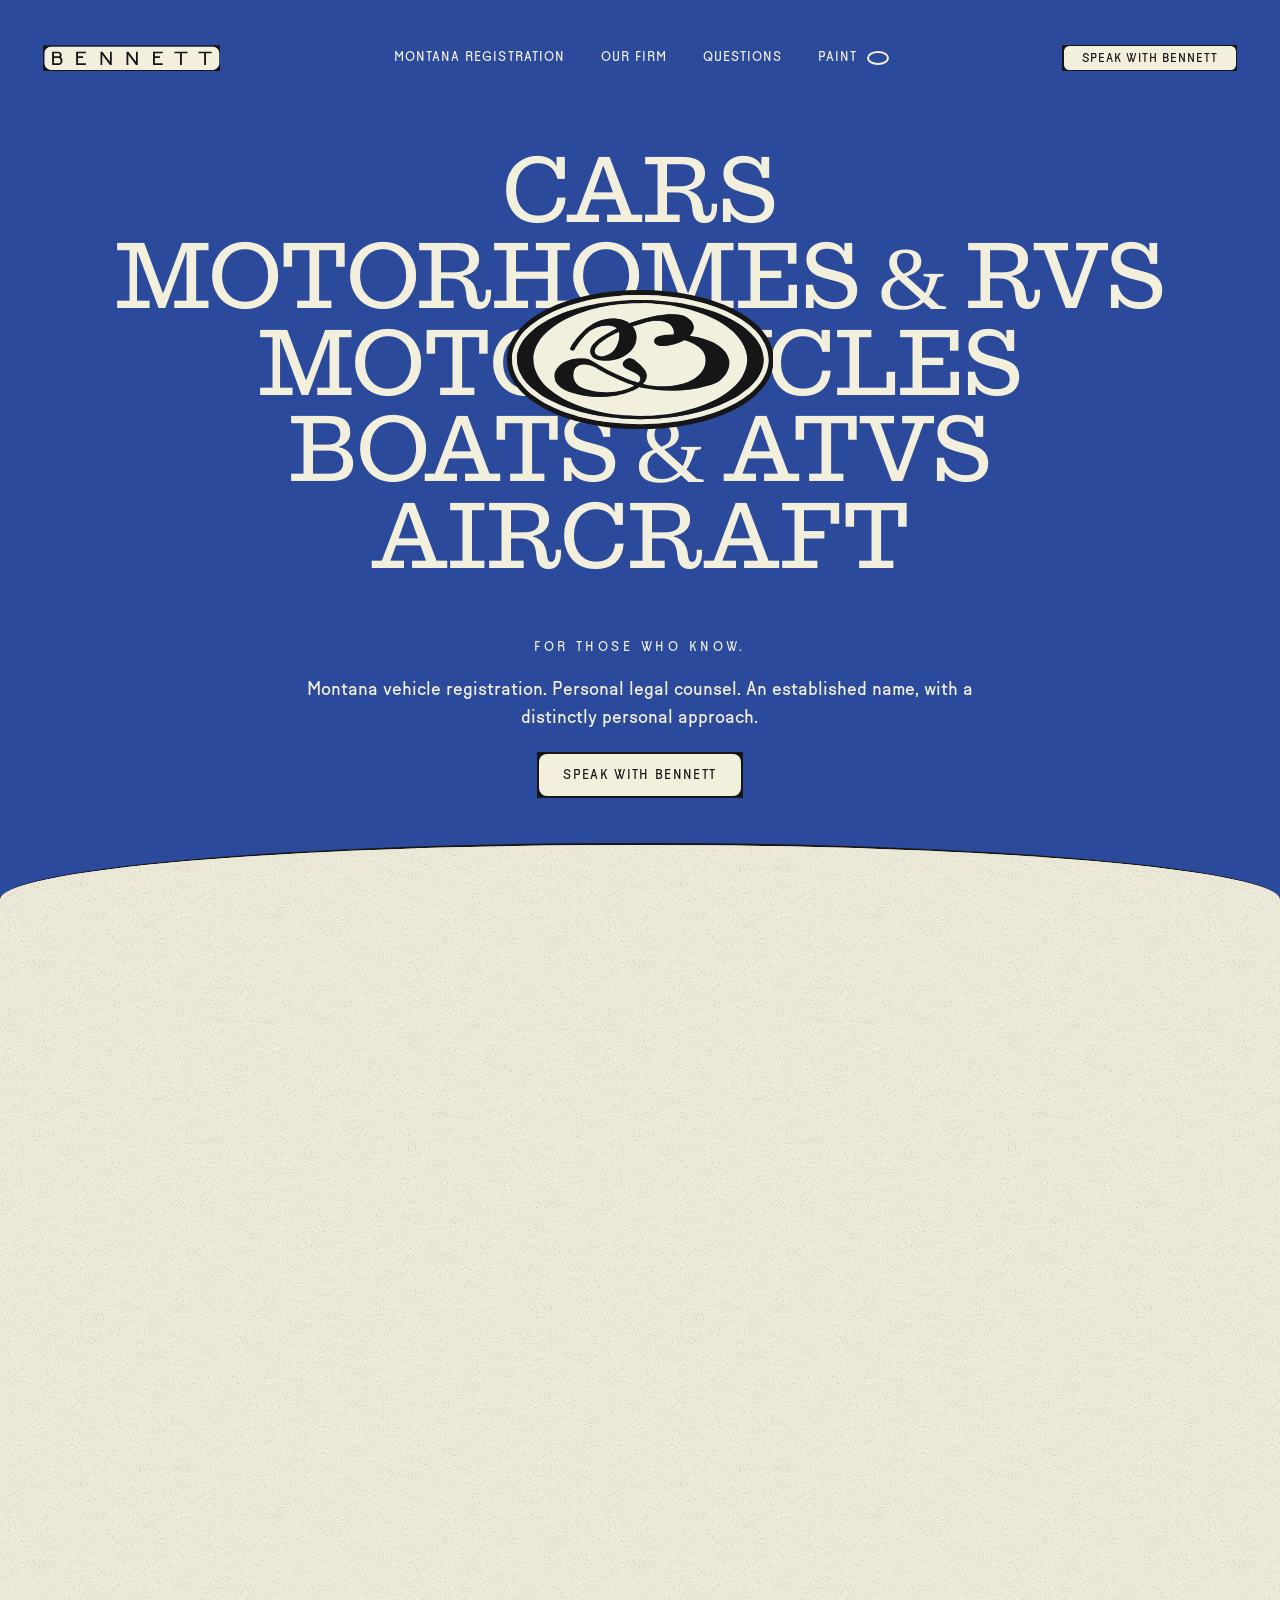
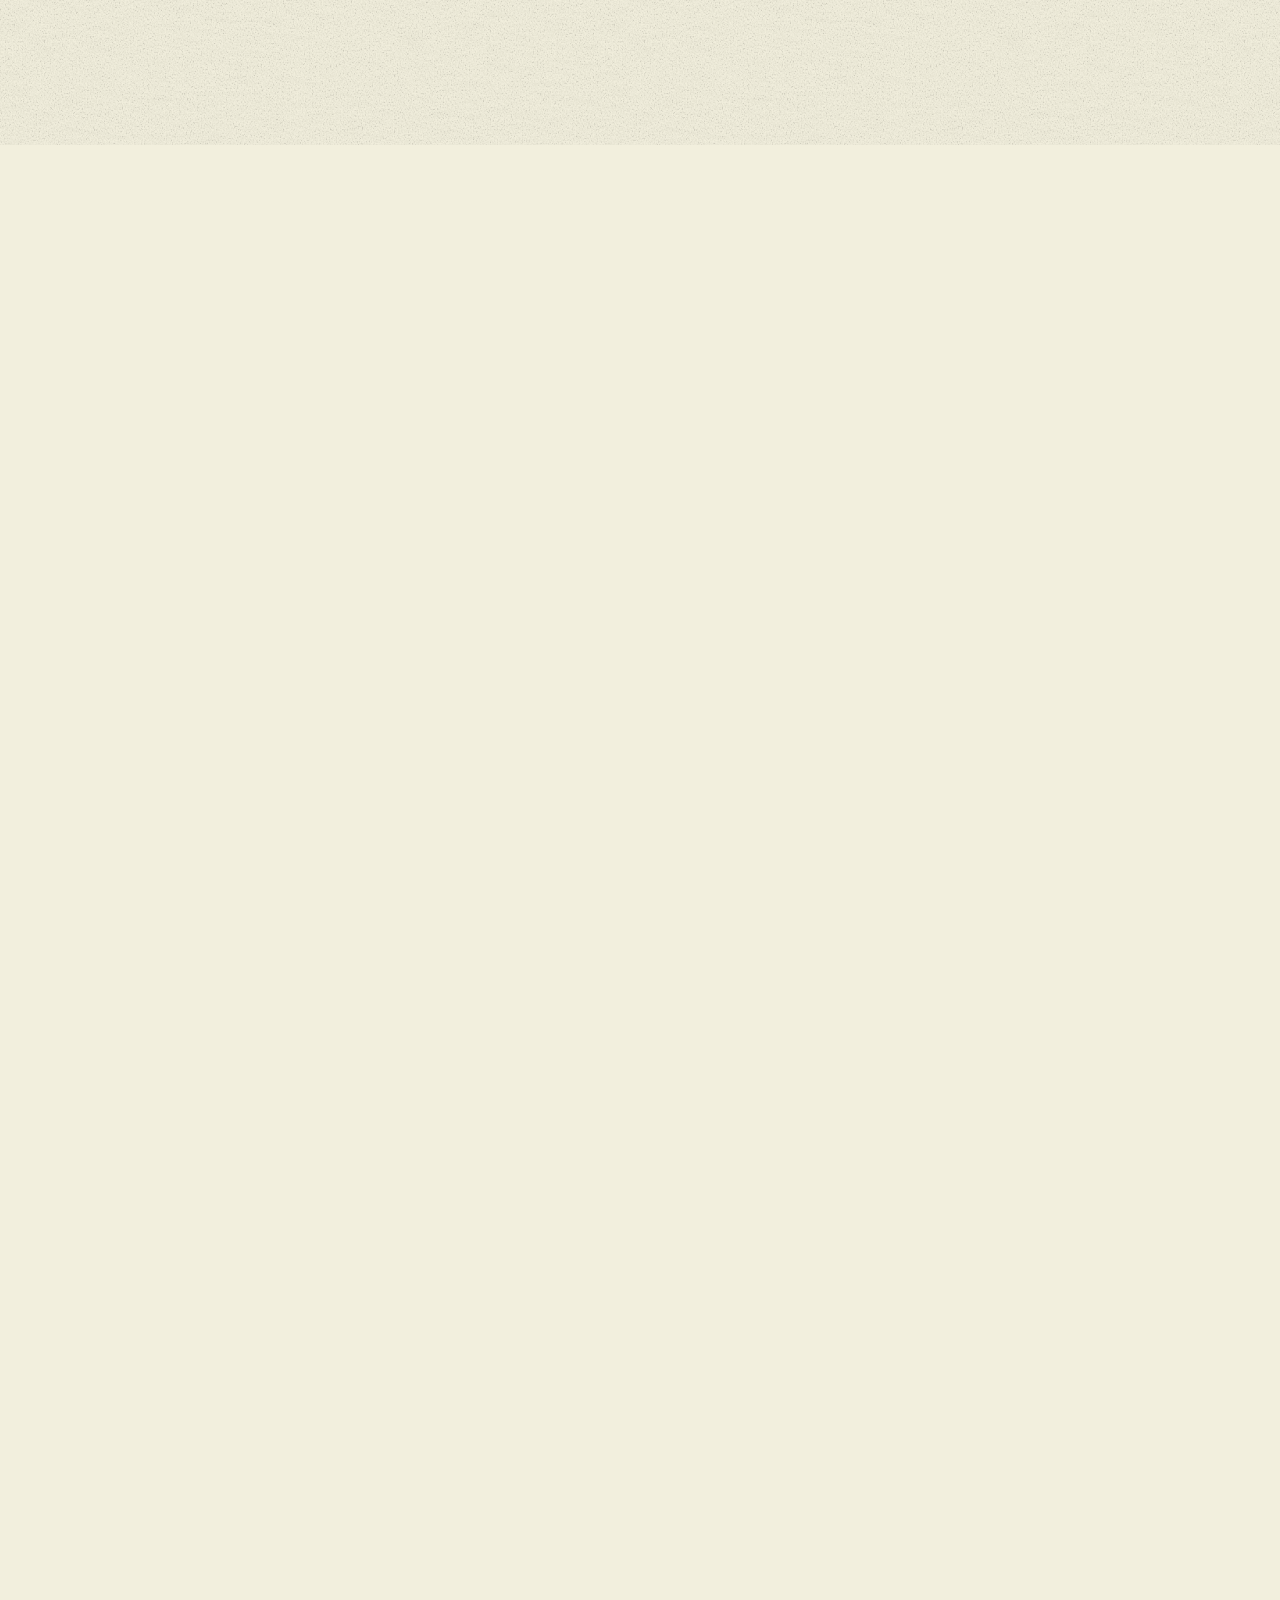
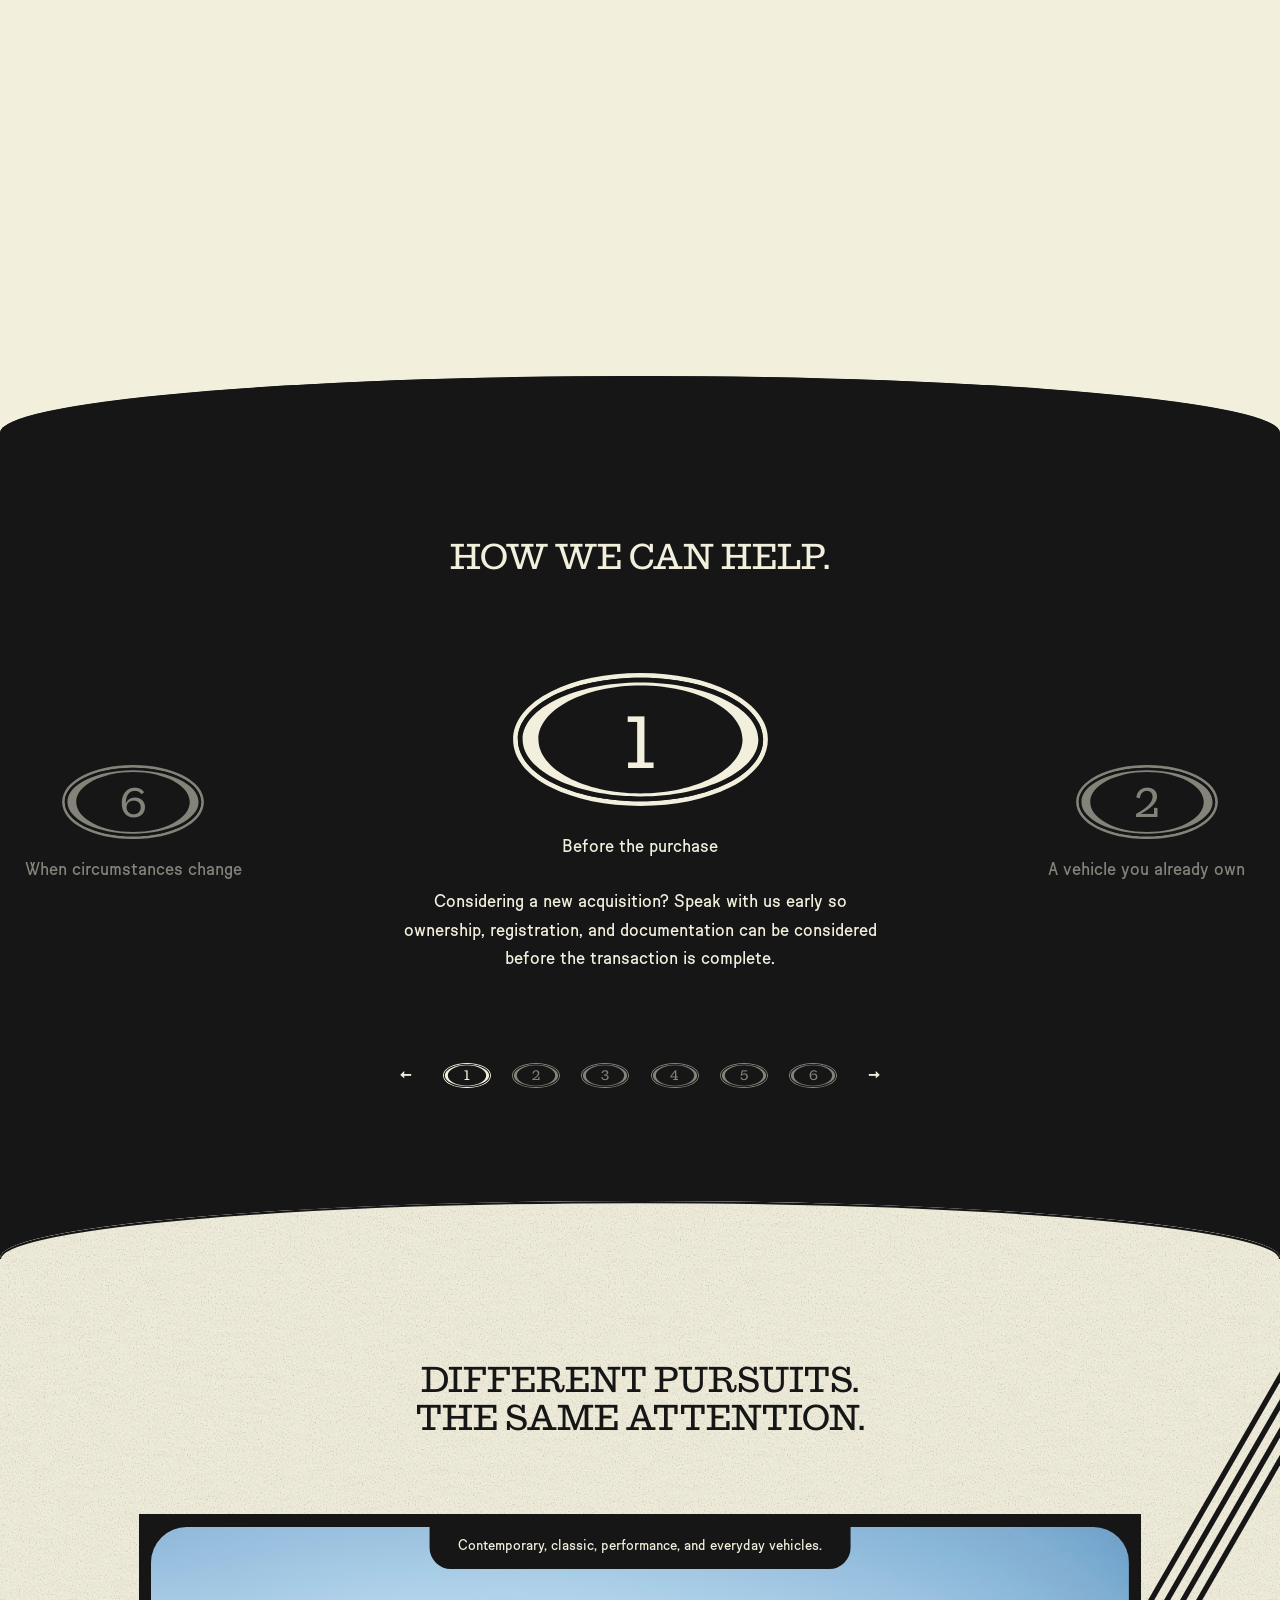
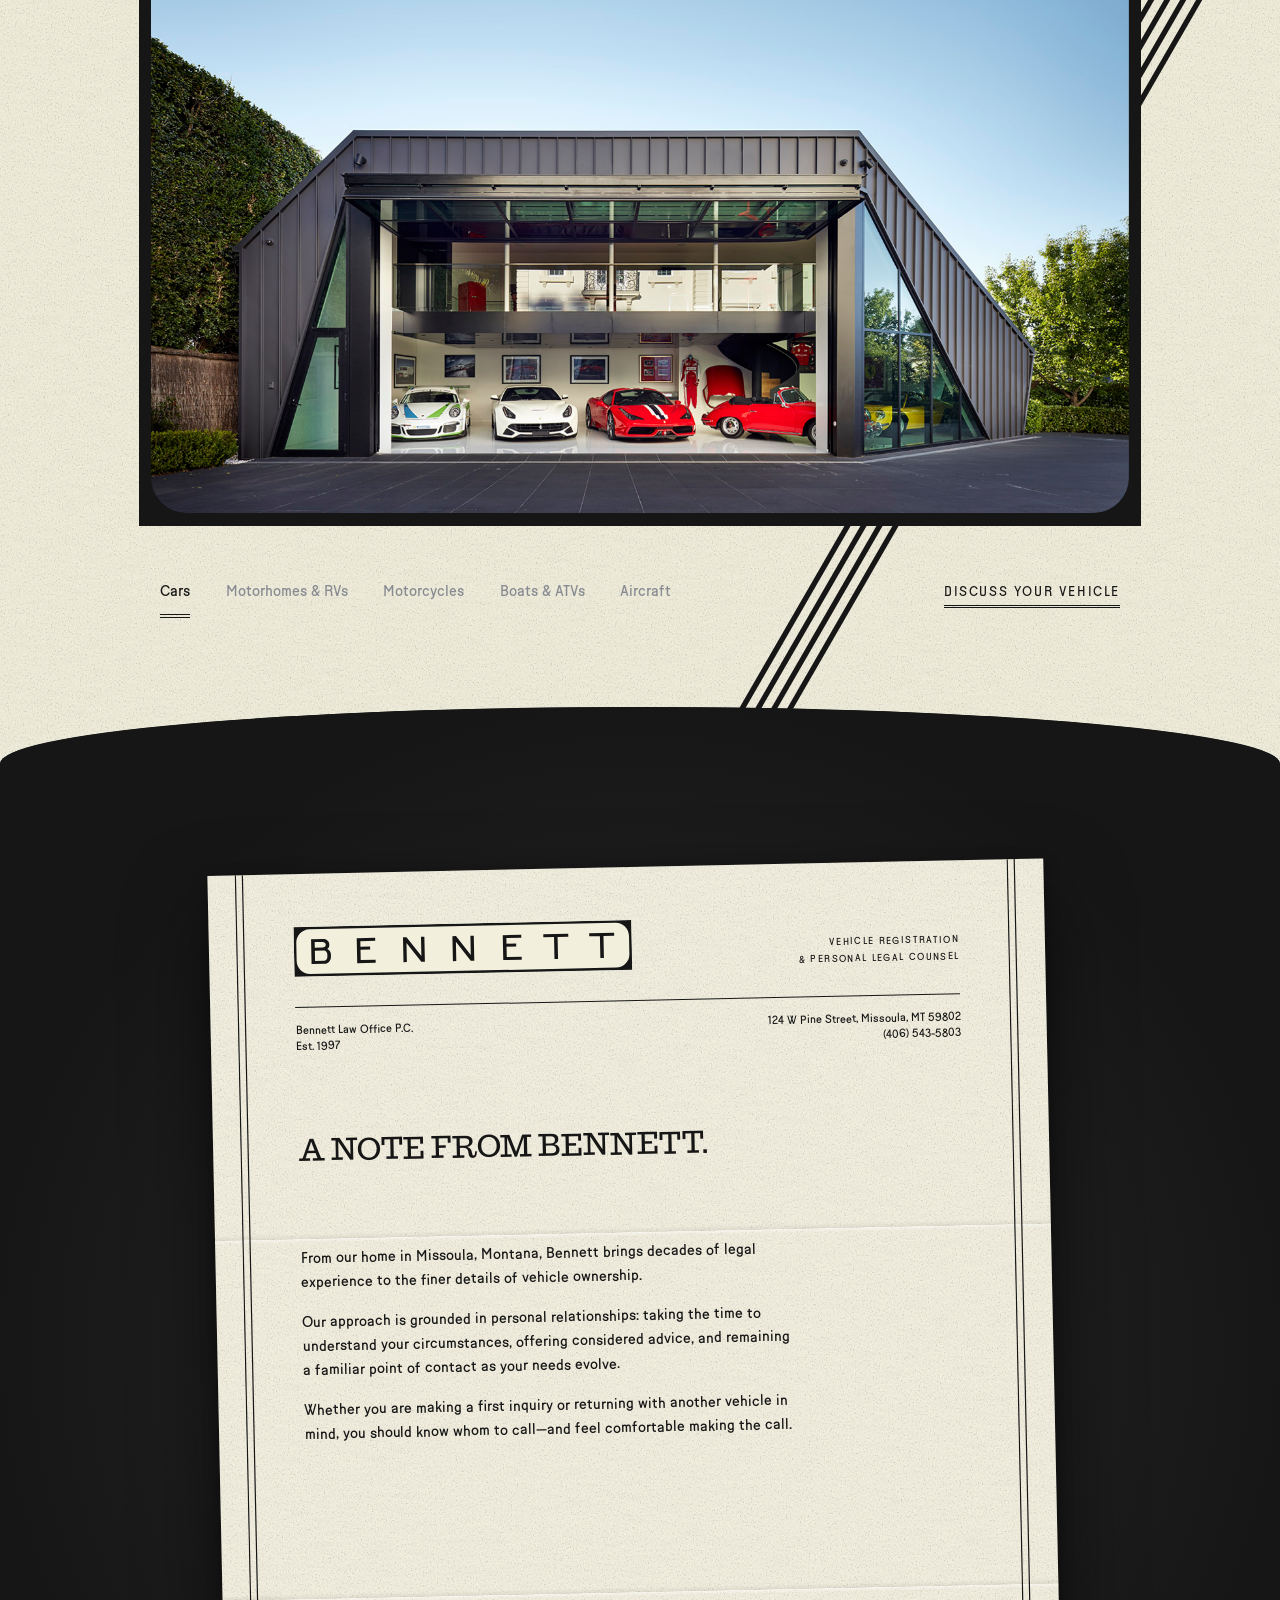
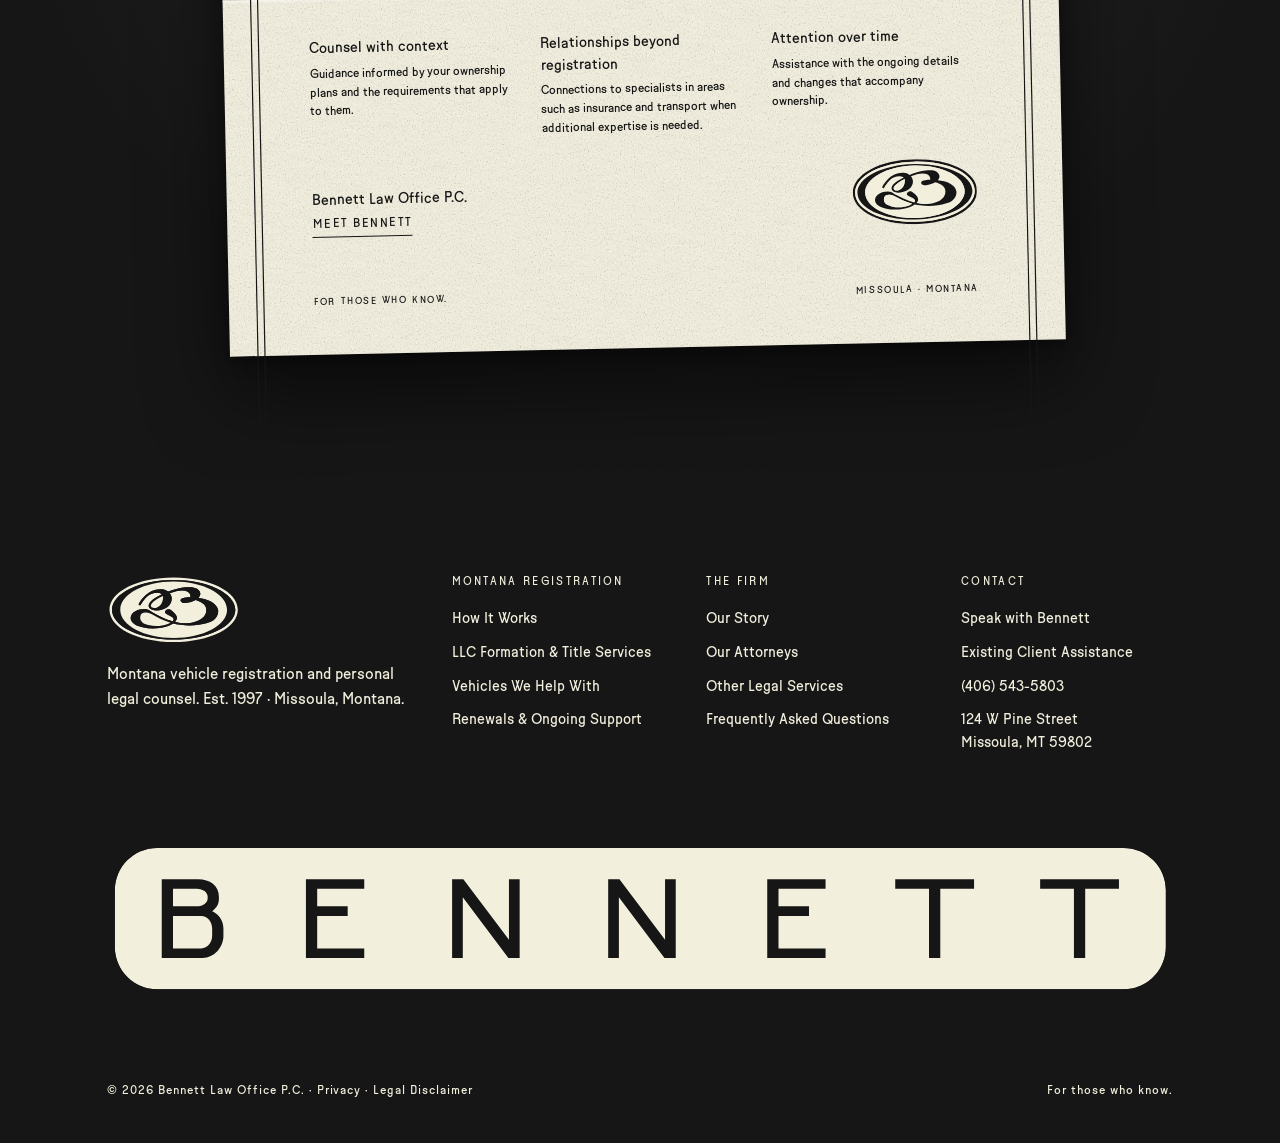
<file: index.html>
<!DOCTYPE html>

<html lang="en"><head><meta charset="utf-8"/><meta content="width=device-width, initial-scale=1" name="viewport"/><meta content="noindex,nofollow" name="robots"/><title>Bennett — For those who know</title><meta content="website" property="og:type"/><meta content="Bennett" property="og:site_name"/><meta content="Bennett — For those who know" property="og:title"/><meta content="Montana vehicle registration. Personal legal counsel. An established name, with a distinctly personal approach." property="og:description"/><meta content="https://bennett.anchovies.space/" property="og:url"/><meta content="https://bennett.anchovies.space/assets/round-two/bennett-share-solid.png" property="og:image"/><meta content="1200" property="og:image:width"/><meta content="630" property="og:image:height"/><meta content="Bennett wordmark on a solid Bennett blue background" property="og:image:alt"/><meta content="summary_large_image" name="twitter:card"/><meta content="Bennett — For those who know" name="twitter:title"/><meta content="Montana vehicle registration and personal legal counsel." name="twitter:description"/><meta content="https://bennett.anchovies.space/assets/round-two/bennett-share-solid.png" name="twitter:image"/><meta content="Montana vehicle registration and personal legal counsel. Bennett Law Office, Missoula, Montana." name="description"/><link href="assets/svg/logo.svg" rel="icon" type="image/svg+xml"/><link as="font" crossorigin="" href="assets/fonts/successor-light.otf" rel="preload" type="font/otf"/><link as="font" crossorigin="" href="assets/fonts/malamocco-regular.otf" rel="preload" type="font/otf"/><link href="css/paper.css" rel="stylesheet"/><link href="css/round-two.css?v=hero-no-fade1" rel="stylesheet"/><link href="css/paint.css?v=plain-chips1" rel="stylesheet"/><script src="js/paint.js?v=olive1"></script><script>if(!matchMedia('(prefers-reduced-motion: reduce)').matches&&(!location.hash||location.hash==='#hero')){document.documentElement.classList.add('opening-pending');setTimeout(()=>document.documentElement.classList.remove('opening-pending'),4500);}</script></head><body><a class="skip-link" href="#montana">Skip to content</a><div class="p0 page" id="page"><section class="p1 hero" id="hero"><header class="p2 site-header"><a aria-label="Bennett home" href="#hero"><svg class="p3" height="442" id="_18Y-0__t6kjsu0" version="1.1" viewBox="0 0 3000 442" width="3000" xmlns="http://www.w3.org/2000/svg"><path d="M2978.013,140.967v160.065c0,65.565-53.121,118.73-118.73,118.73H140.717c-65.565,0-118.73-53.165-118.73-118.73v-160.065c0-65.61,53.165-118.73,118.73-118.73h2718.566c65.609,0,118.73,53.12,118.73,118.73Z" fill="#F2EFDD"></path><path d="M0,.25v441.499h3000V.25H0ZM2978.013,301.033c0,65.565-53.121,118.73-118.73,118.73H140.717c-65.565,0-118.73-53.165-118.73-118.73v-160.065c0-65.61,53.165-118.73,118.73-118.73h2718.566c65.609,0,118.73,53.12,118.73,118.73v160.065Z" fill="#161616"></path><g><path d="M559.461,110.168h164.02v26.914h-132.356v49.538h85.741v26.915h-85.741v91.367h132.356v26.914h-164.02V110.168Z" fill="#161616"></path><path d="M970.578,331.816V110.168h31.664l128.239,170.669V110.168h30.081v221.648h-31.664l-128.239-170.67v170.67h-30.081Z" fill="#161616"></path><path d="M1409.559,331.816V110.168h31.664l128.239,170.669V110.168h30.081v221.648h-31.664l-128.239-170.67v170.67h-30.081Z" fill="#161616"></path><path d="M1856.9,110.168h164.019v26.914h-132.356v49.538h85.743v26.915h-85.743v91.367h132.356v26.914h-164.019V110.168Z" fill="#161616"></path><path d="M2311.91,137.082h-94.993v-26.914h221.648v26.914h-94.991v194.734h-31.664v-194.734Z" fill="#161616"></path><path d="M2719.454,137.082h-94.993v-26.914h221.648v26.914h-94.991v194.734h-31.664v-194.734Z" fill="#161616"></path><path d="M153.897,110.168h102.592c32.613,0,58.261,17.063,58.261,49.361v5.066c0,15.832-5.383,25.033-18.683,35.483,21.532,10.765,31.349,28.937,31.349,48.886v20.51c0,32.297-25.648,62.343-58.262,62.343h-115.257V110.168ZM283.086,164.384v-5.066c0-11.961-12.666-22.236-30.713-22.236h-66.811v49.538h66.811c18.047,0,30.713-10.275,30.713-22.236ZM295.752,269.474v-20.51c0-18.365-12.666-35.428-30.714-35.428h-79.477v91.367h79.477c18.048,0,30.714-17.063,30.714-35.428Z" fill="#161616"></path></g></svg></a><nav aria-label="Main navigation" class="p4 desktop-nav"><a class="p5" href="#montana">Montana Registration</a><a class="p6" href="our-firm.html">Our Firm</a><a class="p7" href="#questions">Questions</a></nav><a class="p9 header-cta" href="#contact"><div class="p10"><div class="p11">Speak with Bennett</div></div></a><button aria-controls="mobile-menu" aria-expanded="false" class="menu-toggle">Menu <span aria-hidden="true" class="menu-bars"></span></button></header><div class="p12 billboard"><h1 aria-label="Cars, Motorhomes and RVs, Motorcycles, Boats and ATVs, Aircraft" class="p13 vehicle-list"><span aria-hidden="true" class="vehicle-track"><span class="vehicle-line">Cars</span><span class="vehicle-line">Motorhomes &amp; RVs</span><span class="vehicle-line">Motorcycles</span><span class="vehicle-line">Boats &amp; ATVs</span><span class="vehicle-line">Aircraft</span><span class="vehicle-line">Cars</span><span class="vehicle-line">Motorhomes &amp; RVs</span><span class="vehicle-line">Motorcycles</span><span class="vehicle-line">Boats &amp; ATVs</span><span class="vehicle-line">Aircraft</span></span></h1><div class="p14 hero-seal"><svg class="p15" height="1566" id="_19K-0__qcyb0t0" version="1.1" viewBox="0 0 3000 1566" width="3000" xmlns="http://www.w3.org/2000/svg"><path d="M2550.741,216.745C2273.419,77.203,1900.081.311,1500.002.311S726.581,77.203,449.259,216.745C159.64,362.529,0,563.545,0,782.905s159.64,420.571,449.259,566.35c277.322,139.542,650.665,216.434,1050.744,216.434s773.417-76.892,1050.739-216.434c289.815-145.779,449.259-346.99,449.259-566.35s-159.444-420.376-449.259-566.16ZM1500.002,1509.485c-809.524,0-1443.794-319.089-1443.794-726.581S690.479,56.52,1500.002,56.52s1443.794,319.084,1443.794,726.385-634.27,726.581-1443.794,726.581Z" fill="#161616"></path><path d="M1500.002,56.52C690.479,56.52,56.209,375.603,56.209,782.905s634.27,726.581,1443.794,726.581,1443.794-319.089,1443.794-726.581S2309.526,56.52,1500.002,56.52ZM1500.002,1453.277c-765.031,0-1387.59-300.74-1387.59-670.372S734.971,112.723,1500.002,112.723s1387.585,300.545,1387.585,670.181-622.559,670.372-1387.585,670.372Z" fill="#F2EFDD"></path><path d="M1500.002,112.723C734.971,112.723,112.412,413.268,112.412,782.905s622.559,670.372,1387.59,670.372,1387.585-300.74,1387.585-670.372S2265.029,112.723,1500.002,112.723ZM1500.002,1417.761c-662.572,0-1201.602-284.74-1201.602-634.856S837.43,147.853,1500.002,147.853s1201.407,285.126,1201.407,635.052-538.839,634.856-1201.407,634.856Z" fill="#161616"></path><path d="M1500.002,147.853c-662.572,0-1201.602,285.126-1201.602,635.052s539.03,634.856,1201.602,634.856,1201.407-284.74,1201.407-634.856S2162.57,147.853,1500.002,147.853ZM2387.199,1022.562c-24.981,18.149-69.869,37.079-133.296,55.813-185.011,54.45-389.148,69.673-590.359,43.52-77.869-9.953-136.807-20.297-175.253-30.446-69.869,48.79-176.23,84.897-299.963,101.678-49.957,6.833-100.701,10.149-150.858,10.149-80.99,0-161.007-8.781-235.359-26.344-28.107-6.246-55.427-13.856-81.576-22.637-95.827-32.009-148.519-78.264-172.133-125.491-16.591-33.176-18.539-66.939-10.93-96.408,11.907-46.055,47.423-87.822,100.506-117.682,55.623-31.423,127.049-48.204,206.481-48.204,69.869,1.758,101.482,21.86,149.3,52.302,15.609,10.149,33.562,21.47,55.032,33.567,102.654,57.767,242.587,136.421,427.399,189.89,6.833-6.046,16.591-16.39,18.153-18.539,12.683-24.004,3.707-53.083-22.832-71.818-24.004-17.172-52.697-30.837-80.408-44.106-45.474-21.855-81.38-39.032-87.627-67.72-3.121-14.832,2.54-29.274,16.976-43.325,22.056-20.883,46.255-30.251,71.627-27.325,18.539,1.954,35.911,10.539,51.716,25.176,13.856,10.539,27.516,21.665,40.009,33.372,39.032,36.107,87.822,80.994,89.385,135.64.972,31.027-12.688,60.887-41.962,91.529l-1.558,1.563c21.855,5.07,51.716,11.121,87.622,17.367,126.273,22.637,253.708,15.028,368.66-21.47,139.928-44.497,222.09-116.315,244.145-213.504,15.418-67.72.391-126.073-44.302-173.3-50.939-53.864-132.319-84.506-192.621-101.096-56.795,33.767-138.956,57.571-226.388,65.381-42.348,3.902-76.892-5.465-97.189-26.153-11.125-11.316-16.004-23.223-14.832-35.906,4.488-52.306,118.268-64.208,185.597-66.748,10.344-.195,21.47-.195,33.176,0,7.419-24.59,3.707-51.716-10.735-80.403-23.028-45.474-77.673-70.455-162.37-74.162-48.009-2.149-97.389,3.902-146.179,17.953-43.52,12.493-101.678,29.665-141.682,43.716,20.097,24.786,33.567,53.278,40.004,84.897,20.102,96.408-31.418,219.36-191.253,276.15-126.073,45.474-257.615,33.372-306.014-27.907-15.609-19.711-21.465-41.958-17.367-66.353,8.195-48.595,54.836-101.482,134.854-152.812,48.985-31.613,104.217-61.669,164.133-89.971-4.879-4.879-10.735-9.172-16.981-13.074-22.637-13.465-54.841-19.907-95.045-19.516-80.013.977-158.272,30.251-215.067,80.213-76.892,67.72-127.045,147.147-150.077,188.523-5.46,9.758-20.297,14.832-32.2,10.735-7.023-2.344-12.493-7.223-14.832-13.27-2.149-5.465-1.758-11.125,1.172-16.2,46.25-83.334,220.923-353.046,519.123-327.479,55.818,4.293,105.389,22.246,143.835,51.52,139.147-51.716,276.54-84.501,391.492-95.822,115.729-11.707,208.625-2.339,257.415,30.641,15.028,10.344,27.907,21.269,38.251,32.59,36.888,39.227,46.055,83.529,25.762,127.831-7.419,16.004-18.539,31.814-33.376,47.032,54.45,8.005,104.999,18.735,150.863,31.814,177.593,51.716,279.661,140.71,295.275,257.806l.195,1.949c0,85.287-40.009,159.449-115.533,214.876Z" fill="#F2EFDD"></path><path d="M2502.537,805.737c-15.614-117.096-117.682-206.09-295.275-257.806-45.865-13.079-96.413-23.809-150.863-31.814,14.837-15.218,25.958-31.027,33.376-47.032,20.293-44.302,11.125-88.603-25.762-127.831-10.344-11.321-23.223-22.246-38.251-32.59-48.79-32.981-141.686-42.348-257.415-30.641-114.952,11.321-252.345,44.106-391.492,95.822-38.446-29.274-88.017-47.227-143.835-51.52-298.2-25.567-472.872,244.145-519.123,327.479-2.93,5.074-3.321,10.735-1.172,16.2,2.339,6.046,7.809,10.925,14.832,13.27,11.902,4.098,26.739-.977,32.2-10.735,23.032-41.376,73.185-120.803,150.077-188.523,56.795-49.962,135.054-79.236,215.067-80.213,40.204-.391,72.408,6.051,95.045,19.516,6.246,3.902,12.102,8.195,16.981,13.074-59.915,28.302-115.147,58.357-164.133,89.971-80.018,51.33-126.659,104.217-134.854,152.812-4.098,24.395,1.758,46.641,17.367,66.353,48.399,61.278,179.942,73.38,306.014,27.907,159.835-56.79,211.355-179.742,191.253-276.15-6.437-31.618-19.907-60.111-40.004-84.897,40.004-14.051,98.161-31.223,141.682-43.716,48.79-14.051,98.171-20.102,146.179-17.953,84.696,3.707,139.342,28.688,162.37,74.162,14.442,28.688,18.153,55.813,10.735,80.403-11.707-.195-22.832-.195-33.176,0-67.329,2.54-181.109,14.442-185.597,66.748-1.172,12.683,3.707,24.59,14.832,35.906,20.297,20.688,54.841,30.055,97.189,26.153,87.431-7.809,169.593-31.613,226.388-65.381,60.301,16.591,141.682,47.232,192.621,101.096,44.692,47.227,59.72,105.58,44.302,173.3-22.056,97.189-104.217,169.007-244.145,213.504-114.952,36.497-242.387,44.106-368.66,21.47-35.906-6.246-65.766-12.298-87.622-17.367l1.558-1.563c29.274-30.641,42.934-60.502,41.962-91.529-1.563-54.646-50.353-99.534-89.385-135.64-12.493-11.707-26.153-22.832-40.009-33.372-15.804-14.637-33.176-23.223-51.716-25.176-25.372-2.925-49.571,6.442-71.627,27.325-14.437,14.051-20.097,28.493-16.976,43.325,6.246,28.688,42.153,45.865,87.627,67.72,27.711,13.27,56.404,26.935,80.408,44.106,26.539,18.735,35.516,47.813,22.832,71.818-1.563,2.149-11.321,12.493-18.153,18.539-184.811-53.469-324.744-132.124-427.399-189.89-21.47-12.097-39.423-23.418-55.032-33.567-47.818-30.441-79.431-50.543-149.3-52.302-79.431,0-150.858,16.781-206.481,48.204-53.083,29.86-88.599,71.627-100.506,117.682-7.609,29.469-5.66,63.232,10.93,96.408,23.614,47.227,76.306,93.482,172.133,125.491,26.148,8.781,53.469,16.39,81.576,22.637,74.352,17.563,154.37,26.344,235.359,26.344,50.157,0,100.901-3.316,150.858-10.149,123.733-16.781,230.094-52.888,299.963-101.678,38.446,10.149,97.385,20.493,175.253,30.446,201.211,26.153,405.348,10.93,590.359-43.52,63.427-18.735,108.315-37.665,133.296-55.813,75.524-55.427,115.533-129.589,115.533-214.876l-.195-1.949ZM1259.955,537.587c-13.079,84.31-48.595,144.417-105.389,179.156-18.735,11.321-39.813,19.907-62.646,25.176-30.446,6.833-62.255,1.758-83.138-13.66-4.488-3.316-8.391-7.028-11.511-10.93-8.391-10.735-11.516-23.028-9.172-36.883,6.046-35.716,46.837-79.627,115.143-123.538,46.055-29.469,98.166-57.962,155.347-84.897,4.879,18.153,5.27,40.204,1.367,65.576ZM1350.897,1110.384c-128.998,46.641-278.494,51.911-421.348,14.828-57.185-15.028-98.947-32.395-124.319-51.911-38.446-29.469-57.962-66.743-57.962-110.068,0-54.45,18.344-91.143,54.45-108.705,17.563-8.586,39.618-12.879,65.962-12.879,5.27,0,10.539.191,16.2.581,39.227,2.344,78.455,13.86,113.584,33.181l23.418,13.074c98.947,55.813,233.411,131.342,408.859,185.988-23.028,13.074-49.376,25.176-78.845,35.911Z" fill="#161616"></path><path d="M1259.955,537.587c-13.079,84.31-48.595,144.417-105.389,179.156-18.735,11.321-39.813,19.907-62.646,25.176-30.446,6.833-62.255,1.758-83.138-13.66-4.488-3.316-8.391-7.028-11.511-10.93-8.391-10.735-11.516-23.028-9.172-36.883,6.046-35.716,46.837-79.627,115.143-123.538,46.055-29.469,98.166-57.962,155.347-84.897,4.879,18.153,5.27,40.204,1.367,65.576Z" fill="#F2EFDD"></path><path d="M1429.743,1074.473c-23.028,13.074-49.376,25.176-78.845,35.911-128.998,46.641-278.494,51.911-421.348,14.828-57.185-15.028-98.947-32.395-124.319-51.911-38.446-29.469-57.962-66.743-57.962-110.068,0-54.45,18.344-91.143,54.45-108.705,17.563-8.586,39.618-12.879,65.962-12.879,5.27,0,10.539.191,16.2.581,39.227,2.344,78.455,13.86,113.584,33.181l23.418,13.074c98.947,55.813,233.411,131.342,408.859,185.988Z" fill="#F2EFDD"></path></svg></div><button aria-label="Pause vehicle animation" aria-pressed="false" class="motion-toggle">Ⅱ</button></div><div class="p16 hero-below"><div class="p17">For those who know.</div><div class="p18">Montana vehicle registration. Personal legal counsel. An established name, with a distinctly personal approach.</div><a class="p19 hero-cta" href="#contact"><div class="p20"><div class="p21">Speak with Bennett</div></div></a></div></section><section class="p22 montana" id="montana"><h2 class="p23 adv-title reveal-left">A Montana advantage.</h2><h2 class="p24 company-title reveal-right">In good company.</h2><div class="p25 adv-intro reveal-left">Montana’s lack of a general sales tax makes it a compelling place to explore vehicle ownership. Whether a Montana LLC is appropriate for you deserves a closer look.</div><a class="p27 adv-link reveal-left" href="#questions"><div class="p28">Understand the Montana approach</div></a><div aria-label="Bennett office at 124 W Pine Street" class="p30 office reveal-right" role="img"></div><div class="p31 company-body reveal-right">We consider your circumstances, explain the relevant requirements, and help you understand the next steps. When the arrangement is right, we attend to the entity formation, title work, and registration.</div><a class="p32 company-cta reveal-right" href="#contact"><div class="p33"><div class="p34">Speak with Bennett</div></div></a><div class="p35 company-address reveal-right">124 W Pine Street, Missoula · (406) 543-5803</div><svg class="p36 center-stripes" height="1340" preserveaspectratio="none" viewBox="0 0 28 1340" width="28" xmlns="http://www.w3.org/2000/svg"><g><rect fill="#161616" height="1340" width="4" x="0" y="0"></rect><rect fill="#161616" height="1340" width="4" x="8" y="0"></rect><rect fill="#161616" height="1340" width="4" x="16" y="0"></rect><rect fill="#161616" height="1340" width="4" x="24" y="0"></rect></g></svg></section><section class="p37 situations" id="situations"><div class="p38 situations-heading"><h2 class="p39">Whatever brings you here, begin with a conversation.</h2><div class="p40">A forthcoming purchase. A financing question. A change in plans. Good advice starts with the particulars.</div></div><div aria-label="Six ways Bennett can help. Scroll horizontally or use arrow keys." class="p41 cards-track" tabindex="0"><article class="p42 situation-card" id="situation-0"><div class="p43"><h3 class="p44">Before the purchase</h3><div class="p45">Considering a new acquisition? Speak with us early so ownership, registration, and documentation can be considered before the transaction is complete.</div></div><svg class="p46" height="280" viewBox="0 0 10 280" width="10" xmlns="http://www.w3.org/2000/svg"><path d="M1 0V280 M9 0V280" fill="#000000" stroke="#161616" stroke-width="1.5"></path></svg></article><article class="p47 situation-card" id="situation-1"><div class="p48"><h3 class="p49">A vehicle you already own</h3><div class="p50">You do not have to be buying something new to explore Montana registration. We can review your current ownership and advise on the available next steps.</div></div><svg class="p51" height="280" viewBox="0 0 10 280" width="10" xmlns="http://www.w3.org/2000/svg"><path d="M1 0V280 M9 0V280" fill="#000000" stroke="#F2EFDD" stroke-width="1.5"></path></svg></article><article class="p52 situation-card" id="situation-2"><div class="p53"><h3 class="p54">Financing to account for</h3><div class="p55">A financed vehicle brings additional requirements. We help you understand the lender permissions and documentation involved in ownership through an LLC.</div></div><svg class="p56" height="280" viewBox="0 0 10 280" width="10" xmlns="http://www.w3.org/2000/svg"><path d="M1 0V280 M9 0V280" fill="#000000" stroke="#161616" stroke-width="1.5"></path></svg></article><article class="p57 situation-card" id="situation-3"><div class="p58"><h3 class="p59">Another vehicle in mind</h3><div class="p60">When you add a vehicle, we can review how it fits within your existing arrangement and help with the associated title and registration work.</div></div><svg class="p61" height="280" viewBox="0 0 10 280" width="10" xmlns="http://www.w3.org/2000/svg"><path d="M1 0V280 M9 0V280" fill="#000000" stroke="#F2EFDD" stroke-width="1.5"></path></svg></article><article class="p62 situation-card" id="situation-4"><div class="p63"><h3 class="p64">The details that come around again</h3><div class="p65">Registration renewals and ongoing LLC requirements deserve consistent attention. We help you keep up with the obligations associated with your arrangement.</div></div><svg class="p66" height="280" viewBox="0 0 10 280" width="10" xmlns="http://www.w3.org/2000/svg"><path d="M1 0V280 M9 0V280" fill="#000000" stroke="#161616" stroke-width="1.5"></path></svg></article><article class="p67 situation-card" id="situation-5"><div class="p68"><h3 class="p69">When circumstances change</h3><div class="p70">A move, a sale, or a different approach to ownership may call for changes. We can assist with registration transitions and winding up an entity when it is no longer needed.</div></div><svg class="p71" height="280" viewBox="0 0 10 280" width="10" xmlns="http://www.w3.org/2000/svg"><path d="M1 0V280 M9 0V280" fill="#000000" stroke="#F2EFDD" stroke-width="1.5"></path></svg></article></div><div class="p72 cards-indicator"><div class="p73"><div class="p74 cards-progress"></div></div><button aria-label="Next situation" class="p75 next-card">Scroll</button></div></section><section class="p76 vehicles" id="vehicles"><h2 class="p77 gallery-heading"><div class="p78">Different pursuits.</div><div class="p79">The same attention.</div></h2><div class="p80 gallery-intro">The car you have been looking for. The motorhome for what comes next. The motorcycle you make time to ride.</div><button aria-label="Enlarge Cars photograph" class="p81 gallery-photo" id="vehicle-panel" role="tabpanel" type="button"><div aria-label="Modern private garage by Architects Ink" class="p82 gallery-image" role="img"></div></button><div aria-live="polite" class="p83 gallery-tooltip"><div class="p84">Cars</div><div class="p85">Contemporary, classic, performance, and everyday vehicles.</div></div><div class="p86 gallery-switcher"><div aria-label="Vehicle categories" class="p87 vehicle-tabs" role="tablist"><button aria-controls="vehicle-panel" aria-selected="true" class="p88" data-vehicle="0" role="tab" tabindex="0" type="button"><div class="p89">Cars</div></button><button aria-controls="vehicle-panel" aria-selected="false" class="p90" data-vehicle="1" role="tab" tabindex="-1" type="button"><div class="p91">Motorhomes &amp; RVs</div></button><button aria-controls="vehicle-panel" aria-selected="false" class="p92" data-vehicle="2" role="tab" tabindex="-1" type="button"><div class="p93">Motorcycles</div></button><button aria-controls="vehicle-panel" aria-selected="false" class="p94" data-vehicle="3" role="tab" tabindex="-1" type="button"><div class="p95">Boats &amp; ATVs</div></button><button aria-controls="vehicle-panel" aria-selected="false" class="p96" data-vehicle="4" role="tab" tabindex="-1" type="button"><div class="p97">Aircraft</div></button></div><a class="p98" href="#contact"><div class="p99">Discuss your vehicle</div></a></div></section><section class="p100 firm" id="firm"><div class="p101 letter-sheet"><div class="p102 fold-one"></div><div class="p103 fold-two"></div><svg class="p104 rule-left" height="1216" viewBox="0 0 10 1216" width="10" xmlns="http://www.w3.org/2000/svg"><path d="M1 0V1216 M8 0V1216" fill="#000000" stroke="#161616" stroke-width="1.2"></path></svg><svg class="p105 rule-right" height="1216" viewBox="0 0 10 1216" width="10" xmlns="http://www.w3.org/2000/svg"><path d="M1 0V1216 M8 0V1216" fill="#000000" stroke="#161616" stroke-width="1.2"></path></svg><div class="p106 letter-lockup"><svg class="p107" height="442" id="_1ND-0__t6kjsu0" version="1.1" viewBox="0 0 3000 442" width="3000" xmlns="http://www.w3.org/2000/svg"><path d="M2978.013,140.967v160.065c0,65.565-53.121,118.73-118.73,118.73H140.717c-65.565,0-118.73-53.165-118.73-118.73v-160.065c0-65.61,53.165-118.73,118.73-118.73h2718.566c65.609,0,118.73,53.12,118.73,118.73Z" fill="#F2EFDD"></path><path d="M0,.25v441.499h3000V.25H0ZM2978.013,301.033c0,65.565-53.121,118.73-118.73,118.73H140.717c-65.565,0-118.73-53.165-118.73-118.73v-160.065c0-65.61,53.165-118.73,118.73-118.73h2718.566c65.609,0,118.73,53.12,118.73,118.73v160.065Z" fill="#161616"></path><g><path d="M559.461,110.168h164.02v26.914h-132.356v49.538h85.741v26.915h-85.741v91.367h132.356v26.914h-164.02V110.168Z" fill="#161616"></path><path d="M970.578,331.816V110.168h31.664l128.239,170.669V110.168h30.081v221.648h-31.664l-128.239-170.67v170.67h-30.081Z" fill="#161616"></path><path d="M1409.559,331.816V110.168h31.664l128.239,170.669V110.168h30.081v221.648h-31.664l-128.239-170.67v170.67h-30.081Z" fill="#161616"></path><path d="M1856.9,110.168h164.019v26.914h-132.356v49.538h85.743v26.915h-85.743v91.367h132.356v26.914h-164.019V110.168Z" fill="#161616"></path><path d="M2311.91,137.082h-94.993v-26.914h221.648v26.914h-94.991v194.734h-31.664v-194.734Z" fill="#161616"></path><path d="M2719.454,137.082h-94.993v-26.914h221.648v26.914h-94.991v194.734h-31.664v-194.734Z" fill="#161616"></path><path d="M153.897,110.168h102.592c32.613,0,58.261,17.063,58.261,49.361v5.066c0,15.832-5.383,25.033-18.683,35.483,21.532,10.765,31.349,28.937,31.349,48.886v20.51c0,32.297-25.648,62.343-58.262,62.343h-115.257V110.168ZM283.086,164.384v-5.066c0-11.961-12.666-22.236-30.713-22.236h-66.811v49.538h66.811c18.047,0,30.713-10.275,30.713-22.236ZM295.752,269.474v-20.51c0-18.365-12.666-35.428-30.714-35.428h-79.477v91.367h79.477c18.048,0,30.714-17.063,30.714-35.428Z" fill="#161616"></path></g></svg><div class="p108"><div class="p109">Vehicle Registration</div><div class="p110">&amp; Personal Legal Counsel</div></div></div><div class="p111 sender"><div class="p112">Bennett Law Office P.C.<br/>Est. 1997</div><div class="p113">124 W Pine Street, Missoula, MT 59802<br/>(406) 543-5803</div></div><h2 class="p114 letter-subject">A note from Bennett.</h2><div class="p115 letter-body"><div class="p116">From our home in Missoula, Montana, Bennett brings decades of legal experience to the finer details of vehicle ownership.</div><div class="p117">Our approach is grounded in personal relationships: taking the time to understand your circumstances, offering considered advice, and remaining a familiar point of contact as your needs evolve.</div><div class="p118">Whether you are making a first inquiry or returning with another vehicle in mind, you should know whom to call—and feel comfortable making the call.</div></div><div class="p119 letter-pillars"><div class="p120"><div class="p121">Counsel with context</div><div class="p122">Guidance informed by your ownership plans and the requirements that apply to them.</div></div><div class="p123"><div class="p124">Relationships beyond registration</div><div class="p125">Connections to specialists in areas such as insurance and transport when additional expertise is needed.</div></div><div class="p126"><div class="p127">Attention over time</div><div class="p128">Assistance with the ongoing details and changes that accompany ownership.</div></div></div><div class="p129 letter-signoff"><div class="p130">Bennett Law Office P.C.</div><a class="p131" href="our-firm.html"><div class="p132">Meet Bennett</div></a></div><div class="p133 letter-seal"><svg class="p134" height="1566" id="_1MF-0__qcyb0t0" version="1.1" viewBox="0 0 3000 1566" width="3000" xmlns="http://www.w3.org/2000/svg"><path d="M2550.741,216.745C2273.419,77.203,1900.081.311,1500.002.311S726.581,77.203,449.259,216.745C159.64,362.529,0,563.545,0,782.905s159.64,420.571,449.259,566.35c277.322,139.542,650.665,216.434,1050.744,216.434s773.417-76.892,1050.739-216.434c289.815-145.779,449.259-346.99,449.259-566.35s-159.444-420.376-449.259-566.16ZM1500.002,1509.485c-809.524,0-1443.794-319.089-1443.794-726.581S690.479,56.52,1500.002,56.52s1443.794,319.084,1443.794,726.385-634.27,726.581-1443.794,726.581Z" fill="#161616"></path><path d="M1500.002,56.52C690.479,56.52,56.209,375.603,56.209,782.905s634.27,726.581,1443.794,726.581,1443.794-319.089,1443.794-726.581S2309.526,56.52,1500.002,56.52ZM1500.002,1453.277c-765.031,0-1387.59-300.74-1387.59-670.372S734.971,112.723,1500.002,112.723s1387.585,300.545,1387.585,670.181-622.559,670.372-1387.585,670.372Z" fill="#F2EFDD"></path><path d="M1500.002,112.723C734.971,112.723,112.412,413.268,112.412,782.905s622.559,670.372,1387.59,670.372,1387.585-300.74,1387.585-670.372S2265.029,112.723,1500.002,112.723ZM1500.002,1417.761c-662.572,0-1201.602-284.74-1201.602-634.856S837.43,147.853,1500.002,147.853s1201.407,285.126,1201.407,635.052-538.839,634.856-1201.407,634.856Z" fill="#161616"></path><path d="M1500.002,147.853c-662.572,0-1201.602,285.126-1201.602,635.052s539.03,634.856,1201.602,634.856,1201.407-284.74,1201.407-634.856S2162.57,147.853,1500.002,147.853ZM2387.199,1022.562c-24.981,18.149-69.869,37.079-133.296,55.813-185.011,54.45-389.148,69.673-590.359,43.52-77.869-9.953-136.807-20.297-175.253-30.446-69.869,48.79-176.23,84.897-299.963,101.678-49.957,6.833-100.701,10.149-150.858,10.149-80.99,0-161.007-8.781-235.359-26.344-28.107-6.246-55.427-13.856-81.576-22.637-95.827-32.009-148.519-78.264-172.133-125.491-16.591-33.176-18.539-66.939-10.93-96.408,11.907-46.055,47.423-87.822,100.506-117.682,55.623-31.423,127.049-48.204,206.481-48.204,69.869,1.758,101.482,21.86,149.3,52.302,15.609,10.149,33.562,21.47,55.032,33.567,102.654,57.767,242.587,136.421,427.399,189.89,6.833-6.046,16.591-16.39,18.153-18.539,12.683-24.004,3.707-53.083-22.832-71.818-24.004-17.172-52.697-30.837-80.408-44.106-45.474-21.855-81.38-39.032-87.627-67.72-3.121-14.832,2.54-29.274,16.976-43.325,22.056-20.883,46.255-30.251,71.627-27.325,18.539,1.954,35.911,10.539,51.716,25.176,13.856,10.539,27.516,21.665,40.009,33.372,39.032,36.107,87.822,80.994,89.385,135.64.972,31.027-12.688,60.887-41.962,91.529l-1.558,1.563c21.855,5.07,51.716,11.121,87.622,17.367,126.273,22.637,253.708,15.028,368.66-21.47,139.928-44.497,222.09-116.315,244.145-213.504,15.418-67.72.391-126.073-44.302-173.3-50.939-53.864-132.319-84.506-192.621-101.096-56.795,33.767-138.956,57.571-226.388,65.381-42.348,3.902-76.892-5.465-97.189-26.153-11.125-11.316-16.004-23.223-14.832-35.906,4.488-52.306,118.268-64.208,185.597-66.748,10.344-.195,21.47-.195,33.176,0,7.419-24.59,3.707-51.716-10.735-80.403-23.028-45.474-77.673-70.455-162.37-74.162-48.009-2.149-97.389,3.902-146.179,17.953-43.52,12.493-101.678,29.665-141.682,43.716,20.097,24.786,33.567,53.278,40.004,84.897,20.102,96.408-31.418,219.36-191.253,276.15-126.073,45.474-257.615,33.372-306.014-27.907-15.609-19.711-21.465-41.958-17.367-66.353,8.195-48.595,54.836-101.482,134.854-152.812,48.985-31.613,104.217-61.669,164.133-89.971-4.879-4.879-10.735-9.172-16.981-13.074-22.637-13.465-54.841-19.907-95.045-19.516-80.013.977-158.272,30.251-215.067,80.213-76.892,67.72-127.045,147.147-150.077,188.523-5.46,9.758-20.297,14.832-32.2,10.735-7.023-2.344-12.493-7.223-14.832-13.27-2.149-5.465-1.758-11.125,1.172-16.2,46.25-83.334,220.923-353.046,519.123-327.479,55.818,4.293,105.389,22.246,143.835,51.52,139.147-51.716,276.54-84.501,391.492-95.822,115.729-11.707,208.625-2.339,257.415,30.641,15.028,10.344,27.907,21.269,38.251,32.59,36.888,39.227,46.055,83.529,25.762,127.831-7.419,16.004-18.539,31.814-33.376,47.032,54.45,8.005,104.999,18.735,150.863,31.814,177.593,51.716,279.661,140.71,295.275,257.806l.195,1.949c0,85.287-40.009,159.449-115.533,214.876Z" fill="#F2EFDD"></path><path d="M2502.537,805.737c-15.614-117.096-117.682-206.09-295.275-257.806-45.865-13.079-96.413-23.809-150.863-31.814,14.837-15.218,25.958-31.027,33.376-47.032,20.293-44.302,11.125-88.603-25.762-127.831-10.344-11.321-23.223-22.246-38.251-32.59-48.79-32.981-141.686-42.348-257.415-30.641-114.952,11.321-252.345,44.106-391.492,95.822-38.446-29.274-88.017-47.227-143.835-51.52-298.2-25.567-472.872,244.145-519.123,327.479-2.93,5.074-3.321,10.735-1.172,16.2,2.339,6.046,7.809,10.925,14.832,13.27,11.902,4.098,26.739-.977,32.2-10.735,23.032-41.376,73.185-120.803,150.077-188.523,56.795-49.962,135.054-79.236,215.067-80.213,40.204-.391,72.408,6.051,95.045,19.516,6.246,3.902,12.102,8.195,16.981,13.074-59.915,28.302-115.147,58.357-164.133,89.971-80.018,51.33-126.659,104.217-134.854,152.812-4.098,24.395,1.758,46.641,17.367,66.353,48.399,61.278,179.942,73.38,306.014,27.907,159.835-56.79,211.355-179.742,191.253-276.15-6.437-31.618-19.907-60.111-40.004-84.897,40.004-14.051,98.161-31.223,141.682-43.716,48.79-14.051,98.171-20.102,146.179-17.953,84.696,3.707,139.342,28.688,162.37,74.162,14.442,28.688,18.153,55.813,10.735,80.403-11.707-.195-22.832-.195-33.176,0-67.329,2.54-181.109,14.442-185.597,66.748-1.172,12.683,3.707,24.59,14.832,35.906,20.297,20.688,54.841,30.055,97.189,26.153,87.431-7.809,169.593-31.613,226.388-65.381,60.301,16.591,141.682,47.232,192.621,101.096,44.692,47.227,59.72,105.58,44.302,173.3-22.056,97.189-104.217,169.007-244.145,213.504-114.952,36.497-242.387,44.106-368.66,21.47-35.906-6.246-65.766-12.298-87.622-17.367l1.558-1.563c29.274-30.641,42.934-60.502,41.962-91.529-1.563-54.646-50.353-99.534-89.385-135.64-12.493-11.707-26.153-22.832-40.009-33.372-15.804-14.637-33.176-23.223-51.716-25.176-25.372-2.925-49.571,6.442-71.627,27.325-14.437,14.051-20.097,28.493-16.976,43.325,6.246,28.688,42.153,45.865,87.627,67.72,27.711,13.27,56.404,26.935,80.408,44.106,26.539,18.735,35.516,47.813,22.832,71.818-1.563,2.149-11.321,12.493-18.153,18.539-184.811-53.469-324.744-132.124-427.399-189.89-21.47-12.097-39.423-23.418-55.032-33.567-47.818-30.441-79.431-50.543-149.3-52.302-79.431,0-150.858,16.781-206.481,48.204-53.083,29.86-88.599,71.627-100.506,117.682-7.609,29.469-5.66,63.232,10.93,96.408,23.614,47.227,76.306,93.482,172.133,125.491,26.148,8.781,53.469,16.39,81.576,22.637,74.352,17.563,154.37,26.344,235.359,26.344,50.157,0,100.901-3.316,150.858-10.149,123.733-16.781,230.094-52.888,299.963-101.678,38.446,10.149,97.385,20.493,175.253,30.446,201.211,26.153,405.348,10.93,590.359-43.52,63.427-18.735,108.315-37.665,133.296-55.813,75.524-55.427,115.533-129.589,115.533-214.876l-.195-1.949ZM1259.955,537.587c-13.079,84.31-48.595,144.417-105.389,179.156-18.735,11.321-39.813,19.907-62.646,25.176-30.446,6.833-62.255,1.758-83.138-13.66-4.488-3.316-8.391-7.028-11.511-10.93-8.391-10.735-11.516-23.028-9.172-36.883,6.046-35.716,46.837-79.627,115.143-123.538,46.055-29.469,98.166-57.962,155.347-84.897,4.879,18.153,5.27,40.204,1.367,65.576ZM1350.897,1110.384c-128.998,46.641-278.494,51.911-421.348,14.828-57.185-15.028-98.947-32.395-124.319-51.911-38.446-29.469-57.962-66.743-57.962-110.068,0-54.45,18.344-91.143,54.45-108.705,17.563-8.586,39.618-12.879,65.962-12.879,5.27,0,10.539.191,16.2.581,39.227,2.344,78.455,13.86,113.584,33.181l23.418,13.074c98.947,55.813,233.411,131.342,408.859,185.988-23.028,13.074-49.376,25.176-78.845,35.911Z" fill="#161616"></path><path d="M1259.955,537.587c-13.079,84.31-48.595,144.417-105.389,179.156-18.735,11.321-39.813,19.907-62.646,25.176-30.446,6.833-62.255,1.758-83.138-13.66-4.488-3.316-8.391-7.028-11.511-10.93-8.391-10.735-11.516-23.028-9.172-36.883,6.046-35.716,46.837-79.627,115.143-123.538,46.055-29.469,98.166-57.962,155.347-84.897,4.879,18.153,5.27,40.204,1.367,65.576Z" fill="#F2EFDD"></path><path d="M1429.743,1074.473c-23.028,13.074-49.376,25.176-78.845,35.911-128.998,46.641-278.494,51.911-421.348,14.828-57.185-15.028-98.947-32.395-124.319-51.911-38.446-29.469-57.962-66.743-57.962-110.068,0-54.45,18.344-91.143,54.45-108.705,17.563-8.586,39.618-12.879,65.962-12.879,5.27,0,10.539.191,16.2.581,39.227,2.344,78.455,13.86,113.584,33.181l23.418,13.074c98.947,55.813,233.411,131.342,408.859,185.988Z" fill="#F2EFDD"></path></svg></div><div class="p135 letter-footer"><div class="p136">For those who know.</div><div class="p137">Missoula · Montana</div></div></div></section><footer class="p138 contact" id="contact"><div class="p139 footer-columns"><div class="p140"><svg class="p141" height="1566" id="_1D4-0__qcyb0t0" version="1.1" viewBox="0 0 3000 1566" width="3000" xmlns="http://www.w3.org/2000/svg"><path d="M2550.741,216.745C2273.419,77.203,1900.081.311,1500.002.311S726.581,77.203,449.259,216.745C159.64,362.529,0,563.545,0,782.905s159.64,420.571,449.259,566.35c277.322,139.542,650.665,216.434,1050.744,216.434s773.417-76.892,1050.739-216.434c289.815-145.779,449.259-346.99,449.259-566.35s-159.444-420.376-449.259-566.16ZM1500.002,1509.485c-809.524,0-1443.794-319.089-1443.794-726.581S690.479,56.52,1500.002,56.52s1443.794,319.084,1443.794,726.385-634.27,726.581-1443.794,726.581Z" fill="#161616"></path><path d="M1500.002,56.52C690.479,56.52,56.209,375.603,56.209,782.905s634.27,726.581,1443.794,726.581,1443.794-319.089,1443.794-726.581S2309.526,56.52,1500.002,56.52ZM1500.002,1453.277c-765.031,0-1387.59-300.74-1387.59-670.372S734.971,112.723,1500.002,112.723s1387.585,300.545,1387.585,670.181-622.559,670.372-1387.585,670.372Z" fill="#F2EFDD"></path><path d="M1500.002,112.723C734.971,112.723,112.412,413.268,112.412,782.905s622.559,670.372,1387.59,670.372,1387.585-300.74,1387.585-670.372S2265.029,112.723,1500.002,112.723ZM1500.002,1417.761c-662.572,0-1201.602-284.74-1201.602-634.856S837.43,147.853,1500.002,147.853s1201.407,285.126,1201.407,635.052-538.839,634.856-1201.407,634.856Z" fill="#161616"></path><path d="M1500.002,147.853c-662.572,0-1201.602,285.126-1201.602,635.052s539.03,634.856,1201.602,634.856,1201.407-284.74,1201.407-634.856S2162.57,147.853,1500.002,147.853ZM2387.199,1022.562c-24.981,18.149-69.869,37.079-133.296,55.813-185.011,54.45-389.148,69.673-590.359,43.52-77.869-9.953-136.807-20.297-175.253-30.446-69.869,48.79-176.23,84.897-299.963,101.678-49.957,6.833-100.701,10.149-150.858,10.149-80.99,0-161.007-8.781-235.359-26.344-28.107-6.246-55.427-13.856-81.576-22.637-95.827-32.009-148.519-78.264-172.133-125.491-16.591-33.176-18.539-66.939-10.93-96.408,11.907-46.055,47.423-87.822,100.506-117.682,55.623-31.423,127.049-48.204,206.481-48.204,69.869,1.758,101.482,21.86,149.3,52.302,15.609,10.149,33.562,21.47,55.032,33.567,102.654,57.767,242.587,136.421,427.399,189.89,6.833-6.046,16.591-16.39,18.153-18.539,12.683-24.004,3.707-53.083-22.832-71.818-24.004-17.172-52.697-30.837-80.408-44.106-45.474-21.855-81.38-39.032-87.627-67.72-3.121-14.832,2.54-29.274,16.976-43.325,22.056-20.883,46.255-30.251,71.627-27.325,18.539,1.954,35.911,10.539,51.716,25.176,13.856,10.539,27.516,21.665,40.009,33.372,39.032,36.107,87.822,80.994,89.385,135.64.972,31.027-12.688,60.887-41.962,91.529l-1.558,1.563c21.855,5.07,51.716,11.121,87.622,17.367,126.273,22.637,253.708,15.028,368.66-21.47,139.928-44.497,222.09-116.315,244.145-213.504,15.418-67.72.391-126.073-44.302-173.3-50.939-53.864-132.319-84.506-192.621-101.096-56.795,33.767-138.956,57.571-226.388,65.381-42.348,3.902-76.892-5.465-97.189-26.153-11.125-11.316-16.004-23.223-14.832-35.906,4.488-52.306,118.268-64.208,185.597-66.748,10.344-.195,21.47-.195,33.176,0,7.419-24.59,3.707-51.716-10.735-80.403-23.028-45.474-77.673-70.455-162.37-74.162-48.009-2.149-97.389,3.902-146.179,17.953-43.52,12.493-101.678,29.665-141.682,43.716,20.097,24.786,33.567,53.278,40.004,84.897,20.102,96.408-31.418,219.36-191.253,276.15-126.073,45.474-257.615,33.372-306.014-27.907-15.609-19.711-21.465-41.958-17.367-66.353,8.195-48.595,54.836-101.482,134.854-152.812,48.985-31.613,104.217-61.669,164.133-89.971-4.879-4.879-10.735-9.172-16.981-13.074-22.637-13.465-54.841-19.907-95.045-19.516-80.013.977-158.272,30.251-215.067,80.213-76.892,67.72-127.045,147.147-150.077,188.523-5.46,9.758-20.297,14.832-32.2,10.735-7.023-2.344-12.493-7.223-14.832-13.27-2.149-5.465-1.758-11.125,1.172-16.2,46.25-83.334,220.923-353.046,519.123-327.479,55.818,4.293,105.389,22.246,143.835,51.52,139.147-51.716,276.54-84.501,391.492-95.822,115.729-11.707,208.625-2.339,257.415,30.641,15.028,10.344,27.907,21.269,38.251,32.59,36.888,39.227,46.055,83.529,25.762,127.831-7.419,16.004-18.539,31.814-33.376,47.032,54.45,8.005,104.999,18.735,150.863,31.814,177.593,51.716,279.661,140.71,295.275,257.806l.195,1.949c0,85.287-40.009,159.449-115.533,214.876Z" fill="#F2EFDD"></path><path d="M2502.537,805.737c-15.614-117.096-117.682-206.09-295.275-257.806-45.865-13.079-96.413-23.809-150.863-31.814,14.837-15.218,25.958-31.027,33.376-47.032,20.293-44.302,11.125-88.603-25.762-127.831-10.344-11.321-23.223-22.246-38.251-32.59-48.79-32.981-141.686-42.348-257.415-30.641-114.952,11.321-252.345,44.106-391.492,95.822-38.446-29.274-88.017-47.227-143.835-51.52-298.2-25.567-472.872,244.145-519.123,327.479-2.93,5.074-3.321,10.735-1.172,16.2,2.339,6.046,7.809,10.925,14.832,13.27,11.902,4.098,26.739-.977,32.2-10.735,23.032-41.376,73.185-120.803,150.077-188.523,56.795-49.962,135.054-79.236,215.067-80.213,40.204-.391,72.408,6.051,95.045,19.516,6.246,3.902,12.102,8.195,16.981,13.074-59.915,28.302-115.147,58.357-164.133,89.971-80.018,51.33-126.659,104.217-134.854,152.812-4.098,24.395,1.758,46.641,17.367,66.353,48.399,61.278,179.942,73.38,306.014,27.907,159.835-56.79,211.355-179.742,191.253-276.15-6.437-31.618-19.907-60.111-40.004-84.897,40.004-14.051,98.161-31.223,141.682-43.716,48.79-14.051,98.171-20.102,146.179-17.953,84.696,3.707,139.342,28.688,162.37,74.162,14.442,28.688,18.153,55.813,10.735,80.403-11.707-.195-22.832-.195-33.176,0-67.329,2.54-181.109,14.442-185.597,66.748-1.172,12.683,3.707,24.59,14.832,35.906,20.297,20.688,54.841,30.055,97.189,26.153,87.431-7.809,169.593-31.613,226.388-65.381,60.301,16.591,141.682,47.232,192.621,101.096,44.692,47.227,59.72,105.58,44.302,173.3-22.056,97.189-104.217,169.007-244.145,213.504-114.952,36.497-242.387,44.106-368.66,21.47-35.906-6.246-65.766-12.298-87.622-17.367l1.558-1.563c29.274-30.641,42.934-60.502,41.962-91.529-1.563-54.646-50.353-99.534-89.385-135.64-12.493-11.707-26.153-22.832-40.009-33.372-15.804-14.637-33.176-23.223-51.716-25.176-25.372-2.925-49.571,6.442-71.627,27.325-14.437,14.051-20.097,28.493-16.976,43.325,6.246,28.688,42.153,45.865,87.627,67.72,27.711,13.27,56.404,26.935,80.408,44.106,26.539,18.735,35.516,47.813,22.832,71.818-1.563,2.149-11.321,12.493-18.153,18.539-184.811-53.469-324.744-132.124-427.399-189.89-21.47-12.097-39.423-23.418-55.032-33.567-47.818-30.441-79.431-50.543-149.3-52.302-79.431,0-150.858,16.781-206.481,48.204-53.083,29.86-88.599,71.627-100.506,117.682-7.609,29.469-5.66,63.232,10.93,96.408,23.614,47.227,76.306,93.482,172.133,125.491,26.148,8.781,53.469,16.39,81.576,22.637,74.352,17.563,154.37,26.344,235.359,26.344,50.157,0,100.901-3.316,150.858-10.149,123.733-16.781,230.094-52.888,299.963-101.678,38.446,10.149,97.385,20.493,175.253,30.446,201.211,26.153,405.348,10.93,590.359-43.52,63.427-18.735,108.315-37.665,133.296-55.813,75.524-55.427,115.533-129.589,115.533-214.876l-.195-1.949ZM1259.955,537.587c-13.079,84.31-48.595,144.417-105.389,179.156-18.735,11.321-39.813,19.907-62.646,25.176-30.446,6.833-62.255,1.758-83.138-13.66-4.488-3.316-8.391-7.028-11.511-10.93-8.391-10.735-11.516-23.028-9.172-36.883,6.046-35.716,46.837-79.627,115.143-123.538,46.055-29.469,98.166-57.962,155.347-84.897,4.879,18.153,5.27,40.204,1.367,65.576ZM1350.897,1110.384c-128.998,46.641-278.494,51.911-421.348,14.828-57.185-15.028-98.947-32.395-124.319-51.911-38.446-29.469-57.962-66.743-57.962-110.068,0-54.45,18.344-91.143,54.45-108.705,17.563-8.586,39.618-12.879,65.962-12.879,5.27,0,10.539.191,16.2.581,39.227,2.344,78.455,13.86,113.584,33.181l23.418,13.074c98.947,55.813,233.411,131.342,408.859,185.988-23.028,13.074-49.376,25.176-78.845,35.911Z" fill="#161616"></path><path d="M1259.955,537.587c-13.079,84.31-48.595,144.417-105.389,179.156-18.735,11.321-39.813,19.907-62.646,25.176-30.446,6.833-62.255,1.758-83.138-13.66-4.488-3.316-8.391-7.028-11.511-10.93-8.391-10.735-11.516-23.028-9.172-36.883,6.046-35.716,46.837-79.627,115.143-123.538,46.055-29.469,98.166-57.962,155.347-84.897,4.879,18.153,5.27,40.204,1.367,65.576Z" fill="#F2EFDD"></path><path d="M1429.743,1074.473c-23.028,13.074-49.376,25.176-78.845,35.911-128.998,46.641-278.494,51.911-421.348,14.828-57.185-15.028-98.947-32.395-124.319-51.911-38.446-29.469-57.962-66.743-57.962-110.068,0-54.45,18.344-91.143,54.45-108.705,17.563-8.586,39.618-12.879,65.962-12.879,5.27,0,10.539.191,16.2.581,39.227,2.344,78.455,13.86,113.584,33.181l23.418,13.074c98.947,55.813,233.411,131.342,408.859,185.988Z" fill="#F2EFDD"></path></svg><div class="p142">Montana vehicle registration and personal legal counsel. Est. 1997 · Missoula, Montana.</div></div><div class="p143"><div class="p144"><div class="p145">Montana Registration</div></div><a class="p146" href="#montana">How It Works</a><a class="p147" href="#montana">LLC Formation &amp; Title Services</a><a class="p148" href="#vehicles">Vehicles We Help With</a><a class="p149" href="#situation-4">Renewals &amp; Ongoing Support</a></div><div class="p150"><div class="p151"><div class="p152">The Firm</div></div><a class="p153" href="our-firm.html#story">Our Story</a><a class="p154" href="our-firm.html#people">Our Attorneys</a><a class="p155" href="#contact">Other Legal Services</a><a class="p156" href="#questions">Frequently Asked Questions</a></div><div class="p157"><div class="p158"><div class="p159">Contact</div></div><a class="p160" href="tel:+14065435803">Speak with Bennett</a><a class="p161" href="tel:+14065435803">Existing Client Assistance</a><a class="p162" href="tel:+14065435803">(406) 543-5803</a><div class="p163">124 W Pine Street<br/>Missoula, MT 59802</div></div></div><svg class="p164 footer-wordmark" height="442" id="_1C5-0__t6kjsu0" version="1.1" viewBox="0 0 3000 442" width="3000" xmlns="http://www.w3.org/2000/svg"><path d="M2978.013,140.967v160.065c0,65.565-53.121,118.73-118.73,118.73H140.717c-65.565,0-118.73-53.165-118.73-118.73v-160.065c0-65.61,53.165-118.73,118.73-118.73h2718.566c65.609,0,118.73,53.12,118.73,118.73Z" fill="#F2EFDD"></path><path d="M0,.25v441.499h3000V.25H0ZM2978.013,301.033c0,65.565-53.121,118.73-118.73,118.73H140.717c-65.565,0-118.73-53.165-118.73-118.73v-160.065c0-65.61,53.165-118.73,118.73-118.73h2718.566c65.609,0,118.73,53.12,118.73,118.73v160.065Z" fill="#161616"></path><g><path d="M559.461,110.168h164.02v26.914h-132.356v49.538h85.741v26.915h-85.741v91.367h132.356v26.914h-164.02V110.168Z" fill="#161616"></path><path d="M970.578,331.816V110.168h31.664l128.239,170.669V110.168h30.081v221.648h-31.664l-128.239-170.67v170.67h-30.081Z" fill="#161616"></path><path d="M1409.559,331.816V110.168h31.664l128.239,170.669V110.168h30.081v221.648h-31.664l-128.239-170.67v170.67h-30.081Z" fill="#161616"></path><path d="M1856.9,110.168h164.019v26.914h-132.356v49.538h85.743v26.915h-85.743v91.367h132.356v26.914h-164.019V110.168Z" fill="#161616"></path><path d="M2311.91,137.082h-94.993v-26.914h221.648v26.914h-94.991v194.734h-31.664v-194.734Z" fill="#161616"></path><path d="M2719.454,137.082h-94.993v-26.914h221.648v26.914h-94.991v194.734h-31.664v-194.734Z" fill="#161616"></path><path d="M153.897,110.168h102.592c32.613,0,58.261,17.063,58.261,49.361v5.066c0,15.832-5.383,25.033-18.683,35.483,21.532,10.765,31.349,28.937,31.349,48.886v20.51c0,32.297-25.648,62.343-58.262,62.343h-115.257V110.168ZM283.086,164.384v-5.066c0-11.961-12.666-22.236-30.713-22.236h-66.811v49.538h66.811c18.047,0,30.713-10.275,30.713-22.236ZM295.752,269.474v-20.51c0-18.365-12.666-35.428-30.714-35.428h-79.477v91.367h79.477c18.048,0,30.714-17.063,30.714-35.428Z" fill="#161616"></path></g></svg><div class="p165 footer-bottom"><div class="p166">© 2026 Bennett Law Office P.C. · Privacy · Legal Disclaimer</div><div class="p167">For those who know.</div></div></footer></div><dialog aria-label="Navigation" class="p176 mobile-menu" id="mobile-menu"><div class="p177 menu-header"><svg class="p178" height="442" viewBox="0 0 3000 442" width="3000" xmlns="http://www.w3.org/2000/svg"><path d="M2978.013,140.967v160.065c0,65.565-53.121,118.730-118.730,118.730H140.717c-65.565,0-118.730-53.165-118.730-118.730v-160.065c0-65.610,53.165-118.730,118.730-118.730h2718.566c65.609,0,118.730,53.120,118.730,118.730Z" fill="#F2EFDD"></path><path d="M0,.25v441.499h3000V.25H0ZM2978.013,301.033c0,65.565-53.121,118.73-118.73,118.73H140.717c-65.565,0-118.73-53.165-118.73-118.73v-160.065c0-65.61,53.165-118.73,118.73-118.73h2718.566c65.609,0,118.73,53.12,118.73,118.73v160.065Z" fill="#161616"></path><g><path d="M559.461,110.168h164.02v26.914h-132.356v49.538h85.741v26.915h-85.741v91.367h132.356v26.914h-164.02V110.168Z" fill="#161616"></path><path d="M970.578,331.816V110.168h31.664l128.239,170.669V110.168h30.081v221.648h-31.664l-128.239-170.67v170.67h-30.081Z" fill="#161616"></path><path d="M1409.559,331.816V110.168h31.664l128.239,170.669V110.168h30.081v221.648h-31.664l-128.239-170.67v170.67h-30.081Z" fill="#161616"></path><path d="M1856.9,110.168h164.019v26.914h-132.356v49.538h85.743v26.915h-85.743v91.367h132.356v26.914h-164.019V110.168Z" fill="#161616"></path><path d="M2311.91,137.082h-94.993v-26.914h221.648v26.914h-94.991v194.734h-31.664v-194.734Z" fill="#161616"></path><path d="M2719.454,137.082h-94.993v-26.914h221.648v26.914h-94.991v194.734h-31.664v-194.734Z" fill="#161616"></path><path d="M153.897,110.168h102.592c32.613,0,58.261,17.063,58.261,49.361v5.066c0,15.832-5.383,25.033-18.683,35.483,21.532,10.765,31.349,28.937,31.349,48.886v20.51c0,32.297-25.648,62.343-58.262,62.343h-115.257V110.168ZM283.086,164.384v-5.066c0-11.961-12.666-22.236-30.713-22.236h-66.811v49.538h66.811c18.047,0,30.713-10.275,30.713-22.236ZM295.752,269.474v-20.51c0-18.365-12.666-35.428-30.714-35.428h-79.477v91.367h79.477c18.048,0,30.714-17.063,30.714-35.428Z" fill="#161616"></path></g></svg><button aria-label="Close navigation" class="p179" data-close-menu="" type="button"><div class="p180">Close</div><svg class="p181" height="18" viewBox="0 0 18 18" width="18" xmlns="http://www.w3.org/2000/svg"><path d="M1 1L17 17 M17 1L1 17" fill="#000000" stroke="#F2EFDD" stroke-width="1.6"></path></svg></button></div><div class="p182 menu-links"><div class="p183"><a class="p184" href="#montana">Montana<br/>Registration</a><div class="p185"><a class="p186" href="#montana">The Montana advantage</a><a class="p187" href="#vehicles">Vehicles we register</a><a class="p188" href="#situations">How it works</a></div></div><div class="p189"><a class="p190" href="our-firm.html">Our Firm</a><div class="p191">→</div></div><div class="p192"><a class="p193" href="#questions">Questions</a><div class="p194">→</div></div><div class="p195"><a class="p196" href="#contact">Contact</a><div class="p197">→</div></div></div><div class="p198"></div><div class="p199 menu-bottom"><a class="p200" href="#contact"><div class="p201"><div class="p202">Speak with Bennett</div></div></a><div class="p203"><a class="p204" href="#contact">Existing clients</a><a class="p205" href="tel:+14065435803">(406) 543-5803</a></div></div></dialog><dialog aria-labelledby="faq-title" class="content-dialog" id="questions"><button aria-label="Close questions" class="dialog-close">Close ×</button><h2 id="faq-title">A few things<br/>worth knowing</h2><details><summary>Do I need to live in Montana?</summary><p>Not necessarily. A Montana entity may own and register a vehicle, but your circumstances and the requirements where the vehicle is kept and used must be considered. We can help you evaluate whether the arrangement is appropriate.</p></details><details><summary>Can you help before I buy?</summary><p>Yes. An early conversation allows us to consider the ownership structure and documentation before your purchase is complete.</p></details><details><summary>What if the vehicle is financed?</summary><p>Lender requirements matter. Ownership through an LLC may require written consent and additional documentation, which should be addressed before proceeding.</p></details><details><summary>Can you help after registration is complete?</summary><p>Yes. Our services include registration renewals, ongoing LLC support, and assistance when your ownership arrangements change.</p></details></dialog><dialog aria-label="Vehicle photograph" id="lightbox"><button aria-label="Close photograph" class="dialog-close">Close ×</button><img alt=""/><div class="lightbox-caption"></div></dialog><script src="js/round-two.js"></script><script src="js/opening.js?v=hero-no-fade1"></script></body></html>
</file>
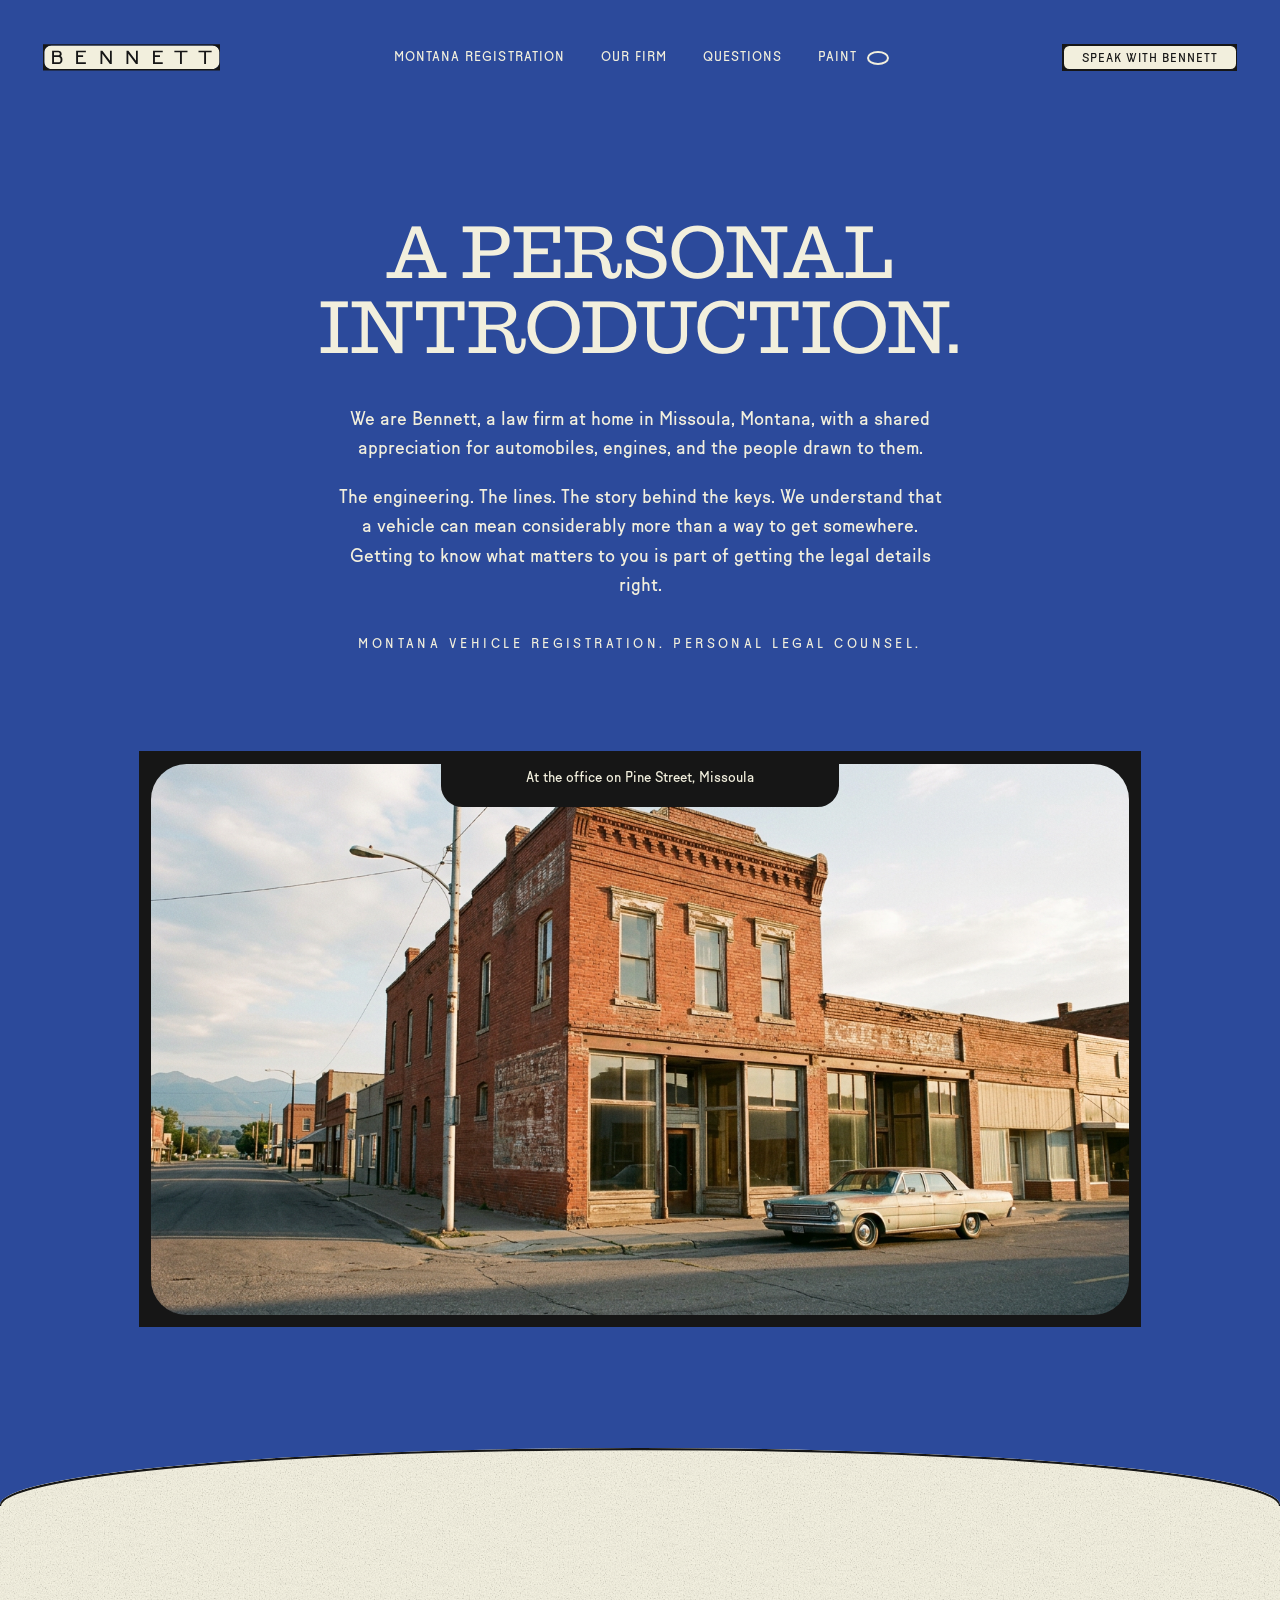
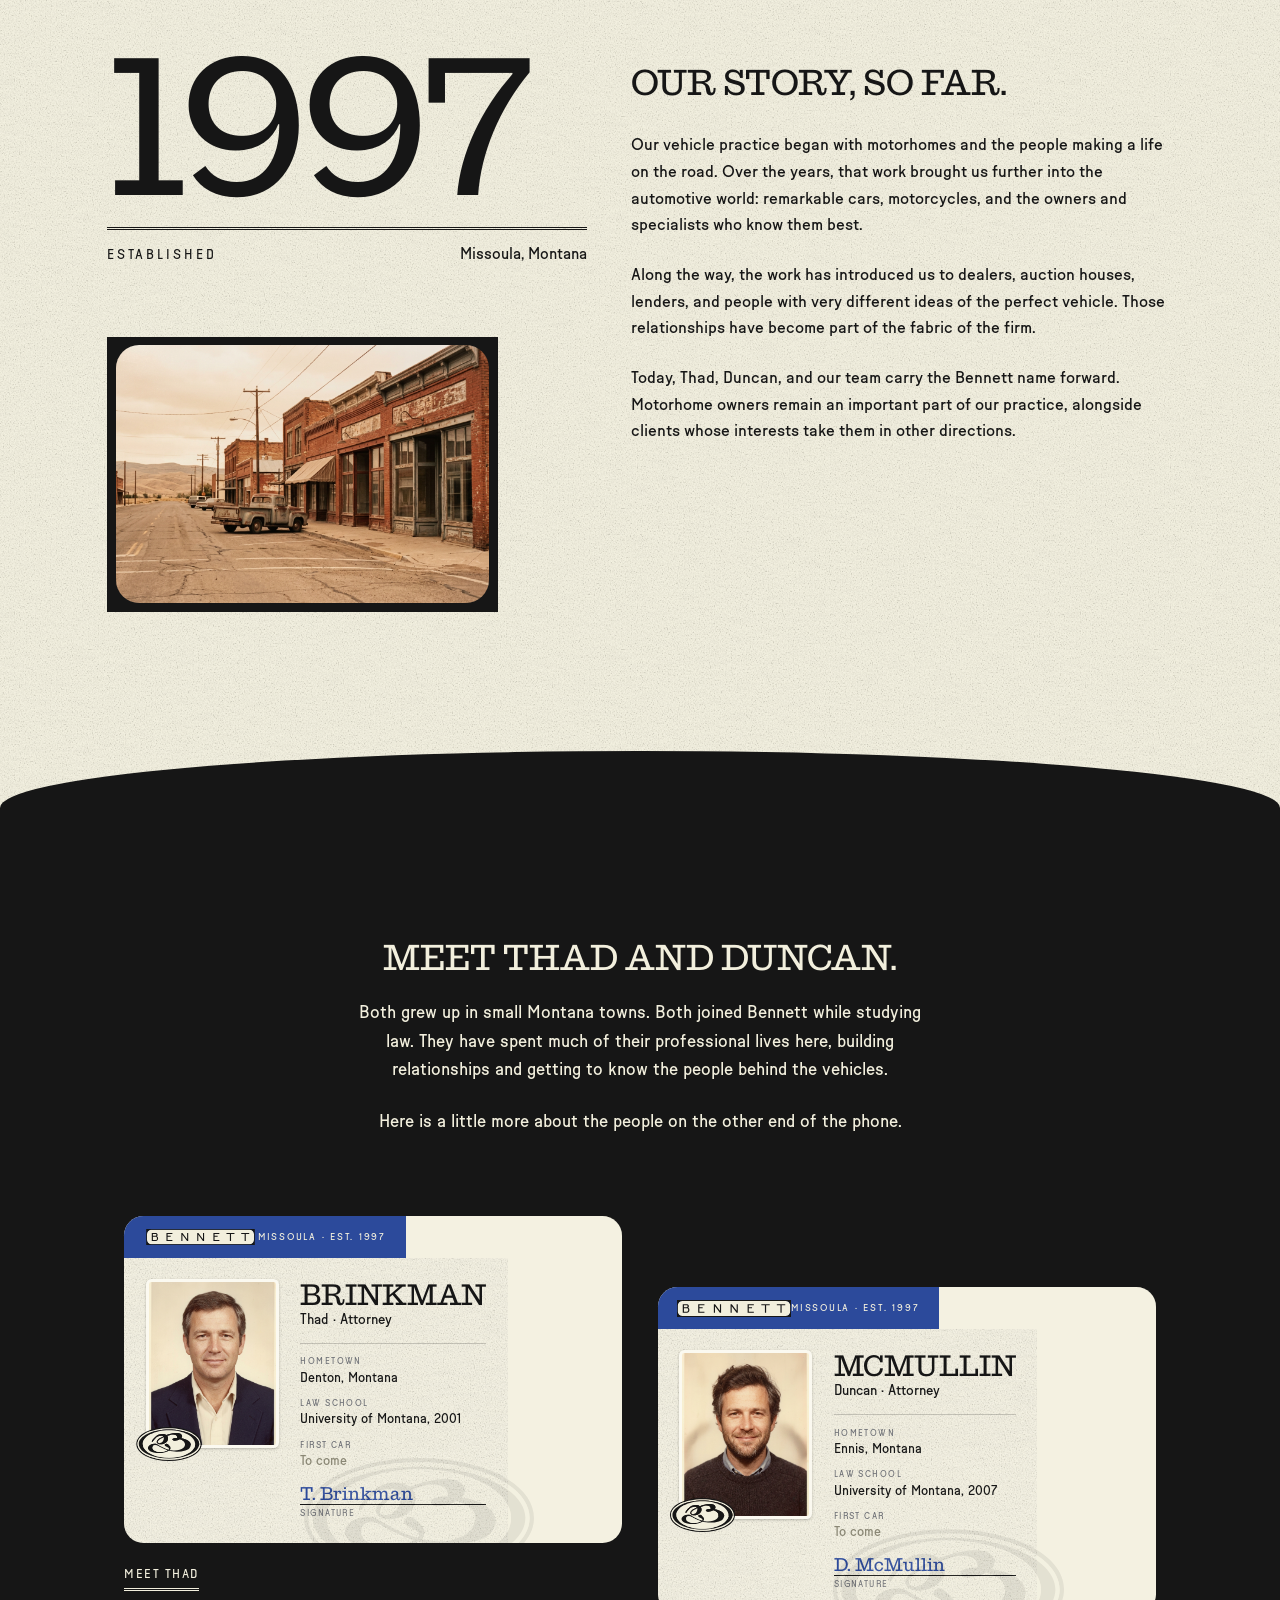
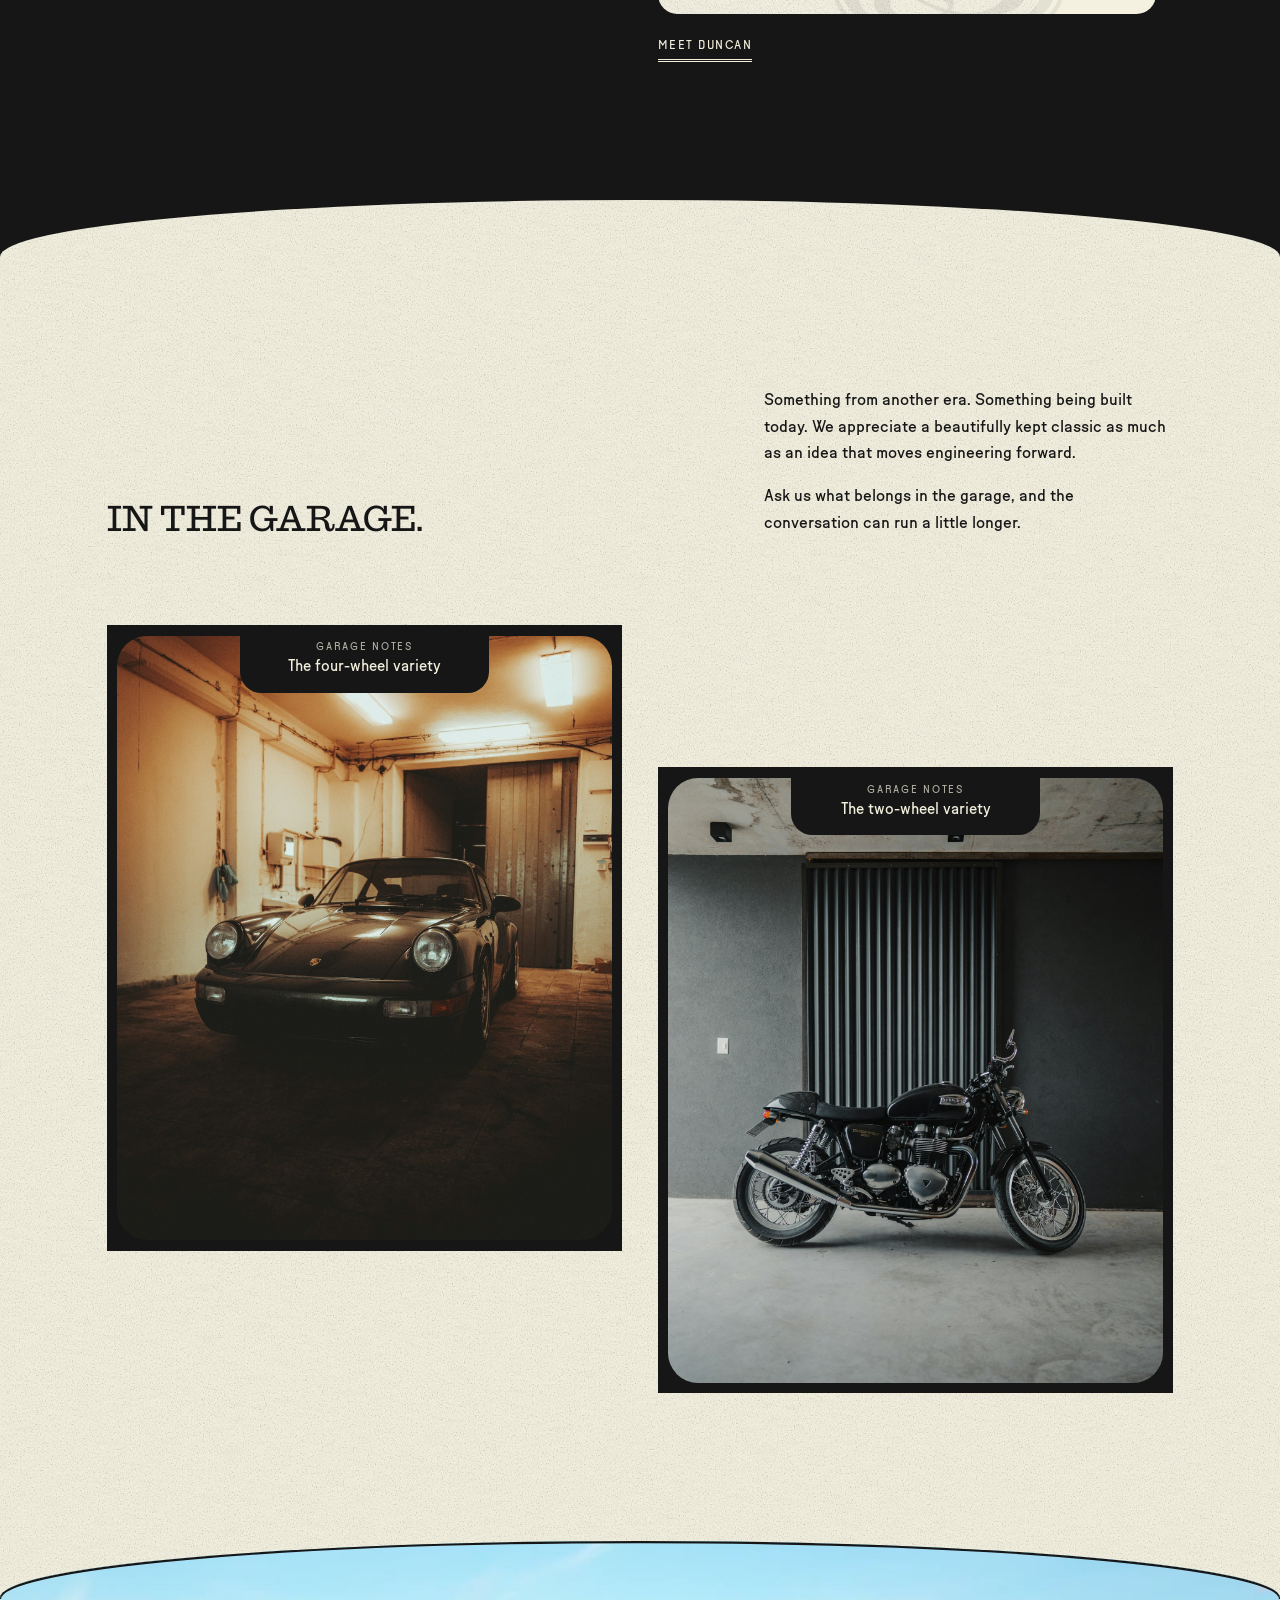
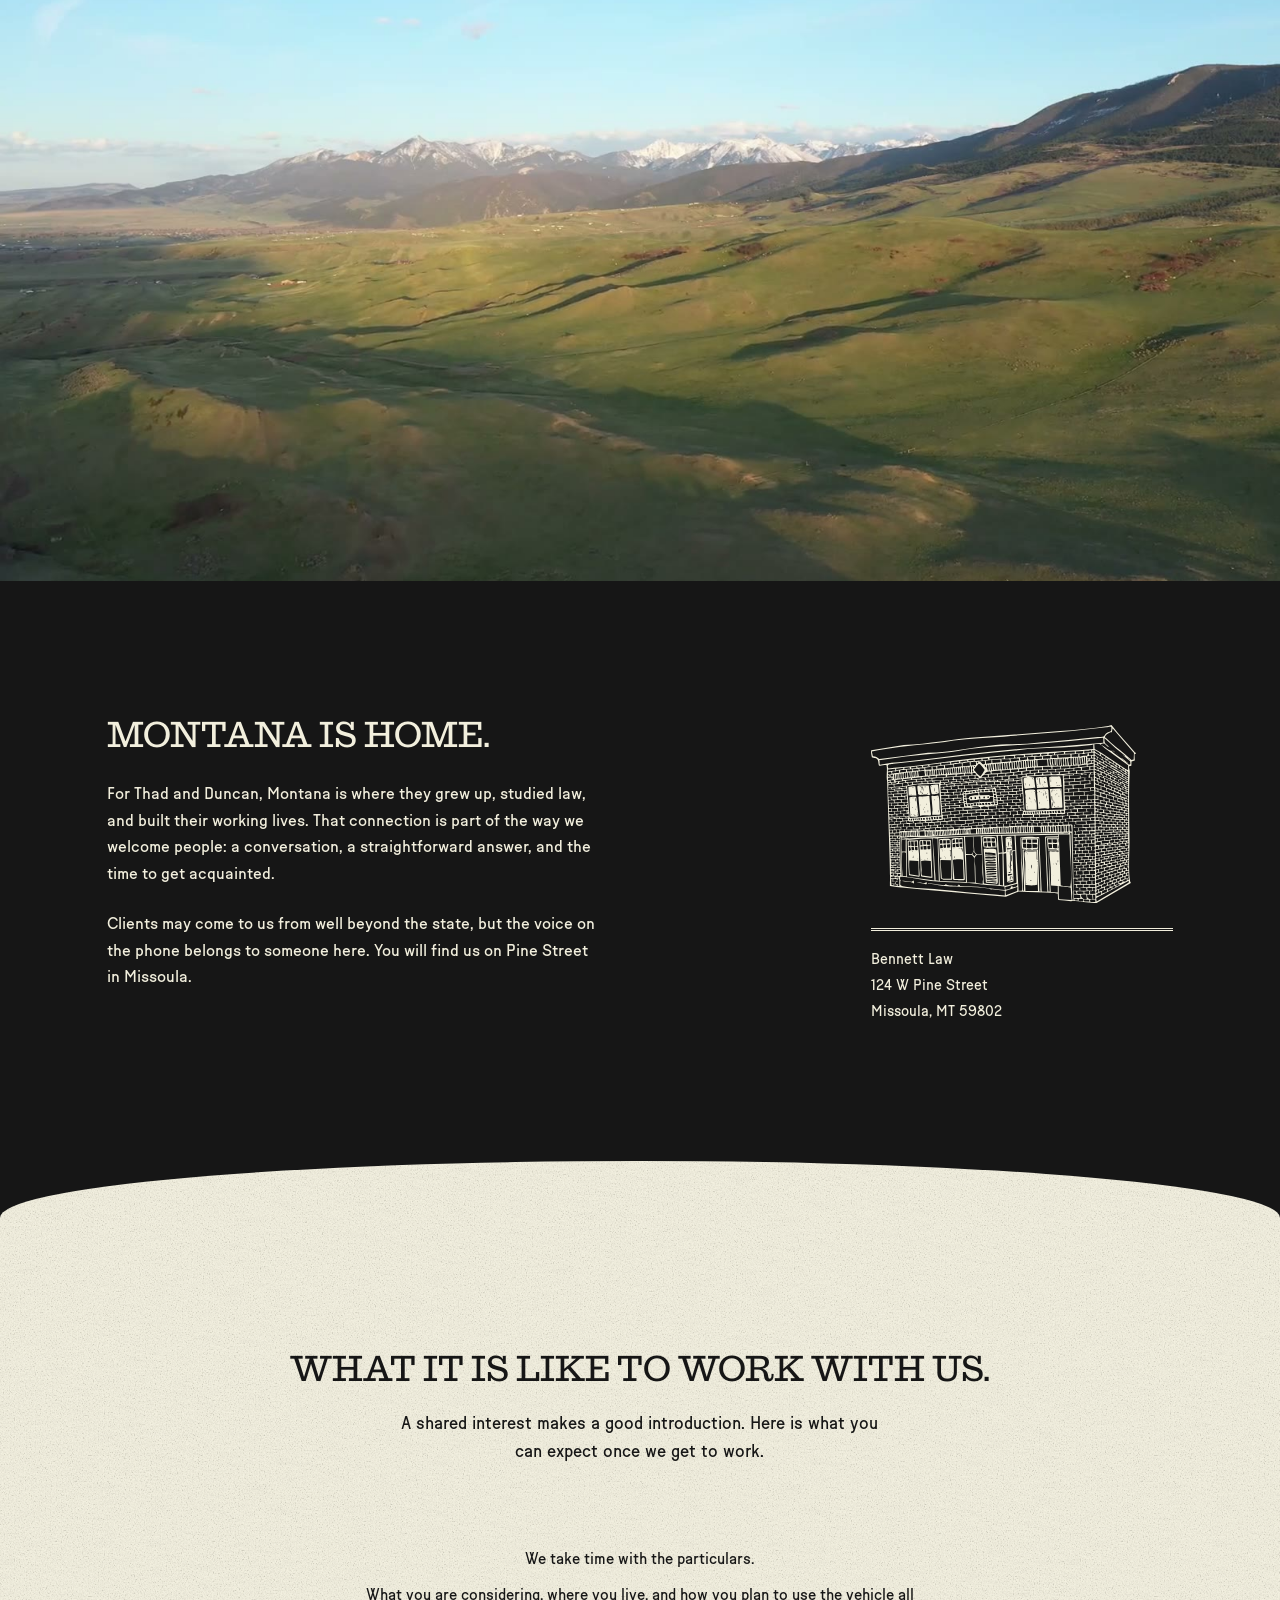
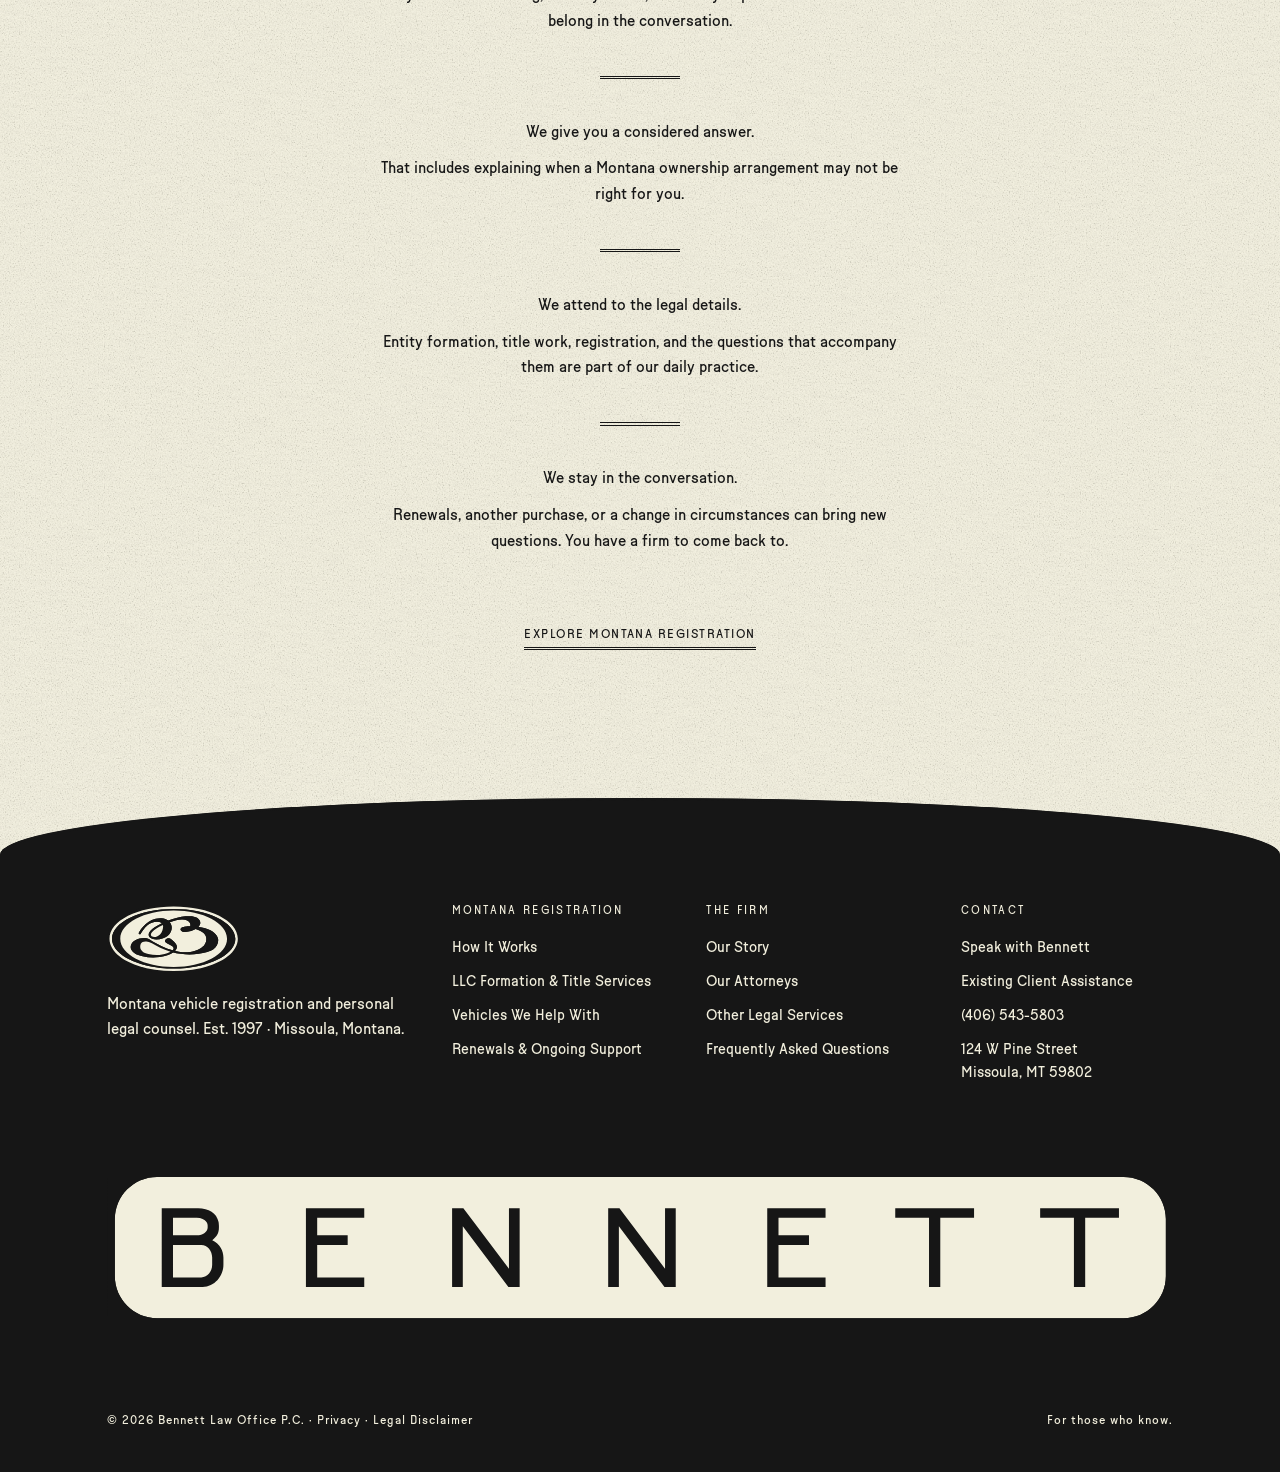
<file: our-firm.html>
<!doctype html><html lang="en"><head><meta charset="utf-8"/><meta content="width=device-width, initial-scale=1" name="viewport"/><meta content="noindex,nofollow" name="robots"/><title>Our Firm — Bennett</title><meta content="website" property="og:type"/><meta content="Bennett" property="og:site_name"/><meta content="Our Firm — Bennett" property="og:title"/><meta content="Montana vehicle registration. Personal legal counsel. An established name, with a distinctly personal approach." property="og:description"/><meta content="https://bennett.anchovies.space/our-firm.html" property="og:url"/><meta content="https://bennett.anchovies.space/assets/round-two/bennett-share-solid.png" property="og:image"/><meta content="1200" property="og:image:width"/><meta content="630" property="og:image:height"/><meta content="Bennett wordmark on a solid Bennett blue background" property="og:image:alt"/><meta content="summary_large_image" name="twitter:card"/><meta content="Our Firm — Bennett" name="twitter:title"/><meta content="Montana vehicle registration and personal legal counsel." name="twitter:description"/><meta content="https://bennett.anchovies.space/assets/round-two/bennett-share-solid.png" name="twitter:image"/><meta content="Montana vehicle registration and personal legal counsel. Bennett Law Office, Missoula, Montana." name="description"/><link href="assets/svg/logo.svg" rel="icon" type="image/svg+xml"/><link as="font" crossorigin="" href="assets/fonts/successor-light.otf" rel="preload" type="font/otf"/><link as="font" crossorigin="" href="assets/fonts/malamocco-regular.otf" rel="preload" type="font/otf"/><link href="css/paper.css" rel="stylesheet"/><link href="css/round-two.css?v=hero-no-fade1" rel="stylesheet"/><link href="css/paint.css?v=plain-chips1" rel="stylesheet"/><script src="js/paint.js?v=olive1"></script><link href="css/firm-paper.css" rel="stylesheet"/><link href="css/firm.css?v=headings25" rel="stylesheet"/></head><body class="firm-page"><a class="skip-link" href="#story">Skip to content</a><main class="f0 our-firm-page" data-paper="48M-1" id="page"><section class="f1 firm-intro" data-paper="48N-1" id="firm-intro"><header class="p2 site-header"><a aria-label="Bennett home" href="index.html"><svg class="p3" height="442" id="_18Y-0__t6kjsu0" version="1.1" viewBox="0 0 3000 442" width="3000" xmlns="http://www.w3.org/2000/svg"><path d="M2978.013,140.967v160.065c0,65.565-53.121,118.73-118.73,118.73H140.717c-65.565,0-118.73-53.165-118.73-118.73v-160.065c0-65.61,53.165-118.73,118.73-118.73h2718.566c65.609,0,118.73,53.12,118.73,118.73Z" fill="#F2EFDD"></path><path d="M0,.25v441.499h3000V.25H0ZM2978.013,301.033c0,65.565-53.121,118.73-118.73,118.73H140.717c-65.565,0-118.73-53.165-118.73-118.73v-160.065c0-65.61,53.165-118.73,118.73-118.73h2718.566c65.609,0,118.73,53.12,118.73,118.73v160.065Z" fill="#161616"></path><g><path d="M559.461,110.168h164.02v26.914h-132.356v49.538h85.741v26.915h-85.741v91.367h132.356v26.914h-164.02V110.168Z" fill="#161616"></path><path d="M970.578,331.816V110.168h31.664l128.239,170.669V110.168h30.081v221.648h-31.664l-128.239-170.67v170.67h-30.081Z" fill="#161616"></path><path d="M1409.559,331.816V110.168h31.664l128.239,170.669V110.168h30.081v221.648h-31.664l-128.239-170.67v170.67h-30.081Z" fill="#161616"></path><path d="M1856.9,110.168h164.019v26.914h-132.356v49.538h85.743v26.915h-85.743v91.367h132.356v26.914h-164.019V110.168Z" fill="#161616"></path><path d="M2311.91,137.082h-94.993v-26.914h221.648v26.914h-94.991v194.734h-31.664v-194.734Z" fill="#161616"></path><path d="M2719.454,137.082h-94.993v-26.914h221.648v26.914h-94.991v194.734h-31.664v-194.734Z" fill="#161616"></path><path d="M153.897,110.168h102.592c32.613,0,58.261,17.063,58.261,49.361v5.066c0,15.832-5.383,25.033-18.683,35.483,21.532,10.765,31.349,28.937,31.349,48.886v20.51c0,32.297-25.648,62.343-58.262,62.343h-115.257V110.168ZM283.086,164.384v-5.066c0-11.961-12.666-22.236-30.713-22.236h-66.811v49.538h66.811c18.047,0,30.713-10.275,30.713-22.236ZM295.752,269.474v-20.51c0-18.365-12.666-35.428-30.714-35.428h-79.477v91.367h79.477c18.048,0,30.714-17.063,30.714-35.428Z" fill="#161616"></path></g></svg></a><nav aria-label="Main navigation" class="p4 desktop-nav"><a class="p5" href="index.html#montana">Montana Registration</a><a aria-current="page" class="p6" href="our-firm.html">Our Firm</a><a class="p7" href="#questions">Questions</a></nav><a class="p9 header-cta" href="#contact"><div class="p10"><div class="p11">Speak with Bennett</div></div></a><button aria-controls="mobile-menu" aria-expanded="false" class="menu-toggle">Menu <span aria-hidden="true" class="menu-bars"></span></button></header><h1 class="f23" data-paper="48P-1">A personal introduction.</h1><div class="f24" data-paper="48Q-1"><div class="f25" data-paper="48R-1">We are Bennett, a law firm at home in Missoula, Montana, with a shared appreciation for automobiles, engines, and the people drawn to them.</div><div class="f26" data-paper="48S-1">The engineering. The lines. The story behind the keys. We understand that a vehicle can mean considerably more than a way to get somewhere. Getting to know what matters to you is part of getting the legal details right.</div></div><div class="f27" data-paper="48T-1">Montana vehicle registration. Personal legal counsel.</div><div class="f28" data-paper="4HC-1"><div aria-label="Bennett office on Pine Street" class="f29" data-paper="4HD-1" role="img"></div><div class="f30" data-paper="4HE-1"><div class="f31" data-paper="4HF-1">At the office on Pine Street, Missoula</div></div></div></section><section class="f32 story" data-paper="49X-1" id="story"><svg aria-hidden="true" class="f33 section-oval-edge" data-paper="49Y-1" height="72" preserveAspectRatio="none" viewBox="0 0 1440 72" width="1440" xmlns="http://www.w3.org/2000/svg"><path d="M0 65.25 A720 64 0 0 1 1440 65.25" fill="none" stroke="#161616" stroke-width="2.5"></path></svg><div class="f34" data-paper="4A0-1"><div class="f35" data-paper="4A1-1">1997</div><div class="f36" data-paper="4A2-1"><div class="f37" data-paper="4A3-1">Established</div><div class="f38" data-paper="4A4-1">Missoula, Montana</div></div><div class="f39" data-paper="4HH-1"><div class="f40" data-paper="4HI-1"><div aria-label="Historic view of the Missoula office" class="f41" data-paper="4HJ-1" role="img"></div></div></div></div><div class="f42" data-paper="4AB-1"><h2 class="f43" data-paper="4AC-1">Our story, so far.</h2><div class="f44" data-paper="4AD-1">Our vehicle practice began with motorhomes and the people making a life on the road. Over the years, that work brought us further into the automotive world: remarkable cars, motorcycles, and the owners and specialists who know them best.</div><div class="f45" data-paper="4AE-1">Along the way, the work has introduced us to dealers, auction houses, lenders, and people with very different ideas of the perfect vehicle. Those relationships have become part of the fabric of the firm.</div><div class="f46" data-paper="4AF-1">Today, Thad, Duncan, and our team carry the Bennett name forward. Motorhome owners remain an important part of our practice, alongside clients whose interests take them in other directions.</div></div></section><section class="f47 people" data-paper="4AH-1" id="people"><div class="f48" data-paper="4AI-1"><h2 class="f49" data-paper="4AJ-1">Meet Thad and Duncan.</h2><div class="f50" data-paper="4AK-1">Both grew up in small Montana towns. Both joined Bennett while studying law. They have spent much of their professional lives here, building relationships and getting to know the people behind the vehicles.</div><div class="f51" data-paper="4AL-1">Here is a little more about the people on the other end of the phone.</div></div><div class="f52" data-paper="4AM-1"><div class="f53" data-paper="4AN-1"><button aria-label="Meet Thad" class="f54 license-card" data-paper="4AO-1" data-profile="thad" type="button"><div class="f55" data-paper="4AP-1"><div class="f56" data-paper="4AQ-1"></div><div class="f57" data-paper="4AR-1">Missoula · Est. 1997</div></div><div class="f58" data-paper="4AS-1"><div aria-label="Thad Brinkman" class="f59" data-paper="4AT-1" role="img"><div class="f60" data-paper="4AU-1"></div></div><div class="f61" data-paper="4AV-1"><div class="f62" data-paper="4AW-1"><div class="f63" data-paper="4AX-1">Brinkman</div><div class="f64" data-paper="4AY-1">Thad · Attorney</div></div><div class="f65" data-paper="4AZ-1"></div><div class="f66" data-paper="4B0-1"><div class="f67" data-paper="4B1-1"><div class="f68" data-paper="4B2-1">Hometown</div><div class="f69" data-paper="4B3-1">Denton, Montana</div></div><div class="f70" data-paper="4B4-1"><div class="f71" data-paper="4B5-1">Law school</div><div class="f72" data-paper="4B6-1">University of Montana, 2001</div></div><div class="f73" data-paper="4B7-1"><div class="f74" data-paper="4B8-1">First car</div><div class="f75" data-paper="4B9-1">To come</div></div><div class="f76" data-paper="4I2-1"><div class="f77" data-paper="4I3-1"><div class="f78 signature" data-paper="4I4-1">T. Brinkman</div></div><div class="f79" data-paper="4I5-1">Signature</div></div></div></div><div class="f80 card-watermark" data-paper="4IC-1"></div></div></button><button class="f81" data-paper="4BA-1" data-profile="thad" type="button"><div class="f82" data-paper="4BB-1">Meet Thad</div></button></div><div class="f83" data-paper="4BC-1"><button aria-label="Meet Duncan" class="f84 license-card" data-paper="4BD-1" data-profile="duncan" type="button"><div class="f85" data-paper="4BE-1"><div class="f86" data-paper="4BF-1"></div><div class="f87" data-paper="4BG-1">Missoula · Est. 1997</div></div><div class="f88" data-paper="4BH-1"><div aria-label="Duncan McMullin" class="f89" data-paper="4BI-1" role="img"><div class="f90" data-paper="4BJ-1"></div></div><div class="f91" data-paper="4BK-1"><div class="f92" data-paper="4BL-1"><div class="f93" data-paper="4BM-1">McMullin</div><div class="f94" data-paper="4BN-1">Duncan · Attorney</div></div><div class="f95" data-paper="4BO-1"></div><div class="f96" data-paper="4BP-1"><div class="f97" data-paper="4BQ-1"><div class="f98" data-paper="4BR-1">Hometown</div><div class="f99" data-paper="4BS-1">Ennis, Montana</div></div><div class="f100" data-paper="4BT-1"><div class="f101" data-paper="4BU-1">Law school</div><div class="f102" data-paper="4BV-1">University of Montana, 2007</div></div><div class="f103" data-paper="4BW-1"><div class="f104" data-paper="4BX-1">First car</div><div class="f105" data-paper="4BY-1">To come</div></div><div class="f106" data-paper="4I7-1"><div class="f107" data-paper="4I8-1"><div class="f108 signature" data-paper="4I9-1">D. McMullin</div></div><div class="f109" data-paper="4IA-1">Signature</div></div></div></div><div class="f110 card-watermark" data-paper="4IE-1"></div></div></button><button class="f111" data-paper="4BZ-1" data-profile="duncan" type="button"><div class="f112" data-paper="4C0-1">Meet Duncan</div></button></div></div></section><section class="f114 garage" data-paper="4C2-1" id="garage"><div class="f115" data-paper="4C5-1"><h2 class="f116" data-paper="4C6-1">In the garage.</h2><div class="f117" data-paper="4C7-1"><div class="f118" data-paper="4C8-1">Something from another era. Something being built today. We appreciate a beautifully kept classic as much as an idea that moves engineering forward.</div><div class="f119" data-paper="4C9-1">Ask us what belongs in the garage, and the conversation can run a little longer.</div></div></div><div class="f121" data-paper="4HM-1"><div class="f122" data-paper="4HN-1"><div class="f123" data-paper="4HO-1"><div aria-label="Porsche in a garage, stock photograph" class="f124 garage-car" data-paper="4HP-1" role="img"></div><div class="f125" data-paper="4HQ-1"><div class="f126" data-paper="4HR-1">Garage notes</div><div class="f127" data-paper="4HS-1">The four-wheel variety</div></div></div></div><div class="f128" data-paper="4HU-1"><div class="f129" data-paper="4HV-1"><div aria-label="Triumph motorcycle in a modern garage, stock photograph" class="f130 garage-bike" data-paper="4HW-1" role="img"></div><div class="f131" data-paper="4HX-1"><div class="f132" data-paper="4HY-1">Garage notes</div><div class="f133" data-paper="4HZ-1">The two-wheel variety</div></div></div></div></div></section><section class="f134 montana-home" data-paper="4CU-1" id="montana-home"><div class="f135 montana-film" data-paper="4CV-1"><video aria-label="Aerial view of Montana mountains" loop="" muted="" playsinline="" poster="assets/firm/montana-poster.jpg" preload="none"><source data-src="assets/firm/montana.mp4" type="video/mp4"/></video></div><div class="f136" data-paper="4D0-1"><div class="f137" data-paper="4D1-1"><h2 class="f138" data-paper="4D2-1">Montana is home.</h2><div class="f139" data-paper="4D3-1">For Thad and Duncan, Montana is where they grew up, studied law, and built their working lives. That connection is part of the way we welcome people: a conversation, a straightforward answer, and the time to get acquainted.</div><div class="f140" data-paper="4D4-1">Clients may come to us from well beyond the state, but the voice on the phone belongs to someone here. You will find us on Pine Street in Missoula.</div></div><div class="f141" data-paper="4D5-1"><div class="f142" data-paper="4D6-1"></div><div class="f143" data-paper="4D7-1"><div class="f144" data-paper="4D8-1">Bennett Law</div><div class="f145" data-paper="4D9-1">124 W Pine Street</div><div class="f146" data-paper="4DA-1">Missoula, MT 59802</div></div></div></div><svg aria-hidden="true" class="f147 section-oval-edge" data-paper="4CY-1" height="72" preserveAspectRatio="none" viewBox="0 0 1440 72" width="1440" xmlns="http://www.w3.org/2000/svg"><path d="M0 65.25 A720 64 0 0 1 1440 65.25" fill="none" stroke="#161616" stroke-width="2.5"></path></svg></section><section class="f148 working" data-paper="4DC-1" id="working"><div class="f149" data-paper="4IL-1">What it is like to work with us.</div><div class="f150" data-paper="4IM-1">A shared interest makes a good introduction. Here is what you can expect once we get to work.</div><div class="f151" data-paper="4IN-1"><div class="f152" data-paper="4IO-1"><div class="f153" data-paper="4IP-1">We take time with the particulars.</div><div class="f154" data-paper="4IQ-1">What you are considering, where you live, and how you plan to use the vehicle all belong in the conversation.</div></div><div class="f155" data-paper="4IR-1"></div><div class="f156" data-paper="4IS-1"><div class="f157" data-paper="4IT-1">We give you a considered answer.</div><div class="f158" data-paper="4IU-1">That includes explaining when a Montana ownership arrangement may not be right for you.</div></div><div class="f159" data-paper="4IV-1"></div><div class="f160" data-paper="4IW-1"><div class="f161" data-paper="4IX-1">We attend to the legal details.</div><div class="f162" data-paper="4IY-1">Entity formation, title work, registration, and the questions that accompany them are part of our daily practice.</div></div><div class="f163" data-paper="4IZ-1"></div><div class="f164" data-paper="4J0-1"><div class="f165" data-paper="4J1-1">We stay in the conversation.</div><div class="f166" data-paper="4J2-1">Renewals, another purchase, or a change in circumstances can bring new questions. You have a firm to come back to.</div></div></div><div class="f167" data-paper="4J3-1"><a class="f168" data-paper="4J4-1" href="index.html#montana">Explore Montana Registration</a></div></section><footer class="p138 contact" id="contact"><div class="p139 footer-columns"><div class="p140"><svg class="p141" height="1566" id="_1D4-0__qcyb0t0" version="1.1" viewBox="0 0 3000 1566" width="3000" xmlns="http://www.w3.org/2000/svg"><path d="M2550.741,216.745C2273.419,77.203,1900.081.311,1500.002.311S726.581,77.203,449.259,216.745C159.64,362.529,0,563.545,0,782.905s159.64,420.571,449.259,566.35c277.322,139.542,650.665,216.434,1050.744,216.434s773.417-76.892,1050.739-216.434c289.815-145.779,449.259-346.99,449.259-566.35s-159.444-420.376-449.259-566.16ZM1500.002,1509.485c-809.524,0-1443.794-319.089-1443.794-726.581S690.479,56.52,1500.002,56.52s1443.794,319.084,1443.794,726.385-634.27,726.581-1443.794,726.581Z" fill="#161616"></path><path d="M1500.002,56.52C690.479,56.52,56.209,375.603,56.209,782.905s634.27,726.581,1443.794,726.581,1443.794-319.089,1443.794-726.581S2309.526,56.52,1500.002,56.52ZM1500.002,1453.277c-765.031,0-1387.59-300.74-1387.59-670.372S734.971,112.723,1500.002,112.723s1387.585,300.545,1387.585,670.181-622.559,670.372-1387.585,670.372Z" fill="#F2EFDD"></path><path d="M1500.002,112.723C734.971,112.723,112.412,413.268,112.412,782.905s622.559,670.372,1387.59,670.372,1387.585-300.74,1387.585-670.372S2265.029,112.723,1500.002,112.723ZM1500.002,1417.761c-662.572,0-1201.602-284.74-1201.602-634.856S837.43,147.853,1500.002,147.853s1201.407,285.126,1201.407,635.052-538.839,634.856-1201.407,634.856Z" fill="#161616"></path><path d="M1500.002,147.853c-662.572,0-1201.602,285.126-1201.602,635.052s539.03,634.856,1201.602,634.856,1201.407-284.74,1201.407-634.856S2162.57,147.853,1500.002,147.853ZM2387.199,1022.562c-24.981,18.149-69.869,37.079-133.296,55.813-185.011,54.45-389.148,69.673-590.359,43.52-77.869-9.953-136.807-20.297-175.253-30.446-69.869,48.79-176.23,84.897-299.963,101.678-49.957,6.833-100.701,10.149-150.858,10.149-80.99,0-161.007-8.781-235.359-26.344-28.107-6.246-55.427-13.856-81.576-22.637-95.827-32.009-148.519-78.264-172.133-125.491-16.591-33.176-18.539-66.939-10.93-96.408,11.907-46.055,47.423-87.822,100.506-117.682,55.623-31.423,127.049-48.204,206.481-48.204,69.869,1.758,101.482,21.86,149.3,52.302,15.609,10.149,33.562,21.47,55.032,33.567,102.654,57.767,242.587,136.421,427.399,189.89,6.833-6.046,16.591-16.39,18.153-18.539,12.683-24.004,3.707-53.083-22.832-71.818-24.004-17.172-52.697-30.837-80.408-44.106-45.474-21.855-81.38-39.032-87.627-67.72-3.121-14.832,2.54-29.274,16.976-43.325,22.056-20.883,46.255-30.251,71.627-27.325,18.539,1.954,35.911,10.539,51.716,25.176,13.856,10.539,27.516,21.665,40.009,33.372,39.032,36.107,87.822,80.994,89.385,135.64.972,31.027-12.688,60.887-41.962,91.529l-1.558,1.563c21.855,5.07,51.716,11.121,87.622,17.367,126.273,22.637,253.708,15.028,368.66-21.47,139.928-44.497,222.09-116.315,244.145-213.504,15.418-67.72.391-126.073-44.302-173.3-50.939-53.864-132.319-84.506-192.621-101.096-56.795,33.767-138.956,57.571-226.388,65.381-42.348,3.902-76.892-5.465-97.189-26.153-11.125-11.316-16.004-23.223-14.832-35.906,4.488-52.306,118.268-64.208,185.597-66.748,10.344-.195,21.47-.195,33.176,0,7.419-24.59,3.707-51.716-10.735-80.403-23.028-45.474-77.673-70.455-162.37-74.162-48.009-2.149-97.389,3.902-146.179,17.953-43.52,12.493-101.678,29.665-141.682,43.716,20.097,24.786,33.567,53.278,40.004,84.897,20.102,96.408-31.418,219.36-191.253,276.15-126.073,45.474-257.615,33.372-306.014-27.907-15.609-19.711-21.465-41.958-17.367-66.353,8.195-48.595,54.836-101.482,134.854-152.812,48.985-31.613,104.217-61.669,164.133-89.971-4.879-4.879-10.735-9.172-16.981-13.074-22.637-13.465-54.841-19.907-95.045-19.516-80.013.977-158.272,30.251-215.067,80.213-76.892,67.72-127.045,147.147-150.077,188.523-5.46,9.758-20.297,14.832-32.2,10.735-7.023-2.344-12.493-7.223-14.832-13.27-2.149-5.465-1.758-11.125,1.172-16.2,46.25-83.334,220.923-353.046,519.123-327.479,55.818,4.293,105.389,22.246,143.835,51.52,139.147-51.716,276.54-84.501,391.492-95.822,115.729-11.707,208.625-2.339,257.415,30.641,15.028,10.344,27.907,21.269,38.251,32.59,36.888,39.227,46.055,83.529,25.762,127.831-7.419,16.004-18.539,31.814-33.376,47.032,54.45,8.005,104.999,18.735,150.863,31.814,177.593,51.716,279.661,140.71,295.275,257.806l.195,1.949c0,85.287-40.009,159.449-115.533,214.876Z" fill="#F2EFDD"></path><path d="M2502.537,805.737c-15.614-117.096-117.682-206.09-295.275-257.806-45.865-13.079-96.413-23.809-150.863-31.814,14.837-15.218,25.958-31.027,33.376-47.032,20.293-44.302,11.125-88.603-25.762-127.831-10.344-11.321-23.223-22.246-38.251-32.59-48.79-32.981-141.686-42.348-257.415-30.641-114.952,11.321-252.345,44.106-391.492,95.822-38.446-29.274-88.017-47.227-143.835-51.52-298.2-25.567-472.872,244.145-519.123,327.479-2.93,5.074-3.321,10.735-1.172,16.2,2.339,6.046,7.809,10.925,14.832,13.27,11.902,4.098,26.739-.977,32.2-10.735,23.032-41.376,73.185-120.803,150.077-188.523,56.795-49.962,135.054-79.236,215.067-80.213,40.204-.391,72.408,6.051,95.045,19.516,6.246,3.902,12.102,8.195,16.981,13.074-59.915,28.302-115.147,58.357-164.133,89.971-80.018,51.33-126.659,104.217-134.854,152.812-4.098,24.395,1.758,46.641,17.367,66.353,48.399,61.278,179.942,73.38,306.014,27.907,159.835-56.79,211.355-179.742,191.253-276.15-6.437-31.618-19.907-60.111-40.004-84.897,40.004-14.051,98.161-31.223,141.682-43.716,48.79-14.051,98.171-20.102,146.179-17.953,84.696,3.707,139.342,28.688,162.37,74.162,14.442,28.688,18.153,55.813,10.735,80.403-11.707-.195-22.832-.195-33.176,0-67.329,2.54-181.109,14.442-185.597,66.748-1.172,12.683,3.707,24.59,14.832,35.906,20.297,20.688,54.841,30.055,97.189,26.153,87.431-7.809,169.593-31.613,226.388-65.381,60.301,16.591,141.682,47.232,192.621,101.096,44.692,47.227,59.72,105.58,44.302,173.3-22.056,97.189-104.217,169.007-244.145,213.504-114.952,36.497-242.387,44.106-368.66,21.47-35.906-6.246-65.766-12.298-87.622-17.367l1.558-1.563c29.274-30.641,42.934-60.502,41.962-91.529-1.563-54.646-50.353-99.534-89.385-135.64-12.493-11.707-26.153-22.832-40.009-33.372-15.804-14.637-33.176-23.223-51.716-25.176-25.372-2.925-49.571,6.442-71.627,27.325-14.437,14.051-20.097,28.493-16.976,43.325,6.246,28.688,42.153,45.865,87.627,67.72,27.711,13.27,56.404,26.935,80.408,44.106,26.539,18.735,35.516,47.813,22.832,71.818-1.563,2.149-11.321,12.493-18.153,18.539-184.811-53.469-324.744-132.124-427.399-189.89-21.47-12.097-39.423-23.418-55.032-33.567-47.818-30.441-79.431-50.543-149.3-52.302-79.431,0-150.858,16.781-206.481,48.204-53.083,29.86-88.599,71.627-100.506,117.682-7.609,29.469-5.66,63.232,10.93,96.408,23.614,47.227,76.306,93.482,172.133,125.491,26.148,8.781,53.469,16.39,81.576,22.637,74.352,17.563,154.37,26.344,235.359,26.344,50.157,0,100.901-3.316,150.858-10.149,123.733-16.781,230.094-52.888,299.963-101.678,38.446,10.149,97.385,20.493,175.253,30.446,201.211,26.153,405.348,10.93,590.359-43.52,63.427-18.735,108.315-37.665,133.296-55.813,75.524-55.427,115.533-129.589,115.533-214.876l-.195-1.949ZM1259.955,537.587c-13.079,84.31-48.595,144.417-105.389,179.156-18.735,11.321-39.813,19.907-62.646,25.176-30.446,6.833-62.255,1.758-83.138-13.66-4.488-3.316-8.391-7.028-11.511-10.93-8.391-10.735-11.516-23.028-9.172-36.883,6.046-35.716,46.837-79.627,115.143-123.538,46.055-29.469,98.166-57.962,155.347-84.897,4.879,18.153,5.27,40.204,1.367,65.576ZM1350.897,1110.384c-128.998,46.641-278.494,51.911-421.348,14.828-57.185-15.028-98.947-32.395-124.319-51.911-38.446-29.469-57.962-66.743-57.962-110.068,0-54.45,18.344-91.143,54.45-108.705,17.563-8.586,39.618-12.879,65.962-12.879,5.27,0,10.539.191,16.2.581,39.227,2.344,78.455,13.86,113.584,33.181l23.418,13.074c98.947,55.813,233.411,131.342,408.859,185.988-23.028,13.074-49.376,25.176-78.845,35.911Z" fill="#161616"></path><path d="M1259.955,537.587c-13.079,84.31-48.595,144.417-105.389,179.156-18.735,11.321-39.813,19.907-62.646,25.176-30.446,6.833-62.255,1.758-83.138-13.66-4.488-3.316-8.391-7.028-11.511-10.93-8.391-10.735-11.516-23.028-9.172-36.883,6.046-35.716,46.837-79.627,115.143-123.538,46.055-29.469,98.166-57.962,155.347-84.897,4.879,18.153,5.27,40.204,1.367,65.576Z" fill="#F2EFDD"></path><path d="M1429.743,1074.473c-23.028,13.074-49.376,25.176-78.845,35.911-128.998,46.641-278.494,51.911-421.348,14.828-57.185-15.028-98.947-32.395-124.319-51.911-38.446-29.469-57.962-66.743-57.962-110.068,0-54.45,18.344-91.143,54.45-108.705,17.563-8.586,39.618-12.879,65.962-12.879,5.27,0,10.539.191,16.2.581,39.227,2.344,78.455,13.86,113.584,33.181l23.418,13.074c98.947,55.813,233.411,131.342,408.859,185.988Z" fill="#F2EFDD"></path></svg><div class="p142">Montana vehicle registration and personal legal counsel. Est. 1997 · Missoula, Montana.</div></div><div class="p143"><div class="p144"><div class="p145">Montana Registration</div></div><a class="p146" href="index.html#montana">How It Works</a><a class="p147" href="index.html#montana">LLC Formation &amp; Title Services</a><a class="p148" href="index.html#vehicles">Vehicles We Help With</a><a class="p149" href="#situation-4">Renewals &amp; Ongoing Support</a></div><div class="p150"><div class="p151"><div class="p152">The Firm</div></div><a class="p153" href="our-firm.html#story">Our Story</a><a class="p154" href="our-firm.html#people">Our Attorneys</a><a class="p155" href="#contact">Other Legal Services</a><a class="p156" href="#questions">Frequently Asked Questions</a></div><div class="p157"><div class="p158"><div class="p159">Contact</div></div><a class="p160" href="tel:+14065435803">Speak with Bennett</a><a class="p161" href="tel:+14065435803">Existing Client Assistance</a><a class="p162" href="tel:+14065435803">(406) 543-5803</a><div class="p163">124 W Pine Street<br/>Missoula, MT 59802</div></div></div><svg class="p164 footer-wordmark" height="442" id="_1C5-0__t6kjsu0" version="1.1" viewBox="0 0 3000 442" width="3000" xmlns="http://www.w3.org/2000/svg"><path d="M2978.013,140.967v160.065c0,65.565-53.121,118.73-118.73,118.73H140.717c-65.565,0-118.73-53.165-118.73-118.73v-160.065c0-65.61,53.165-118.73,118.73-118.73h2718.566c65.609,0,118.73,53.12,118.73,118.73Z" fill="#F2EFDD"></path><path d="M0,.25v441.499h3000V.25H0ZM2978.013,301.033c0,65.565-53.121,118.73-118.73,118.73H140.717c-65.565,0-118.73-53.165-118.73-118.73v-160.065c0-65.61,53.165-118.73,118.73-118.73h2718.566c65.609,0,118.73,53.12,118.73,118.73v160.065Z" fill="#161616"></path><g><path d="M559.461,110.168h164.02v26.914h-132.356v49.538h85.741v26.915h-85.741v91.367h132.356v26.914h-164.02V110.168Z" fill="#161616"></path><path d="M970.578,331.816V110.168h31.664l128.239,170.669V110.168h30.081v221.648h-31.664l-128.239-170.67v170.67h-30.081Z" fill="#161616"></path><path d="M1409.559,331.816V110.168h31.664l128.239,170.669V110.168h30.081v221.648h-31.664l-128.239-170.67v170.67h-30.081Z" fill="#161616"></path><path d="M1856.9,110.168h164.019v26.914h-132.356v49.538h85.743v26.915h-85.743v91.367h132.356v26.914h-164.019V110.168Z" fill="#161616"></path><path d="M2311.91,137.082h-94.993v-26.914h221.648v26.914h-94.991v194.734h-31.664v-194.734Z" fill="#161616"></path><path d="M2719.454,137.082h-94.993v-26.914h221.648v26.914h-94.991v194.734h-31.664v-194.734Z" fill="#161616"></path><path d="M153.897,110.168h102.592c32.613,0,58.261,17.063,58.261,49.361v5.066c0,15.832-5.383,25.033-18.683,35.483,21.532,10.765,31.349,28.937,31.349,48.886v20.51c0,32.297-25.648,62.343-58.262,62.343h-115.257V110.168ZM283.086,164.384v-5.066c0-11.961-12.666-22.236-30.713-22.236h-66.811v49.538h66.811c18.047,0,30.713-10.275,30.713-22.236ZM295.752,269.474v-20.51c0-18.365-12.666-35.428-30.714-35.428h-79.477v91.367h79.477c18.048,0,30.714-17.063,30.714-35.428Z" fill="#161616"></path></g></svg><div class="p165 footer-bottom"><div class="p166">© 2026 Bennett Law Office P.C. · Privacy · Legal Disclaimer</div><div class="p167">For those who know.</div></div><svg aria-hidden="true" class="section-oval-edge" preserveAspectRatio="none" viewBox="0 0 1440 72"><path d="M0 65.25 A720 64 0 0 1 1440 65.25" fill="none" stroke="#161616" stroke-width="2.5"></path></svg></footer></main><dialog aria-label="Navigation" class="p176 mobile-menu" id="mobile-menu"><div class="p177 menu-header"><svg class="p178" height="442" viewBox="0 0 3000 442" width="3000" xmlns="http://www.w3.org/2000/svg"><path d="M2978.013,140.967v160.065c0,65.565-53.121,118.730-118.730,118.730H140.717c-65.565,0-118.730-53.165-118.730-118.730v-160.065c0-65.610,53.165-118.730,118.730-118.730h2718.566c65.609,0,118.730,53.120,118.730,118.730Z" fill="#F2EFDD"></path><path d="M0,.25v441.499h3000V.25H0ZM2978.013,301.033c0,65.565-53.121,118.73-118.73,118.73H140.717c-65.565,0-118.73-53.165-118.73-118.73v-160.065c0-65.61,53.165-118.73,118.73-118.73h2718.566c65.609,0,118.73,53.12,118.73,118.73v160.065Z" fill="#161616"></path><g><path d="M559.461,110.168h164.02v26.914h-132.356v49.538h85.741v26.915h-85.741v91.367h132.356v26.914h-164.02V110.168Z" fill="#161616"></path><path d="M970.578,331.816V110.168h31.664l128.239,170.669V110.168h30.081v221.648h-31.664l-128.239-170.67v170.67h-30.081Z" fill="#161616"></path><path d="M1409.559,331.816V110.168h31.664l128.239,170.669V110.168h30.081v221.648h-31.664l-128.239-170.67v170.67h-30.081Z" fill="#161616"></path><path d="M1856.9,110.168h164.019v26.914h-132.356v49.538h85.743v26.915h-85.743v91.367h132.356v26.914h-164.019V110.168Z" fill="#161616"></path><path d="M2311.91,137.082h-94.993v-26.914h221.648v26.914h-94.991v194.734h-31.664v-194.734Z" fill="#161616"></path><path d="M2719.454,137.082h-94.993v-26.914h221.648v26.914h-94.991v194.734h-31.664v-194.734Z" fill="#161616"></path><path d="M153.897,110.168h102.592c32.613,0,58.261,17.063,58.261,49.361v5.066c0,15.832-5.383,25.033-18.683,35.483,21.532,10.765,31.349,28.937,31.349,48.886v20.51c0,32.297-25.648,62.343-58.262,62.343h-115.257V110.168ZM283.086,164.384v-5.066c0-11.961-12.666-22.236-30.713-22.236h-66.811v49.538h66.811c18.047,0,30.713-10.275,30.713-22.236ZM295.752,269.474v-20.51c0-18.365-12.666-35.428-30.714-35.428h-79.477v91.367h79.477c18.048,0,30.714-17.063,30.714-35.428Z" fill="#161616"></path></g></svg><button aria-label="Close navigation" class="p179" data-close-menu="" type="button"><div class="p180">Close</div><svg class="p181" height="18" viewBox="0 0 18 18" width="18" xmlns="http://www.w3.org/2000/svg"><path d="M1 1L17 17 M17 1L1 17" fill="#000000" stroke="#F2EFDD" stroke-width="1.6"></path></svg></button></div><div class="p182 menu-links"><div class="p183"><a class="p184" href="index.html#montana">Montana<br/>Registration</a><div class="p185"><a class="p186" href="index.html#montana">The Montana advantage</a><a class="p187" href="index.html#vehicles">Vehicles we register</a><a class="p188" href="index.html#situations">How it works</a></div></div><div class="p189"><a class="p190" href="our-firm.html">Our Firm</a><div class="p191">→</div></div><div class="p192"><a class="p193" href="#questions">Questions</a><div class="p194">→</div></div><div class="p195"><a class="p196" href="#contact">Contact</a><div class="p197">→</div></div></div><div class="p198"></div><div class="p199 menu-bottom"><a class="p200" href="#contact"><div class="p201"><div class="p202">Speak with Bennett</div></div></a><div class="p203"><a class="p204" href="#contact">Existing clients</a><a class="p205" href="tel:+14065435803">(406) 543-5803</a></div></div></dialog><dialog aria-labelledby="faq-title" class="content-dialog" id="questions"><button aria-label="Close questions" class="dialog-close">Close ×</button><h2 id="faq-title">A few things<br/>worth knowing</h2><details><summary>Do I need to live in Montana?</summary><p>Not necessarily. A Montana entity may own and register a vehicle, but your circumstances and the requirements where the vehicle is kept and used must be considered. We can help you evaluate whether the arrangement is appropriate.</p></details><details><summary>Can you help before I buy?</summary><p>Yes. An early conversation allows us to consider the ownership structure and documentation before your purchase is complete.</p></details><details><summary>What if the vehicle is financed?</summary><p>Lender requirements matter. Ownership through an LLC may require written consent and additional documentation, which should be addressed before proceeding.</p></details><details><summary>Can you help after registration is complete?</summary><p>Yes. Our services include registration renewals, ongoing LLC support, and assistance when your ownership arrangements change.</p></details></dialog><dialog aria-labelledby="profile-name" class="f219 profile-dialog" data-paper="4GF-1" id="profile-dialog"><div class="f220" data-paper="4GK-1"><div class="f221" data-paper="4GL-1"></div><div class="f222" data-paper="4GM-1"><div class="f223" data-paper="4GN-1"></div><a class="f224 profile-contact" data-paper="4GO-1" href="mailto:hello@bennettlawofficepc.com"><div class="f225" data-paper="4GP-1">Get in touch with Thad</div></a></div></div><div class="f226" data-paper="4GQ-1"><div class="f227" data-paper="4GR-1"><h2 class="f228" data-paper="4GS-1" id="profile-name">Thaddeus J. Brinkman</h2><div class="f229" data-paper="4GT-1">Attorney · Denton, Montana · University of Montana, 2001</div></div><div class="f230" data-paper="4GU-1">Thad grew up in Denton, Montana, and joined Bennett during his second year of law school. He earned his law degree at the University of Montana in 2001 and has spent his career with the firm since.</div><div class="f231" data-paper="4GV-1"><svg class="f232" data-paper="4GW-1" height="120" viewBox="0 0 10 120" width="10" xmlns="http://www.w3.org/2000/svg"><path d="M1 0V120 M9 0V120" fill="#000000" stroke="#2C4A9B" stroke-width="1.5"></path></svg><div class="f233" data-paper="4GY-1">In Thad's own words: where his interest in cars or engines began, a vehicle with a personal story, and what he enjoys away from the office. Sixty to ninety words, to come.</div></div><div class="f234" data-paper="4GZ-1"><div class="f235" data-paper="4H0-1"><div class="f236" data-paper="4H1-1">A few personal details</div></div><div class="f237" data-paper="4H2-1"><div class="f238" data-paper="4H3-1">First car, and what he remembers about it</div><div class="f239" data-paper="4H4-1">To come</div></div><div class="f240" data-paper="4H5-1"><div class="f241" data-paper="4H6-1">An ideal day away from the office</div><div class="f242" data-paper="4H7-1">To come</div></div><div class="f243" data-paper="4H8-1"><div class="f244" data-paper="4H9-1">A Montana place he always returns to</div><div class="f245" data-paper="4HA-1">To come</div></div></div></div><button aria-label="Close profile" class="f246 profile-close" data-paper="4GG-1" type="button"><div class="f247" data-paper="4GH-1">Close</div><svg class="f248" data-paper="4GI-1" height="16" viewBox="0 0 16 16" width="16" xmlns="http://www.w3.org/2000/svg"><path d="M1 1L15 15 M15 1L1 15" fill="#000000" stroke="#161616" stroke-width="1.6"></path></svg></button></dialog><script src="js/firm.js"></script></body></html>
</file>
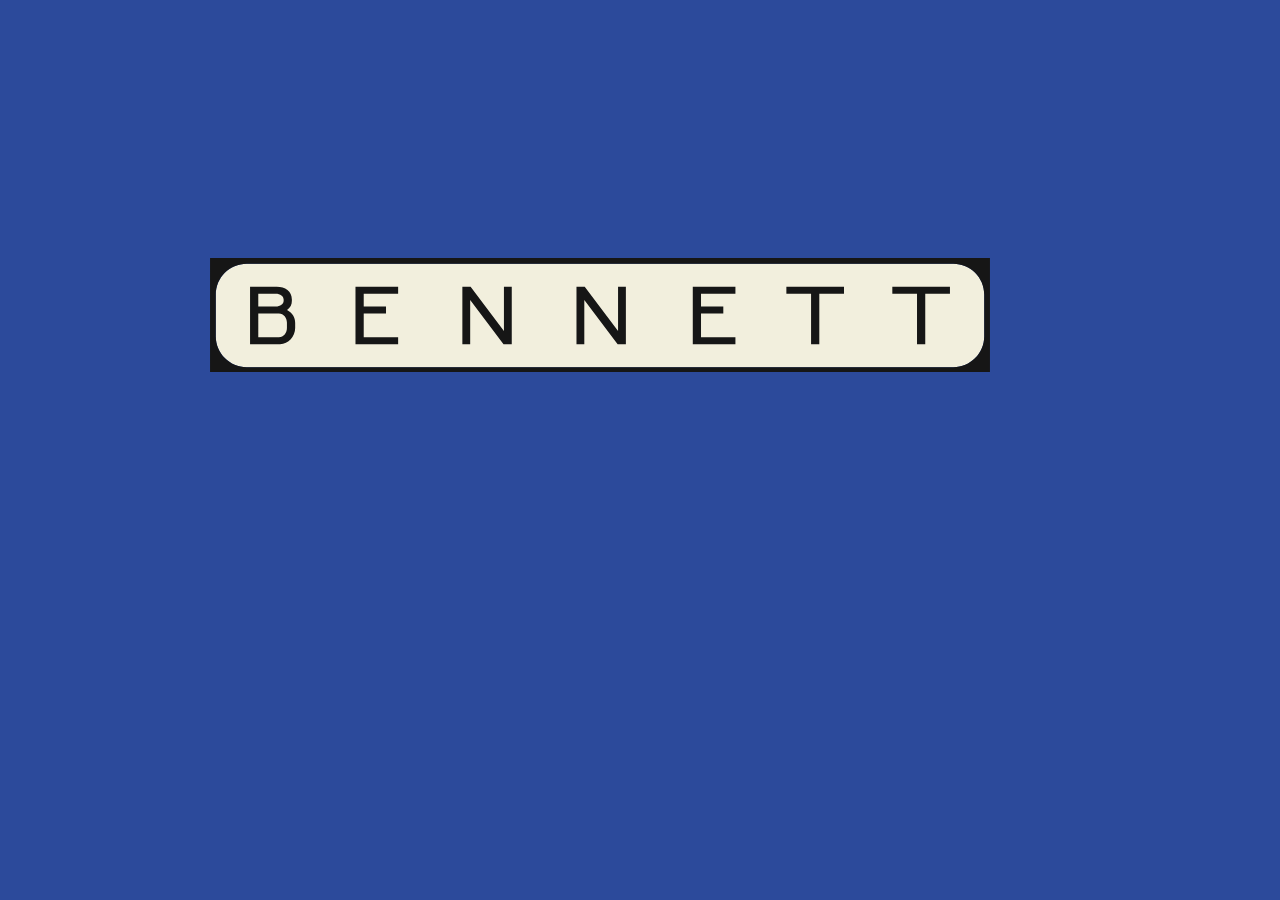
<file: design-source/share-card.html>
<!doctype html><html><head><style>body{margin:0;width:1200px;height:630px;display:grid;place-items:center;background:#2C4A9B}svg{width:780px;height:auto}div{position:absolute;inset:24px;border:1px solid #f2efdd33;border-radius:50% / 28px}</style></head><body><svg class="p3" height="442" id="_18Y-0__t6kjsu0" version="1.1" viewBox="0 0 3000 442" width="3000" xmlns="http://www.w3.org/2000/svg"><path d="M2978.013,140.967v160.065c0,65.565-53.121,118.73-118.73,118.73H140.717c-65.565,0-118.73-53.165-118.73-118.73v-160.065c0-65.61,53.165-118.73,118.73-118.73h2718.566c65.609,0,118.73,53.12,118.73,118.73Z" fill="#F2EFDD"></path><path d="M0,.25v441.499h3000V.25H0ZM2978.013,301.033c0,65.565-53.121,118.73-118.73,118.73H140.717c-65.565,0-118.73-53.165-118.73-118.73v-160.065c0-65.61,53.165-118.73,118.73-118.73h2718.566c65.609,0,118.73,53.12,118.73,118.73v160.065Z" fill="#161616"></path><g><path d="M559.461,110.168h164.02v26.914h-132.356v49.538h85.741v26.915h-85.741v91.367h132.356v26.914h-164.02V110.168Z" fill="#161616"></path><path d="M970.578,331.816V110.168h31.664l128.239,170.669V110.168h30.081v221.648h-31.664l-128.239-170.67v170.67h-30.081Z" fill="#161616"></path><path d="M1409.559,331.816V110.168h31.664l128.239,170.669V110.168h30.081v221.648h-31.664l-128.239-170.67v170.67h-30.081Z" fill="#161616"></path><path d="M1856.9,110.168h164.019v26.914h-132.356v49.538h85.743v26.915h-85.743v91.367h132.356v26.914h-164.019V110.168Z" fill="#161616"></path><path d="M2311.91,137.082h-94.993v-26.914h221.648v26.914h-94.991v194.734h-31.664v-194.734Z" fill="#161616"></path><path d="M2719.454,137.082h-94.993v-26.914h221.648v26.914h-94.991v194.734h-31.664v-194.734Z" fill="#161616"></path><path d="M153.897,110.168h102.592c32.613,0,58.261,17.063,58.261,49.361v5.066c0,15.832-5.383,25.033-18.683,35.483,21.532,10.765,31.349,28.937,31.349,48.886v20.51c0,32.297-25.648,62.343-58.262,62.343h-115.257V110.168ZM283.086,164.384v-5.066c0-11.961-12.666-22.236-30.713-22.236h-66.811v49.538h66.811c18.047,0,30.713-10.275,30.713-22.236ZM295.752,269.474v-20.51c0-18.365-12.666-35.428-30.714-35.428h-79.477v91.367h79.477c18.048,0,30.714-17.063,30.714-35.428Z" fill="#161616"></path></g></svg></body></html>
</file>
<file: css/paper.css>
:root{--color-ink:#161616;--color-ivory:#F2EFDD;--color-blue-grey:#878A91;--color-blue:#2C4A9B;--font-display:"Successor Trial";--font-body:"Malamocco Unlicensed Trial";--u:calc(100vw / 1440)}
.p0{background-color:var(--color-ink);box-sizing:border-box;display:flex;flex-direction:column;font-size:calc(12 * var(--u));font-synthesis:none;height:fit-content;line-height:calc(16 * var(--u));-moz-osx-font-smoothing:grayscale;overflow:clip;overflow-wrap:anywhere;-webkit-font-smoothing:antialiased;width:calc(1440 * var(--u))}
.p1{align-items:center;background-color:var(--color-blue);box-sizing:border-box;display:flex;flex-direction:column;gap:calc(56 * var(--u));left:calc(-2782 * var(--u));padding-bottom:calc(96 * var(--u));padding-inline:calc(48 * var(--u));padding-top:calc(40 * var(--u));top:calc(-52 * var(--u));width:calc(1440 * var(--u))}
.p2{align-items:center;align-self:stretch;box-sizing:border-box;display:flex;justify-content:space-between}
.p3{width:calc(200 * var(--u));height:calc(29.5 * var(--u));display:inline-block;flex-shrink:0}
.p4{box-sizing:border-box;display:flex;font-family:var(--font-body);gap:calc(40 * var(--u))}
.p5{box-sizing:border-box;color:var(--color-ivory);display:inline-block;font-family:var(--font-body);font-size:calc(15 * var(--u));letter-spacing:0.08em;line-height:calc(20 * var(--u));text-transform:uppercase}
.p6{box-sizing:border-box;color:var(--color-ivory);display:inline-block;font-family:var(--font-body);font-size:calc(15 * var(--u));letter-spacing:0.08em;line-height:calc(20 * var(--u));text-transform:uppercase}
.p7{box-sizing:border-box;color:var(--color-ivory);display:inline-block;font-family:var(--font-body);font-size:calc(15 * var(--u));letter-spacing:0.08em;line-height:calc(20 * var(--u));text-transform:uppercase}
.p8{box-sizing:border-box;color:var(--color-ivory);display:inline-block;font-family:var(--font-body);font-size:calc(15 * var(--u));letter-spacing:0.08em;line-height:calc(20 * var(--u));text-transform:uppercase}
.p9{background-color:var(--color-ink);box-sizing:border-box;display:flex;padding:calc(2 * var(--u))}
.p10{align-items:center;background-color:var(--color-ivory);border-radius:calc(6 * var(--u));box-sizing:border-box;display:flex;font-family:var(--font-body);padding-block:calc(4 * var(--u));padding-inline:calc(20 * var(--u))}
.p11{box-sizing:border-box;color:var(--color-ink);display:flex;font-family:var(--font-body);font-size:calc(14 * var(--u));letter-spacing:0.08em;line-height:calc(18 * var(--u));text-transform:uppercase;width:max-content}
.p12{align-items:center;box-sizing:border-box;display:flex;flex-direction:column;padding-block:calc(16 * var(--u));position:relative}
.p13{box-sizing:border-box;color:var(--color-ivory);display:inline-block;font-family:var(--font-display);font-size:calc(108 * var(--u));font-weight:300;line-height:calc(104 * var(--u));text-align:center;text-transform:uppercase;white-space:pre;width:max-content}
.p14{box-sizing:border-box;display:flex;height:calc(157 * var(--u));left:calc(50% - calc(150 * var(--u)));position:absolute;top:calc(50% - calc(78 * var(--u)));width:calc(300 * var(--u))}
.p15{width:calc(300 * var(--u));height:calc(156.6 * var(--u));display:inline-block;flex-shrink:0}
.p16{align-items:center;box-sizing:border-box;display:flex;flex-direction:column;gap:calc(24 * var(--u));width:calc(760 * var(--u))}
.p17{box-sizing:border-box;color:var(--color-ivory);display:inline-block;font-family:var(--font-body);font-size:calc(15 * var(--u));letter-spacing:0.26em;line-height:calc(20 * var(--u));text-transform:uppercase}
.p18{box-sizing:border-box;color:var(--color-ivory);display:inline-block;font-family:var(--font-body);font-size:calc(21 * var(--u));line-height:calc(32 * var(--u));text-align:center}
.p19{background-color:var(--color-ink);box-sizing:border-box;display:flex;padding:calc(2 * var(--u))}
.p20{align-items:center;background-color:var(--color-ivory);border-radius:calc(9 * var(--u));box-sizing:border-box;display:flex;font-family:var(--font-body);padding-block:calc(15 * var(--u));padding-inline:calc(28 * var(--u))}
.p21{box-sizing:border-box;color:var(--color-ink);display:flex;font-family:var(--font-body);font-size:calc(15 * var(--u));letter-spacing:0.1em;line-height:calc(18 * var(--u));text-transform:uppercase;width:max-content}
.p22{background-color:var(--color-ivory);box-sizing:border-box;display:flex;flex-shrink:0;height:calc(1340 * var(--u));position:relative}
.p23{box-sizing:border-box;color:var(--color-ink);display:inline-block;font-family:var(--font-display);font-size:calc(52 * var(--u));font-weight:300;left:calc(120 * var(--u));line-height:calc(58 * var(--u));position:absolute;text-align:right;text-transform:uppercase;top:calc(200 * var(--u));width:calc(500 * var(--u))}
.p24{box-sizing:border-box;color:var(--color-ink);display:inline-block;font-family:var(--font-display);font-size:calc(52 * var(--u));font-weight:300;left:calc(820 * var(--u));line-height:calc(58 * var(--u));position:absolute;text-transform:uppercase;top:calc(770 * var(--u));width:calc(480 * var(--u))}
.p25{box-sizing:border-box;color:var(--color-ink);display:inline-block;font-family:var(--font-body);font-size:calc(19 * var(--u));left:calc(260 * var(--u));line-height:calc(30 * var(--u));position:absolute;top:calc(370 * var(--u));width:calc(360 * var(--u))}
.p26{box-sizing:border-box;color:var(--color-ink);display:inline-block;font-family:var(--font-body);font-size:calc(19 * var(--u));left:calc(260 * var(--u));line-height:calc(30 * var(--u));position:absolute;top:calc(640 * var(--u));width:calc(360 * var(--u))}
.p27{border-bottom-color:#161616;border-bottom-style:double;border-bottom-width:calc(4 * var(--u));box-sizing:border-box;display:inline-block;font-family:var(--font-body);left:calc(260 * var(--u));padding-bottom:calc(6 * var(--u));position:absolute;top:calc(860 * var(--u))}
.p28{box-sizing:border-box;color:var(--color-ink);display:inline-block;font-family:var(--font-body);font-size:calc(15 * var(--u));letter-spacing:0.12em;line-height:calc(18 * var(--u));text-transform:uppercase;width:max-content}
.p29{box-sizing:border-box;color:var(--color-ink);display:inline-block;font-family:var(--font-body);font-size:calc(23 * var(--u));left:calc(260 * var(--u));line-height:calc(30 * var(--u));position:absolute;top:calc(590 * var(--u));width:calc(360 * var(--u))}
.p30{background-image:url(../assets/round-two/paper-0.svg);background-position:left bottom;background-repeat:no-repeat;background-size:contain;box-sizing:border-box;display:flex;height:calc(161 * var(--u));left:calc(820 * var(--u));position:absolute;top:calc(560 * var(--u));width:calc(240 * var(--u))}
.p31{box-sizing:border-box;color:var(--color-ink);display:inline-block;font-family:var(--font-body);font-size:calc(19 * var(--u));left:calc(820 * var(--u));line-height:calc(30 * var(--u));position:absolute;top:calc(920 * var(--u));width:calc(400 * var(--u))}
.p32{background-color:var(--color-ink);box-sizing:border-box;display:flex;left:calc(820 * var(--u));padding:calc(2 * var(--u));position:absolute;top:calc(1060 * var(--u))}
.p33{align-items:center;background-color:var(--color-blue);border-radius:calc(9 * var(--u));box-sizing:border-box;display:flex;justify-content:center;padding-block:calc(17 * var(--u));padding-inline:calc(40 * var(--u))}
.p34{box-sizing:border-box;color:var(--color-ivory);display:inline-block;font-family:var(--font-body);font-size:calc(15 * var(--u));letter-spacing:0.12em;line-height:calc(18 * var(--u));text-transform:uppercase}
.p35{box-sizing:border-box;color:var(--color-ink);display:inline-block;font-family:var(--font-body);font-size:calc(15 * var(--u));left:calc(820 * var(--u));letter-spacing:0.04em;line-height:calc(20 * var(--u));position:absolute;top:calc(1146 * var(--u));width:max-content}
.p36{position:absolute;left:calc(706 * var(--u));top:calc(0 * var(--u));display:inline-block}
.p37{background-color:var(--color-ink);box-sizing:border-box;display:flex;flex-direction:column;gap:calc(120 * var(--u));padding-bottom:calc(200 * var(--u));padding-left:calc(120 * var(--u));padding-top:calc(220 * var(--u))}
.p38{align-items:center;box-sizing:border-box;display:flex;flex-direction:column;gap:calc(28 * var(--u));padding-right:calc(120 * var(--u))}
.p39{box-sizing:border-box;color:var(--color-ivory);display:inline-block;font-family:var(--font-display);font-size:calc(52 * var(--u));font-weight:300;line-height:calc(58 * var(--u));text-align:center;text-transform:uppercase;width:calc(1100 * var(--u))}
.p40{box-sizing:border-box;color:var(--color-ivory);display:inline-block;font-family:var(--font-body);font-size:calc(20 * var(--u));line-height:calc(32 * var(--u));text-align:center;width:calc(560 * var(--u))}
.p41{box-sizing:border-box;display:flex;gap:calc(28 * var(--u))}
.p42{background-color:var(--color-ivory);box-sizing:border-box;display:flex;flex-shrink:0;height:calc(280 * var(--u));position:relative;width:calc(440 * var(--u))}
.p43{box-sizing:border-box;display:flex;flex-basis:0%;flex-direction:column;flex-grow:1;justify-content:space-between;padding-block:calc(32 * var(--u));padding-left:calc(64 * var(--u));padding-right:calc(36 * var(--u))}
.p44{box-sizing:border-box;color:var(--color-ink);display:inline-block;font-family:var(--font-body);font-size:calc(23 * var(--u));line-height:calc(30 * var(--u))}
.p45{box-sizing:border-box;color:var(--color-ink);display:inline-block;font-family:var(--font-body);font-size:calc(17 * var(--u));line-height:calc(26 * var(--u))}
.p46{position:absolute;left:calc(24 * var(--u));top:calc(0 * var(--u));display:inline-block}
.p47{background-color:var(--color-blue);box-sizing:border-box;display:flex;flex-shrink:0;height:calc(280 * var(--u));position:relative;width:calc(440 * var(--u))}
.p48{box-sizing:border-box;display:flex;flex-basis:0%;flex-direction:column;flex-grow:1;justify-content:space-between;padding-block:calc(32 * var(--u));padding-left:calc(64 * var(--u));padding-right:calc(36 * var(--u))}
.p49{box-sizing:border-box;color:var(--color-ivory);display:inline-block;font-family:var(--font-body);font-size:calc(23 * var(--u));line-height:calc(30 * var(--u))}
.p50{box-sizing:border-box;color:var(--color-ivory);display:inline-block;font-family:var(--font-body);font-size:calc(17 * var(--u));line-height:calc(26 * var(--u))}
.p51{position:absolute;left:calc(24 * var(--u));top:calc(0 * var(--u));display:inline-block}
.p52{background-color:var(--color-ivory);box-sizing:border-box;display:flex;flex-shrink:0;height:calc(280 * var(--u));position:relative;width:calc(440 * var(--u))}
.p53{box-sizing:border-box;display:flex;flex-basis:0%;flex-direction:column;flex-grow:1;justify-content:space-between;padding-block:calc(32 * var(--u));padding-left:calc(64 * var(--u));padding-right:calc(36 * var(--u))}
.p54{box-sizing:border-box;color:var(--color-ink);display:inline-block;font-family:var(--font-body);font-size:calc(23 * var(--u));line-height:calc(30 * var(--u))}
.p55{box-sizing:border-box;color:var(--color-ink);display:inline-block;font-family:var(--font-body);font-size:calc(17 * var(--u));line-height:calc(26 * var(--u))}
.p56{position:absolute;left:calc(24 * var(--u));top:calc(0 * var(--u));display:inline-block}
.p57{background-color:var(--color-blue);box-sizing:border-box;display:flex;flex-shrink:0;height:calc(280 * var(--u));position:relative;width:calc(440 * var(--u))}
.p58{box-sizing:border-box;display:flex;flex-basis:0%;flex-direction:column;flex-grow:1;justify-content:space-between;padding-block:calc(32 * var(--u));padding-left:calc(64 * var(--u));padding-right:calc(36 * var(--u))}
.p59{box-sizing:border-box;color:var(--color-ivory);display:inline-block;font-family:var(--font-body);font-size:calc(23 * var(--u));line-height:calc(30 * var(--u))}
.p60{box-sizing:border-box;color:var(--color-ivory);display:inline-block;font-family:var(--font-body);font-size:calc(17 * var(--u));line-height:calc(26 * var(--u))}
.p61{position:absolute;left:calc(24 * var(--u));top:calc(0 * var(--u));display:inline-block}
.p62{background-color:var(--color-ivory);box-sizing:border-box;display:flex;flex-shrink:0;height:calc(280 * var(--u));position:relative;width:calc(440 * var(--u))}
.p63{box-sizing:border-box;display:flex;flex-basis:0%;flex-direction:column;flex-grow:1;justify-content:space-between;padding-block:calc(32 * var(--u));padding-left:calc(64 * var(--u));padding-right:calc(36 * var(--u))}
.p64{box-sizing:border-box;color:var(--color-ink);display:inline-block;font-family:var(--font-body);font-size:calc(23 * var(--u));line-height:calc(30 * var(--u))}
.p65{box-sizing:border-box;color:var(--color-ink);display:inline-block;font-family:var(--font-body);font-size:calc(17 * var(--u));line-height:calc(26 * var(--u))}
.p66{position:absolute;left:calc(24 * var(--u));top:calc(0 * var(--u));display:inline-block}
.p67{background-color:var(--color-blue);box-sizing:border-box;display:flex;flex-shrink:0;height:calc(280 * var(--u));position:relative;width:calc(440 * var(--u))}
.p68{box-sizing:border-box;display:flex;flex-basis:0%;flex-direction:column;flex-grow:1;justify-content:space-between;padding-block:calc(32 * var(--u));padding-left:calc(64 * var(--u));padding-right:calc(36 * var(--u))}
.p69{box-sizing:border-box;color:var(--color-ivory);display:inline-block;font-family:var(--font-body);font-size:calc(23 * var(--u));line-height:calc(30 * var(--u))}
.p70{box-sizing:border-box;color:var(--color-ivory);display:inline-block;font-family:var(--font-body);font-size:calc(17 * var(--u));line-height:calc(26 * var(--u))}
.p71{position:absolute;left:calc(24 * var(--u));top:calc(0 * var(--u));display:inline-block}
.p72{align-items:center;box-sizing:border-box;display:flex;gap:calc(24 * var(--u));padding-right:calc(120 * var(--u))}
.p73{background-color:#3A3A3A;box-sizing:border-box;display:flex;flex-basis:0%;flex-grow:1;height:calc(1 * var(--u));position:relative}
.p74{background-color:#F2EFDD;box-sizing:border-box;height:calc(3 * var(--u));left:calc(0 * var(--u));position:absolute;top:calc(-1 * var(--u));width:calc(300 * var(--u))}
.p75{box-sizing:border-box;color:var(--color-ivory);display:inline-block;font-family:var(--font-body);font-size:calc(15 * var(--u));letter-spacing:0.12em;line-height:calc(18 * var(--u));text-transform:uppercase;width:max-content}
.p76{background-color:var(--color-ivory);box-sizing:border-box;display:flex;flex-shrink:0;height:calc(1480 * var(--u));position:relative}
.p77{align-items:center;box-sizing:border-box;display:flex;flex-direction:column;left:calc(220 * var(--u));position:absolute;top:calc(190 * var(--u));width:calc(1000 * var(--u))}
.p78{box-sizing:border-box;color:var(--color-ink);display:inline-block;font-family:var(--font-display);font-size:calc(52 * var(--u));font-weight:300;line-height:calc(58 * var(--u));text-transform:uppercase}
.p79{box-sizing:border-box;color:var(--color-ink);display:inline-block;font-family:var(--font-display);font-size:calc(52 * var(--u));font-weight:300;line-height:calc(58 * var(--u));text-transform:uppercase}
.p80{box-sizing:border-box;color:var(--color-ink);display:inline-block;font-family:var(--font-body);font-size:calc(20 * var(--u));left:calc(400 * var(--u));line-height:calc(32 * var(--u));position:absolute;text-align:center;top:calc(340 * var(--u));width:calc(640 * var(--u))}
.p81{box-sizing:border-box;display:flex;height:calc(740 * var(--u));left:calc(120 * var(--u));overflow:clip;position:absolute;top:calc(520 * var(--u));width:calc(1200 * var(--u))}
.p82{background-image:url(../assets/round-two/paper-1.jpg);background-position:50%;background-repeat:no-repeat;background-size:contain;box-sizing:border-box;flex-shrink:0;height:calc(800 * var(--u));width:calc(1200 * var(--u))}
.p83{background-color:var(--color-ink);box-sizing:border-box;display:flex;flex-direction:column;gap:calc(8 * var(--u));left:calc(72 * var(--u));padding-block:calc(24 * var(--u));padding-inline:calc(28 * var(--u));position:absolute;top:calc(1150 * var(--u));width:calc(380 * var(--u))}
.p84{box-sizing:border-box;color:var(--color-ivory);display:inline-block;font-family:var(--font-body);font-size:calc(22 * var(--u));line-height:calc(28 * var(--u))}
.p85{box-sizing:border-box;color:var(--color-ivory);display:inline-block;font-family:var(--font-body);font-size:calc(17 * var(--u));line-height:calc(26 * var(--u))}
.p86{align-items:center;box-sizing:border-box;display:flex;justify-content:space-between;left:calc(120 * var(--u));position:absolute;top:calc(1330 * var(--u));width:calc(1200 * var(--u))}
.p87{box-sizing:border-box;display:flex;font-family:var(--font-body);gap:calc(40 * var(--u))}
.p88{border-bottom-color:#161616;border-bottom-style:solid;border-bottom-width:calc(2 * var(--u));box-sizing:border-box;display:inline-block;padding-bottom:calc(4 * var(--u))}
.p89{box-sizing:border-box;color:var(--color-ink);display:inline-block;font-family:var(--font-body);font-size:calc(18 * var(--u));line-height:calc(24 * var(--u))}
.p90{box-sizing:border-box;display:inline-block;padding-bottom:calc(4 * var(--u))}
.p91{box-sizing:border-box;color:var(--color-ink);display:inline-block;font-family:var(--font-body);font-size:calc(18 * var(--u));line-height:calc(24 * var(--u))}
.p92{box-sizing:border-box;display:inline-block;padding-bottom:calc(4 * var(--u))}
.p93{box-sizing:border-box;color:var(--color-ink);display:inline-block;font-family:var(--font-body);font-size:calc(18 * var(--u));line-height:calc(24 * var(--u))}
.p94{box-sizing:border-box;display:inline-block;padding-bottom:calc(4 * var(--u))}
.p95{box-sizing:border-box;color:var(--color-ink);display:inline-block;font-family:var(--font-body);font-size:calc(18 * var(--u));line-height:calc(24 * var(--u))}
.p96{box-sizing:border-box;display:inline-block;padding-bottom:calc(4 * var(--u))}
.p97{box-sizing:border-box;color:var(--color-ink);display:inline-block;font-family:var(--font-body);font-size:calc(18 * var(--u));line-height:calc(24 * var(--u))}
.p98{border-bottom-color:#161616;border-bottom-style:double;border-bottom-width:calc(4 * var(--u));box-sizing:border-box;display:inline-block;font-family:var(--font-body);padding-bottom:calc(6 * var(--u))}
.p99{box-sizing:border-box;color:var(--color-ink);display:inline-block;font-family:var(--font-body);font-size:calc(15 * var(--u));letter-spacing:0.12em;line-height:calc(18 * var(--u));text-transform:uppercase;width:max-content}
.p100{background-color:var(--color-ink);background-image:radial-gradient(circle farthest-corner at 50% 44.99999999999999% in oklab, #2A2A2A 0%, #161616 65%);box-sizing:border-box;display:flex;justify-content:center;padding-bottom:calc(200 * var(--u));padding-top:calc(180 * var(--u))}
.p101{background-color:#F4F1E1;box-shadow:#0000008C calc(0 * var(--u)) calc(40 * var(--u)) calc(90 * var(--u)), #00000059 calc(0 * var(--u)) calc(6 * var(--u)) calc(18 * var(--u));box-sizing:border-box;display:flex;flex-shrink:0;height:calc(1216 * var(--u));position:relative;rotate:-1.2deg;transform-origin:50% 50%;width:calc(940 * var(--u))}
.p102{background-image:linear-gradient(in oklab 180deg, #16161600 0%, #16161612 55%, #FFFFFF80 60%, #16161600 100%);box-sizing:border-box;height:calc(10 * var(--u));left:calc(0 * var(--u));position:absolute;top:calc(405 * var(--u));width:calc(940 * var(--u))}
.p103{background-image:linear-gradient(in oklab 180deg, #16161600 0%, #16161612 55%, #FFFFFF80 60%, #16161600 100%);box-sizing:border-box;height:calc(10 * var(--u));left:calc(0 * var(--u));position:absolute;top:calc(810 * var(--u));width:calc(940 * var(--u))}
.p104{position:absolute;left:calc(30 * var(--u));top:calc(0 * var(--u));display:inline-block}
.p105{position:absolute;right:calc(30 * var(--u));top:calc(0 * var(--u));display:inline-block}
.p106{align-items:end;box-sizing:border-box;display:flex;justify-content:space-between;left:calc(96 * var(--u));position:absolute;top:calc(60 * var(--u));width:calc(748 * var(--u))}
.p107{width:calc(380 * var(--u));height:calc(56 * var(--u));display:inline-block;flex-shrink:0}
.p108{align-items:end;box-sizing:border-box;display:flex;flex-direction:column;font-family:var(--font-body);gap:calc(4 * var(--u))}
.p109{box-sizing:border-box;color:var(--color-ink);display:inline-block;font-family:var(--font-body);font-size:calc(11 * var(--u));letter-spacing:0.14em;line-height:calc(15 * var(--u));text-transform:uppercase}
.p110{box-sizing:border-box;color:var(--color-ink);display:inline-block;font-family:var(--font-body);font-size:calc(11 * var(--u));letter-spacing:0.14em;line-height:calc(15 * var(--u));text-transform:uppercase}
.p111{border-top-color:#161616;border-top-style:solid;border-top-width:calc(1 * var(--u));box-sizing:border-box;display:flex;font-family:var(--font-body);justify-content:space-between;left:calc(96 * var(--u));padding-top:calc(16 * var(--u));position:absolute;top:calc(150 * var(--u));width:calc(748 * var(--u))}
.p112{box-sizing:border-box;color:var(--color-ink);display:inline-block;font-family:var(--font-body);font-size:calc(13 * var(--u));line-height:calc(19 * var(--u));white-space:pre-wrap;width:max-content}
.p113{box-sizing:border-box;color:var(--color-ink);display:inline-block;font-family:var(--font-body);font-size:calc(13 * var(--u));line-height:calc(19 * var(--u));text-align:right;white-space:pre-wrap;width:max-content}
.p114{box-sizing:border-box;color:var(--color-ink);display:inline-block;font-family:var(--font-display);font-size:calc(34 * var(--u));font-weight:300;left:calc(96 * var(--u));line-height:calc(40 * var(--u));position:absolute;text-transform:uppercase;top:calc(290 * var(--u));white-space:pre;width:max-content}
.p115{box-sizing:border-box;display:flex;flex-direction:column;gap:calc(18 * var(--u));left:calc(96 * var(--u));position:absolute;top:calc(420 * var(--u));width:calc(560 * var(--u))}
.p116{box-sizing:border-box;color:var(--color-ink);display:inline-block;font-family:var(--font-body);font-size:calc(17 * var(--u));line-height:calc(27 * var(--u))}
.p117{box-sizing:border-box;color:var(--color-ink);display:inline-block;font-family:var(--font-body);font-size:calc(17 * var(--u));line-height:calc(27 * var(--u))}
.p118{box-sizing:border-box;color:var(--color-ink);display:inline-block;font-family:var(--font-body);font-size:calc(17 * var(--u));line-height:calc(27 * var(--u))}
.p119{box-sizing:border-box;display:flex;gap:calc(32 * var(--u));left:calc(96 * var(--u));position:absolute;top:calc(860 * var(--u));width:calc(748 * var(--u))}
.p120{box-sizing:border-box;display:flex;flex-basis:0%;flex-direction:column;flex-grow:1;gap:calc(6 * var(--u))}
.p121{box-sizing:border-box;color:var(--color-ink);display:inline-block;font-family:var(--font-body);font-size:calc(17 * var(--u));line-height:calc(24 * var(--u))}
.p122{box-sizing:border-box;color:var(--color-ink);display:inline-block;font-family:var(--font-body);font-size:calc(14 * var(--u));line-height:calc(21 * var(--u))}
.p123{box-sizing:border-box;display:flex;flex-basis:0%;flex-direction:column;flex-grow:1;gap:calc(6 * var(--u))}
.p124{box-sizing:border-box;color:var(--color-ink);display:inline-block;font-family:var(--font-body);font-size:calc(17 * var(--u));line-height:calc(24 * var(--u))}
.p125{box-sizing:border-box;color:var(--color-ink);display:inline-block;font-family:var(--font-body);font-size:calc(14 * var(--u));line-height:calc(21 * var(--u))}
.p126{box-sizing:border-box;display:flex;flex-basis:0%;flex-direction:column;flex-grow:1;gap:calc(6 * var(--u))}
.p127{box-sizing:border-box;color:var(--color-ink);display:inline-block;font-family:var(--font-body);font-size:calc(17 * var(--u));line-height:calc(24 * var(--u))}
.p128{box-sizing:border-box;color:var(--color-ink);display:inline-block;font-family:var(--font-body);font-size:calc(14 * var(--u));line-height:calc(21 * var(--u))}
.p129{box-sizing:border-box;display:flex;flex-direction:column;gap:calc(6 * var(--u));left:calc(96 * var(--u));position:absolute;top:calc(1030 * var(--u))}
.p130{box-sizing:border-box;color:var(--color-ink);display:inline-block;font-family:var(--font-body);font-size:calc(17 * var(--u));line-height:calc(24 * var(--u))}
.p131{align-self:start;border-bottom-color:#161616;border-bottom-style:solid;border-bottom-width:calc(1 * var(--u));box-sizing:border-box;display:inline-block;font-family:var(--font-body);padding-bottom:calc(3 * var(--u))}
.p132{box-sizing:border-box;color:var(--color-ink);display:inline-block;font-family:var(--font-body);font-size:calc(14 * var(--u));letter-spacing:0.12em;line-height:calc(20 * var(--u));text-transform:uppercase}
.p133{box-sizing:border-box;display:flex;left:calc(704 * var(--u));position:absolute;top:calc(1010 * var(--u))}
.p134{width:calc(140 * var(--u));height:calc(73 * var(--u));display:inline-block;flex-shrink:0}
.p135{box-sizing:border-box;display:flex;font-family:var(--font-body);justify-content:space-between;left:calc(96 * var(--u));position:absolute;top:calc(1150 * var(--u));width:calc(748 * var(--u))}
.p136{box-sizing:border-box;color:var(--color-ink);display:inline-block;font-family:var(--font-body);font-size:calc(11 * var(--u));letter-spacing:0.16em;line-height:calc(14 * var(--u));text-transform:uppercase}
.p137{box-sizing:border-box;color:var(--color-ink);display:inline-block;font-family:var(--font-body);font-size:calc(11 * var(--u));letter-spacing:0.16em;line-height:calc(14 * var(--u));text-transform:uppercase}
.p138{box-sizing:border-box;display:flex;flex-direction:column;gap:calc(96 * var(--u));padding-bottom:calc(48 * var(--u));padding-inline:calc(120 * var(--u));padding-top:calc(120 * var(--u))}
.p139{align-items:start;box-sizing:border-box;display:flex;gap:calc(48 * var(--u))}
.p140{box-sizing:border-box;display:flex;flex-direction:column;flex-shrink:0;gap:calc(20 * var(--u));width:calc(340 * var(--u))}
.p141{width:calc(150 * var(--u));height:calc(78.3 * var(--u));display:inline-block;flex-shrink:0}
.p142{box-sizing:border-box;color:var(--color-ivory);display:inline-block;font-family:var(--font-body);font-size:calc(18 * var(--u));line-height:calc(28 * var(--u))}
.p143{box-sizing:border-box;display:flex;flex-basis:0%;flex-direction:column;flex-grow:1;gap:calc(12 * var(--u))}
.p144{box-sizing:border-box;display:inline-block;font-family:var(--font-body);padding-bottom:calc(8 * var(--u))}
.p145{box-sizing:border-box;color:var(--color-blue-grey);display:inline-block;font-family:var(--font-body);font-size:calc(13 * var(--u));letter-spacing:0.2em;line-height:calc(16 * var(--u));text-transform:uppercase}
.p146{box-sizing:border-box;color:var(--color-ivory);display:inline-block;font-family:var(--font-body);font-size:calc(17 * var(--u));line-height:calc(26 * var(--u))}
.p147{box-sizing:border-box;color:var(--color-ivory);display:inline-block;font-family:var(--font-body);font-size:calc(17 * var(--u));line-height:calc(26 * var(--u))}
.p148{box-sizing:border-box;color:var(--color-ivory);display:inline-block;font-family:var(--font-body);font-size:calc(17 * var(--u));line-height:calc(26 * var(--u))}
.p149{box-sizing:border-box;color:var(--color-ivory);display:inline-block;font-family:var(--font-body);font-size:calc(17 * var(--u));line-height:calc(26 * var(--u))}
.p150{box-sizing:border-box;display:flex;flex-basis:0%;flex-direction:column;flex-grow:1;gap:calc(12 * var(--u))}
.p151{box-sizing:border-box;display:inline-block;font-family:var(--font-body);padding-bottom:calc(8 * var(--u))}
.p152{box-sizing:border-box;color:var(--color-blue-grey);display:inline-block;font-family:var(--font-body);font-size:calc(13 * var(--u));letter-spacing:0.2em;line-height:calc(16 * var(--u));text-transform:uppercase}
.p153{box-sizing:border-box;color:var(--color-ivory);display:inline-block;font-family:var(--font-body);font-size:calc(17 * var(--u));line-height:calc(26 * var(--u))}
.p154{box-sizing:border-box;color:var(--color-ivory);display:inline-block;font-family:var(--font-body);font-size:calc(17 * var(--u));line-height:calc(26 * var(--u))}
.p155{box-sizing:border-box;color:var(--color-ivory);display:inline-block;font-family:var(--font-body);font-size:calc(17 * var(--u));line-height:calc(26 * var(--u))}
.p156{box-sizing:border-box;color:var(--color-ivory);display:inline-block;font-family:var(--font-body);font-size:calc(17 * var(--u));line-height:calc(26 * var(--u))}
.p157{box-sizing:border-box;display:flex;flex-basis:0%;flex-direction:column;flex-grow:1;gap:calc(12 * var(--u))}
.p158{box-sizing:border-box;display:inline-block;font-family:var(--font-body);padding-bottom:calc(8 * var(--u))}
.p159{box-sizing:border-box;color:var(--color-blue-grey);display:inline-block;font-family:var(--font-body);font-size:calc(13 * var(--u));letter-spacing:0.2em;line-height:calc(16 * var(--u));text-transform:uppercase}
.p160{box-sizing:border-box;color:var(--color-ivory);display:inline-block;font-family:var(--font-body);font-size:calc(17 * var(--u));line-height:calc(26 * var(--u))}
.p161{box-sizing:border-box;color:var(--color-ivory);display:inline-block;font-family:var(--font-body);font-size:calc(17 * var(--u));line-height:calc(26 * var(--u))}
.p162{box-sizing:border-box;color:var(--color-ivory);display:inline-block;font-family:var(--font-body);font-size:calc(17 * var(--u));line-height:calc(26 * var(--u))}
.p163{box-sizing:border-box;color:var(--color-ivory);display:inline-block;font-family:var(--font-body);font-size:calc(17 * var(--u));line-height:calc(26 * var(--u));white-space:pre-wrap}
.p164{width:calc(1200 * var(--u));height:calc(176.8 * var(--u));display:inline-block;flex-shrink:0}
.p165{box-sizing:border-box;display:flex;font-family:var(--font-body);justify-content:space-between}
.p166{box-sizing:border-box;color:var(--color-blue-grey);display:inline-block;font-family:var(--font-body);font-size:calc(14 * var(--u));letter-spacing:0.08em;line-height:calc(20 * var(--u))}
.p167{box-sizing:border-box;color:var(--color-blue-grey);display:inline-block;font-family:var(--font-body);font-size:calc(14 * var(--u));letter-spacing:0.08em;line-height:calc(20 * var(--u))}
.p168{background-color:#2C4A9B;box-sizing:border-box;display:flex;flex-direction:column;font-size:calc(12 * var(--u));font-synthesis:none;height:calc(844 * var(--u));line-height:calc(16 * var(--u));-moz-osx-font-smoothing:grayscale;overflow:clip;overflow-wrap:anywhere;-webkit-font-smoothing:antialiased;width:calc(390 * var(--u))}
.p169{align-items:center;box-sizing:border-box;display:flex;gap:calc(154 * var(--u));padding-bottom:calc(19 * var(--u));padding-inline:calc(24 * var(--u));padding-top:calc(21 * var(--u))}
.p170{align-items:center;box-sizing:border-box;display:flex;flex-basis:0%;flex-direction:column;flex-grow:1;justify-content:center}
.p171{box-sizing:border-box;color:#FFFFFF;display:flex;flex-wrap:wrap;font-family:system-ui, sans-serif;font-size:calc(17 * var(--u));font-weight:600;justify-content:center;line-height:calc(22 * var(--u));text-align:center;width:fit-content}
.p172{align-items:center;box-sizing:border-box;display:flex;flex-basis:0%;flex-direction:column;flex-grow:1;justify-content:center}
.p173{flex-shrink:0;display:inline-block}
.p174{opacity:0.35}
.p175{opacity:0.35}
.p176{box-sizing:border-box;display:flex;flex-basis:0%;flex-direction:column;flex-grow:1;padding-bottom:calc(28 * var(--u));padding-inline:calc(20 * var(--u));padding-top:calc(8 * var(--u))}
.p177{align-items:center;box-sizing:border-box;display:flex;justify-content:space-between}
.p178{width:calc(150 * var(--u));height:calc(22 * var(--u));flex-shrink:0;display:inline-block}
.p179{align-items:center;box-sizing:border-box;display:flex;gap:calc(10 * var(--u))}
.p180{box-sizing:border-box;color:var(--color-ivory);display:inline-block;font-family:var(--font-body);font-size:calc(14 * var(--u));letter-spacing:0.16em;line-height:calc(18 * var(--u));text-transform:uppercase}
.p181{display:inline-block;flex-shrink:0}
.p182{border-top-color:#F2EFDD59;border-top-style:solid;border-top-width:calc(1 * var(--u));box-sizing:border-box;display:flex;flex-direction:column;margin-top:calc(56 * var(--u))}
.p183{border-bottom-color:#F2EFDD59;border-bottom-style:solid;border-bottom-width:calc(1 * var(--u));box-sizing:border-box;display:flex;flex-direction:column;gap:calc(14 * var(--u));padding-bottom:calc(24 * var(--u));padding-top:calc(22 * var(--u))}
.p184{box-sizing:border-box;color:var(--color-ivory);display:inline-block;font-family:var(--font-display);font-size:calc(38 * var(--u));font-weight:300;line-height:calc(40 * var(--u));text-transform:uppercase;white-space:pre-wrap}
.p185{box-sizing:border-box;display:flex;flex-direction:column;gap:calc(6 * var(--u))}
.p186{box-sizing:border-box;color:var(--color-ivory);display:inline-block;font-family:var(--font-body);font-size:calc(17 * var(--u));line-height:calc(24 * var(--u))}
.p187{box-sizing:border-box;color:var(--color-ivory);display:inline-block;font-family:var(--font-body);font-size:calc(17 * var(--u));line-height:calc(24 * var(--u))}
.p188{box-sizing:border-box;color:var(--color-ivory);display:inline-block;font-family:var(--font-body);font-size:calc(17 * var(--u));line-height:calc(24 * var(--u))}
.p189{align-items:center;border-bottom-color:#F2EFDD59;border-bottom-style:solid;border-bottom-width:calc(1 * var(--u));box-sizing:border-box;display:flex;justify-content:space-between;padding-block:calc(20 * var(--u))}
.p190{box-sizing:border-box;color:var(--color-ivory);display:inline-block;font-family:var(--font-display);font-size:calc(38 * var(--u));font-weight:300;line-height:calc(40 * var(--u));text-transform:uppercase}
.p191{box-sizing:border-box;color:var(--color-ivory);display:inline-block;font-family:var(--font-body);font-size:calc(20 * var(--u));line-height:calc(24 * var(--u))}
.p192{align-items:center;border-bottom-color:#F2EFDD59;border-bottom-style:solid;border-bottom-width:calc(1 * var(--u));box-sizing:border-box;display:flex;justify-content:space-between;padding-block:calc(20 * var(--u))}
.p193{box-sizing:border-box;color:var(--color-ivory);display:inline-block;font-family:var(--font-display);font-size:calc(38 * var(--u));font-weight:300;line-height:calc(40 * var(--u));text-transform:uppercase}
.p194{box-sizing:border-box;color:var(--color-ivory);display:inline-block;font-family:var(--font-body);font-size:calc(20 * var(--u));line-height:calc(24 * var(--u))}
.p195{align-items:center;border-bottom-color:#F2EFDD59;border-bottom-style:solid;border-bottom-width:calc(1 * var(--u));box-sizing:border-box;display:flex;justify-content:space-between;padding-block:calc(20 * var(--u))}
.p196{box-sizing:border-box;color:var(--color-ivory);display:inline-block;font-family:var(--font-display);font-size:calc(38 * var(--u));font-weight:300;line-height:calc(40 * var(--u));text-transform:uppercase}
.p197{box-sizing:border-box;color:var(--color-ivory);display:inline-block;font-family:var(--font-body);font-size:calc(20 * var(--u));line-height:calc(24 * var(--u))}
.p198{box-sizing:border-box;display:flex;flex-basis:0%;flex-grow:1}
.p199{box-sizing:border-box;display:flex;flex-direction:column;gap:calc(20 * var(--u))}
.p200{background-color:var(--color-ink);box-sizing:border-box;display:flex;padding:calc(2 * var(--u))}
.p201{align-items:center;background-color:var(--color-ivory);border-radius:calc(9 * var(--u));box-sizing:border-box;display:flex;flex-basis:0%;flex-grow:1;justify-content:center;padding-block:calc(17 * var(--u));padding-inline:calc(24 * var(--u))}
.p202{box-sizing:border-box;color:var(--color-ink);display:inline-block;font-family:var(--font-body);font-size:calc(15 * var(--u));letter-spacing:0.12em;line-height:calc(18 * var(--u));text-transform:uppercase}
.p203{align-items:center;box-sizing:border-box;display:flex;justify-content:space-between}
.p204{box-sizing:border-box;color:var(--color-ivory);display:inline-block;font-family:var(--font-body);font-size:calc(15 * var(--u));line-height:calc(20 * var(--u))}
.p205{box-sizing:border-box;color:var(--color-ivory);display:inline-block;font-family:var(--font-body);font-size:calc(15 * var(--u));letter-spacing:0.06em;line-height:calc(20 * var(--u))}
</file>
<file: css/round-two.css>
@font-face{font-family:'Successor Trial';src:url('../assets/fonts/successor-light.otf') format('opentype');font-weight:300;font-style:normal;font-display:swap}
@font-face{font-family:'Malamocco Unlicensed Trial';src:url('../assets/fonts/malamocco-regular.otf') format('opentype');font-weight:400;font-style:normal;font-display:swap}
*{box-sizing:border-box}html{scroll-behavior:smooth;scroll-padding-top:32px}body{margin:0;background:var(--color-ink);color:var(--color-ink);font-family:var(--font-body);font-synthesis:none}h1,h2,h3,p{margin:0;font-weight:inherit}button,a{-webkit-tap-highlight-color:transparent}a{color:inherit;text-decoration:none}button{font:inherit;color:inherit;cursor:pointer;border:0;padding:0;background:none;text-align:inherit}button:focus-visible,a:focus-visible,[tabindex]:focus-visible,summary:focus-visible{outline:2px solid currentColor;outline-offset:6px}a,button{touch-action:manipulation}svg{display:block;flex-shrink:0}section{scroll-margin-top:24px}[hidden]{display:none!important}.page{width:100%;overflow:clip}.skip-link{position:fixed;top:-100px;left:20px;padding:16px;background:var(--color-ivory);z-index:100}.skip-link:focus{top:20px}
.hero{position:relative}.site-header a{transition:opacity .2s}.site-header a:hover{opacity:.72}.site-header>a:first-child{display:block}.menu-toggle{display:none}.billboard{height:calc(552 * var(--u));width:100%;overflow:hidden}.vehicle-list{height:calc(520 * var(--u));overflow:hidden;flex-shrink:0}.vehicle-track{display:block;will-change:transform;animation:vehicle-roll 40s linear 4s infinite}.vehicle-line{display:block;height:calc(104 * var(--u));white-space:nowrap}.hero-seal{z-index:2;pointer-events:none}.motion-toggle{position:absolute;bottom:4px;right:0;width:32px;height:32px;color:var(--color-ivory);font-size:18px;opacity:.7;z-index:3}.motion-toggle:hover{opacity:1}.is-paused .vehicle-track{animation-play-state:paused}@keyframes vehicle-roll{to{transform:translateY(-50%)}}
.montana{width:100%}.center-stripes{transform-origin:top;will-change:clip-path}.reveal-left,.reveal-right{will-change:transform,opacity}.hero-cta,.header-cta,.company-cta{transition:filter .2s}.hero-cta:hover,.header-cta:hover,.company-cta:hover{filter:brightness(.92)}
.situations{width:100%;overflow:hidden}.cards-track{overflow-x:auto;overflow-y:hidden;scrollbar-width:none;scroll-snap-type:x mandatory;overscroll-behavior-x:contain;padding-right:calc(120 * var(--u));cursor:grab}.cards-track::-webkit-scrollbar{display:none}.cards-track.is-dragging{cursor:grabbing;scroll-snap-type:none;user-select:none}.situation-card{scroll-snap-align:start;scroll-margin-left:0}.cards-progress{transition:width .1s linear}.next-card{min-width:76px;min-height:44px}.next-card::after{content:' →'}.cards-track:focus-visible{outline-offset:-3px}
.gallery-photo{cursor:zoom-in;text-align:left}.gallery-image{transition:opacity .2s ease}.gallery-image.changing{opacity:.1}.gallery-tooltip{pointer-events:none}.vehicle-tabs button{border-bottom:2px solid transparent;transition:opacity .2s;min-height:44px}.vehicle-tabs button[aria-selected=true]{border-bottom-color:var(--color-ink)}.vehicle-tabs button:hover{opacity:.6}.gallery-switcher>a:hover{opacity:.6}
.firm{perspective:1800px}.letter-stage{position:relative;width:calc(940 * var(--u));height:calc(1216 * var(--u));flex-shrink:0;perspective:1800px}.letter-visual{position:absolute;inset:0;pointer-events:none;rotate:-1.2deg;transform-style:preserve-3d;filter:drop-shadow(0 20px 24px #0005)}.letter-visual .letter-piece{position:absolute;left:0;top:0;rotate:none;box-shadow:none;backface-visibility:hidden;will-change:transform;pointer-events:none}.letter-piece.piece-top{clip-path:inset(0 0 66.6667%);transform-origin:50% 33.3333%}.letter-piece.piece-middle{clip-path:inset(33.3333% 0 33.3333%)}.letter-piece.piece-bottom{clip-path:inset(66.6667% 0 0);transform-origin:50% 66.6667%}.letter-sheet{transition:opacity .15s}.letter-sheet a{position:relative;z-index:4}.footer-columns a:hover{text-decoration:underline;text-underline-offset:5px}.footer-wordmark{width:100%;height:auto}
dialog{border:0;max-width:none;max-height:none;margin:auto;padding:0}dialog::backdrop{background:#000b;backdrop-filter:blur(6px)}dialog:not([open]){display:none!important}.mobile-menu{position:fixed;inset:0;width:100vw;height:100dvh;max-height:100dvh;overflow-y:auto;background:var(--color-blue);color:var(--color-ivory);--u:1px;margin:0;padding:24px 20px 28px;z-index:100}.mobile-menu .menu-header{flex-shrink:0}.mobile-menu .menu-links{margin-top:56px;flex-shrink:0}.mobile-menu .menu-bottom{padding-top:32px;flex-shrink:0}.mobile-menu .menu-header button{min-height:44px}.mobile-menu .menu-links a:hover{opacity:.7}.mobile-menu .menu-links>div>a{display:block}.content-dialog{width:min(760px,calc(100vw - 32px));max-height:85dvh;overflow:auto;background:var(--color-ivory);padding:48px;color:var(--color-ink);font-size:18px;line-height:1.6}.content-dialog h2{font-family:var(--font-display);font-size:38px;line-height:1.12;text-transform:uppercase;margin:36px 0}.content-dialog details{border-top:1px solid #16161640;padding:20px 0}.content-dialog summary{cursor:pointer;font-size:20px}.content-dialog details p{padding-top:16px}.dialog-close{display:block;margin-left:auto;font-family:var(--font-body);font-size:16px;min-height:44px;min-width:80px}.content-dialog::backdrop{background:#0009}#lightbox{background:var(--color-ink);color:var(--color-ivory);padding:24px;width:min(1400px,96vw);max-height:94dvh;overflow:auto}#lightbox img{display:block;max-width:100%;width:auto;height:auto;max-height:75dvh;object-fit:contain;margin:auto}#lightbox .lightbox-caption{font-size:17px;padding:16px 0 0;text-align:center}
@media(min-width:901px){.mobile-menu{display:none!important}}
@media(max-width:900px){
 :root{--u:1px}.page{width:100%;font-size:16px;line-height:24px}.hero{width:100%;padding:28px 20px 72px;gap:64px}.site-header{width:100%;gap:16px}.site-header>a:first-child svg{width:160px;height:auto}.desktop-nav,.header-cta{display:none!important}.menu-toggle{display:flex;align-items:center;gap:10px;font-size:14px;line-height:18px;letter-spacing:.16em;text-transform:uppercase;color:var(--color-ivory);min-height:44px}.menu-bars{display:block;width:24px;height:12px;border-block:1px solid currentColor}.billboard{height:auto;padding:8px 0;overflow:visible}.vehicle-list{width:100%;height:auto;overflow:visible;font-size:clamp(30px,11.28vw,60px);line-height:1.045;white-space:normal}.vehicle-track{animation:none;transform:none!important}.vehicle-line{height:auto;white-space:normal}.vehicle-line:nth-child(n+6){display:none}.vehicle-line:nth-child(2){max-width:350px;margin-inline:auto}.vehicle-line:nth-child(3){margin-top:106px}.hero-seal{width:150px;height:78px;top:calc(50% - 33px);left:calc(50% - 75px)}.hero-seal svg{width:150px;height:78px}.motion-toggle{display:none}.hero-below{width:100%;gap:36px}.hero-below>div:first-child{font-size:14px;line-height:18px;letter-spacing:.24em}.hero-below>div:nth-child(2){font-size:18px;line-height:28px;max-width:560px}.hero-cta{align-self:stretch;justify-content:stretch}.hero-cta>div{width:100%;justify-content:center;padding:16px 24px}.hero-cta>div>div{font-size:15px;letter-spacing:.12em}
 .montana{height:auto;display:flex;flex-direction:column;padding:96px 24px 96px 72px;gap:28px;position:relative}.montana>*:not(.center-stripes){position:relative;left:auto;top:auto;width:auto;text-align:left;transform:none!important;opacity:1!important}.montana .adv-title{order:0;font-size:34px;line-height:38px}.montana .adv-intro{order:1;font-size:17px;line-height:27px}.montana .adv-subtitle{order:2;padding-top:36px;font-family:var(--font-display);font-size:34px;line-height:38px;text-transform:uppercase;font-weight:300}.montana .adv-body{order:3;font-size:17px;line-height:27px}.montana .adv-link{order:4;align-self:flex-start;max-width:100%}.montana .adv-link>div{width:auto;white-space:normal;font-size:14px;line-height:21px}.montana .office{order:5;width:200px;height:134px;margin-top:72px}.montana .company-title{order:6;font-size:34px;line-height:38px}.montana .company-body{order:7;font-size:17px;line-height:27px}.montana .company-cta{order:8;align-self:flex-start}.montana .company-cta>div{padding:17px 24px}.montana .company-address{order:9;white-space:normal;font-size:14px;line-height:22px}.center-stripes{position:absolute!important;left:24px!important;top:0!important;width:20px!important;height:100%!important;clip-path:none!important}.center-stripes>g{transform:scaleX(.7)}
 .situations{padding:96px 0 96px 24px;gap:40px}.situations-heading{align-items:flex-start;padding-right:24px;gap:20px}.situations-heading>h2{font-size:34px;line-height:38px;width:100%;text-align:left}.situations-heading>div{font-size:17px;line-height:27px;width:100%;text-align:left}.cards-track{gap:16px;padding-right:24px}.situation-card{width:300px;height:270px}.situation-card>div{padding:24px 24px 24px 48px}.situation-card h3{font-size:21px;line-height:27px}.situation-card>div>div{font-size:15px;line-height:23px}.situation-card>svg{height:100%;left:16px}.cards-indicator{gap:16px;padding-right:24px}.cards-indicator .next-card{font-size:13px;line-height:16px}
 .vehicles{height:auto;display:flex;flex-direction:column;gap:28px;padding:96px 24px}.vehicles>*{position:relative;left:auto;top:auto;width:100%;height:auto}.gallery-heading{width:100%;align-items:flex-start}.gallery-heading>div{font-size:34px;line-height:38px}.gallery-intro{font-size:17px;line-height:27px;text-align:left}.gallery-photo{margin-top:28px;aspect-ratio:3/2;overflow:hidden}.gallery-image{width:100%;height:100%;background-size:cover!important}.gallery-tooltip{width:calc(100% - 24px);margin-top:-56px;margin-left:-12px;z-index:1;padding:20px;gap:8px}.gallery-tooltip>div:first-child{font-size:21px;line-height:27px}.gallery-tooltip>div:nth-child(2){font-size:15px;line-height:23px}.gallery-switcher{flex-direction:column;align-items:flex-start;gap:28px}.vehicle-tabs{width:100%;gap:24px;overflow:auto;scrollbar-width:none}.vehicle-tabs button{flex-shrink:0;white-space:nowrap}.vehicle-tabs button>div{font-size:16px;line-height:24px}.gallery-switcher>a>div{font-size:14px;line-height:20px}
 .firm{padding:100px 20px 80px;background-image:none}.letter-stage{width:100%;height:auto;perspective:none}.letter-sheet{width:100%;height:auto;min-height:0;rotate:-1.2deg;display:flex;flex-direction:column;gap:28px;padding:36px 30px;box-shadow:0 20px 45px #0007}.letter-sheet>*:not(.rule-left):not(.rule-right):not(.fold-one):not(.fold-two){position:relative;left:auto;top:auto;width:100%;height:auto}.letter-visual{display:none!important}.letter-sheet{opacity:1!important}.letter-sheet .rule-left{left:10px;height:100%;width:6px}.letter-sheet .rule-right{right:10px;left:auto;height:100%;width:6px}.letter-sheet .fold-one,.letter-sheet .fold-two{width:100%}.letter-sheet .fold-one{top:33.33%}.letter-sheet .fold-two{top:66.66%}.letter-lockup{flex-direction:column;align-items:flex-start;gap:18px}.letter-lockup>svg{width:200px;height:auto}.letter-lockup>div{align-items:flex-start}.letter-lockup>div>div{font-size:10px;line-height:14px}.sender{flex-direction:column;gap:12px;padding-top:16px}.sender>div{font-size:12px;line-height:18px;text-align:left;white-space:normal}.letter-sheet .letter-subject{font-size:26px;line-height:31px;white-space:normal;padding-top:12px}.letter-body{gap:18px}.letter-body>div{font-size:16px;line-height:26px}.letter-pillars{flex-direction:column;gap:22px;padding-top:12px}.letter-pillars>div{gap:6px}.letter-pillars>div>div:first-child{font-size:17px;line-height:24px}.letter-pillars>div>div:nth-child(2){font-size:14px;line-height:22px}.letter-signoff{gap:6px}.letter-sheet .letter-seal{justify-content:flex-end}.letter-seal svg{width:100px;height:auto}.letter-footer{gap:16px;flex-wrap:wrap}.letter-footer>div{font-size:10px;line-height:15px}
 .contact{width:100%;padding:64px 24px 28px;gap:56px}.footer-columns{display:grid;grid-template-columns:1fr 1fr;gap:36px 24px}.footer-columns>div{width:auto;gap:12px;min-width:0}.footer-columns>div:first-child{grid-column:1/-1;max-width:340px}.footer-columns>div:first-child>div{font-size:17px;line-height:27px}.footer-columns>div>div>div{font-size:12px;line-height:17px;letter-spacing:.12em}.footer-columns a,.footer-columns>div>div{font-size:15px;line-height:23px;overflow-wrap:anywhere}.footer-bottom{flex-direction:column;gap:12px}.footer-bottom>div{font-size:12px;line-height:18px}.content-dialog{padding:28px}.content-dialog h2{font-size:30px}#lightbox{padding:16px}
}
@media(prefers-reduced-motion:reduce){html{scroll-behavior:auto}*,*::before,*::after{animation:none!important;transition:none!important}.reveal-left,.reveal-right{opacity:1!important;transform:none!important}.center-stripes{clip-path:none!important}.letter-visual{display:none!important}.letter-sheet{opacity:1!important}.motion-toggle{display:none}}
/* Paper's root child retains canvas coordinates; they are not web offsets. */
.hero{left:auto;top:auto}
@media(min-width:901px){.cards-indicator{height:18px}.next-card{min-height:18px}.site-header>a:first-child svg{height:calc(30 * var(--u))}}
@media(max-width:900px){
 .billboard{overflow:visible;flex-shrink:0}.vehicle-list{width:max-content;overflow-wrap:normal}.vehicle-line{width:max-content;max-width:none!important;margin-inline:auto;white-space:nowrap}.vehicle-line:nth-child(2){white-space:pre-line}.vehicle-line:nth-child(3){margin-top:106px}.hero-seal{top:164px}.vehicle-track{display:flex;flex-direction:column;align-items:center}.mobile-menu .menu-bottom>a{width:100%;padding:2px}.mobile-menu .menu-bottom>a>div{width:100%}
 .center-stripes{transform:none!important;object-fit:fill}
}
@media(max-width:370px){.vehicle-list{font-size:38px;line-height:42px}.hero-seal{top:152px}}

.office{background-image:url(../assets/round-two/office-paper.png)}
@media(max-width:370px){.vehicle-list{font-size:36px;line-height:40px}.hero-seal{top:146px}}
.site-header>a:first-child{display:flex;align-items:center;line-height:0}
/* Scroll follows the reader; soft masks replace the rolling billboard's hard edge. */
.vehicle-track{animation:none}
.gallery-photo{isolation:isolate;overflow:hidden}
.gallery-image{transition:none;will-change:transform}
.gallery-outgoing{position:absolute!important;inset:0!important;pointer-events:none;z-index:1}
.montana-stage{background:var(--color-ivory);position:relative;width:100%}
.montana-column{display:contents}
@media(min-width:901px){
 .hero{min-height:100svh;gap:clamp(24px,4vh,56px);padding-top:clamp(24px,4vh,40px);padding-bottom:clamp(32px,5vh,64px);justify-content:space-between}
 .billboard{--row:min(7.23vw,9.6svh);height:calc(var(--row)*5 + 24px);padding-block:12px;flex-shrink:0}
 .vehicle-list{font-size:calc(var(--row)*1.038);line-height:var(--row);height:calc(var(--row)*5);mask-image:linear-gradient(to bottom,transparent,#000 6%,#000 92%,transparent)}
 .vehicle-line{height:var(--row)}
 .hero-below{gap:clamp(16px,2.2vh,24px)}
 .hero-below>div:nth-child(2){font-size:clamp(18px,1.46vw,24px);line-height:1.5}
 .montana-stage{height:310svh}
 .montana{height:100svh;min-height:650px;position:sticky;top:0;overflow:hidden;display:grid;grid-template-columns:1fr 1fr;gap:clamp(100px,14vw,220px);align-items:center;padding:60px max(7vw,48px)}
 .montana-column{display:flex;flex-direction:column;gap:clamp(16px,2.5vh,28px);position:relative;min-width:0;will-change:transform,opacity}
 .montana-column>*{position:relative!important;top:auto!important;left:auto!important;width:100%!important;opacity:1!important;transform:none!important}
 .column-left{text-align:right;align-items:flex-end}.column-right{text-align:left;align-items:flex-start}
 .montana .adv-title,.montana .company-title{font-size:clamp(34px,3.6vw,58px);line-height:1.1}
 .montana .adv-intro,.montana .adv-body,.montana .company-body{font-size:clamp(17px,1.32vw,22px);line-height:1.5;max-width:400px}
 .montana .adv-subtitle{font-size:clamp(21px,1.6vw,26px);line-height:1.3;margin-top:12px}
 .montana .adv-link,.montana .company-cta{width:fit-content!important}
 .montana .office{width:clamp(140px,14vw,240px)!important;height:auto;aspect-ratio:240/161;background-size:contain;background-repeat:no-repeat}
 .montana .company-address{font-size:clamp(13px,1vw,16px);line-height:1.5;white-space:normal}
 .center-stripes{top:0!important;left:calc(50% - 14px)!important;width:28px!important;height:100%!important}
}
@media(min-width:901px) and (max-height:740px){
 .hero{gap:20px}.billboard{--row:min(7.23vw,8svh)}
 .montana{padding-block:32px}.montana-column{gap:15px}.montana .office{width:120px!important}.montana .adv-title,.montana .company-title{font-size:34px}.montana .adv-intro,.montana .adv-body,.montana .company-body{font-size:16px}.montana .adv-subtitle{margin-top:0}
}
@media(max-width:900px){
 .hero{min-height:100svh}.montana-stage{height:auto}.montana{overflow:hidden}
 .montana-column>*{position:relative;left:auto;top:auto;width:auto;text-align:left}
 .gallery-outgoing{height:100%!important}
}
@media(min-width:600px) and (max-width:900px){
 .hero{padding-inline:40px}.hero-below{max-width:600px}.hero-cta{align-self:center}
 .montana{padding-left:120px;padding-right:80px}.center-stripes{left:60px!important}
 .vehicles{padding-inline:60px}.letter-sheet{padding:64px}.contact{padding-inline:48px}
}
@media(prefers-reduced-motion:reduce){
 .montana-stage{height:auto}.montana{position:relative;height:auto;min-height:0;padding-block:100px}
 .montana-column{opacity:1!important;transform:none!important}.vehicle-track{transform:none!important}
}
/* Vehicles C — exact Paper proportions, with a one-time upward pinstripe reveal. */
.vehicles{height:auto;display:flex;align-items:center;flex-direction:column;gap:0;padding:calc(150 * var(--u)) 0;position:relative;overflow:clip}
.gallery-diagonal{position:absolute;left:calc(200 * var(--u));top:0;width:calc(1440 * var(--u));height:calc(1500 * var(--u));pointer-events:none}
.gallery-diagonal path{fill:none;stroke:var(--color-ink);stroke-width:6;stroke-dasharray:1;stroke-dashoffset:1;transition:stroke-dashoffset 5.2s cubic-bezier(.22,.61,.36,1)}
.diagonal-revealed .gallery-diagonal path{stroke-dashoffset:0}
.gallery-heading{position:relative;left:auto;top:auto;width:auto;height:auto;padding:calc(28 * var(--u)) calc(48 * var(--u));text-align:center}
.gallery-frame{position:relative;width:calc(1128 * var(--u));margin-top:calc(60 * var(--u));background:var(--color-ink);padding:calc(14 * var(--u))}
.gallery-photo{position:relative;display:block;left:auto;top:auto;width:100%;height:calc(660 * var(--u));margin:0;border-radius:calc(40 * var(--u));overflow:hidden}
.gallery-image{width:100%;height:100%;background-size:cover!important;background-position:center}
.gallery-tooltip{position:absolute;left:calc(14 * var(--u));top:auto;bottom:calc(14 * var(--u));width:calc(380 * var(--u));height:auto;margin:0;padding:calc(30 * var(--u)) calc(36 * var(--u)) calc(30 * var(--u)) calc(40 * var(--u));gap:calc(10 * var(--u));border-top-right-radius:calc(28 * var(--u));z-index:2}
.gallery-switcher{position:relative;left:auto;top:auto;width:calc(1128 * var(--u));height:auto;margin-top:calc(40 * var(--u));padding:calc(14 * var(--u)) calc(24 * var(--u))}
.vehicle-tabs{gap:calc(40 * var(--u))}.vehicle-tabs button{border-bottom:4px double transparent}.vehicle-tabs button[aria-selected=true]{border-bottom-color:var(--color-ink)}
.vehicle-tabs button>div{font-size:calc(17 * var(--u));line-height:calc(22 * var(--u));color:var(--color-blue-grey)}.vehicle-tabs button[aria-selected=true]>div{color:var(--color-ink)}
@media(max-width:900px){
 .vehicles{padding:80px 24px}.gallery-heading{padding:16px 0;width:100%;align-items:flex-start;text-align:left}
 .gallery-diagonal{left:0;top:0;width:100%;height:100%;min-height:800px}
 .gallery-frame{width:100%;margin-top:40px;padding:8px}
 .gallery-photo{height:auto;aspect-ratio:1/1;border-radius:24px}
 .gallery-tooltip{left:8px;bottom:8px;width:min(280px,85%);padding:18px 20px;gap:6px;border-top-right-radius:20px}
 .gallery-tooltip>div:first-child{font-size:21px;line-height:27px}.gallery-tooltip>div:nth-child(2){font-size:15px;line-height:22px}
 .gallery-switcher{width:100%;margin-top:24px;padding:0;gap:24px}.vehicle-tabs{gap:24px}.vehicle-tabs button>div{font-size:16px;line-height:24px}
}
@media(min-width:600px) and (max-width:900px){.vehicles{padding-inline:60px}.gallery-photo{aspect-ratio:5/3}}
@media(prefers-reduced-motion:reduce){.gallery-diagonal path{stroke-dashoffset:0;transition:none}}
@media(min-width:901px){.gallery-tooltip>div:first-child{font-size:calc(24 * var(--u));line-height:calc(30 * var(--u))}.gallery-tooltip>div:nth-child(2){font-size:calc(16 * var(--u));line-height:calc(24 * var(--u))}}
/* Both titles settle on one horizontal line; the illustration sits above that line. */
@media(min-width:901px){
 .montana{align-items:start;padding-top:clamp(220px,34svh,400px)}
 .montana-column{will-change:transform}
 .montana .column-right .office{position:absolute!important;top:auto!important;bottom:calc(100% + 28px);left:0!important;margin:0}
}
@media(min-width:901px) and (max-height:740px){.montana{padding-top:190px}.montana .column-right .office{bottom:calc(100% + 20px)}}
@media(prefers-reduced-motion:reduce) and (min-width:901px){.montana{padding-top:240px}}
/* Offset the diagonal crossing from the photo corner to avoid a visual tangent. */
.gallery-diagonal{transform:translateY(calc(90 * var(--u)))}
@media(max-width:900px){.gallery-diagonal{transform:translateY(32px)}}

/* The letter stays intact and readable throughout its entrance. */
.letter-sheet{opacity:1;transition:none;transform-origin:50% 65%}
/* Black closing sections, independent of the selected paint. */
.firm,.contact{background-color:var(--color-ink)}
.firm{background-image:none}
/* Final closing palette: black behind the letter and in the footer. */
.firm{background-color:var(--color-ink);background-image:radial-gradient(circle at 50% 45%,#2a2a2a 0%,var(--color-ink) 65%)}
@media(max-width:900px){.firm{background-image:none}}
/* Situations P — Paper's ivory spotlight and original oval seal asset. */
.situations.spotlight{background:var(--color-ivory);color:var(--color-ink);padding:calc(180 * var(--u)) 0;gap:0;align-items:center}
.spotlight>h2{font-family:var(--font-display);font-weight:300;font-size:calc(52 * var(--u));line-height:calc(58 * var(--u));text-align:center;text-transform:uppercase;width:calc(1000 * var(--u));max-width:calc(100% - 48px)}
.spotlight-viewport{display:flex;align-items:center;justify-content:center;gap:calc(110 * var(--u));width:calc(1700 * var(--u));margin-top:calc(110 * var(--u));touch-action:pan-y}
.situation-oval{display:flex;align-items:center;justify-content:center;flex-shrink:0;background:url('../assets/round-two/situation-oval.svg') center/contain no-repeat;font-family:var(--font-display);font-weight:300}
.spotlight-current{display:flex;flex-direction:column;align-items:center;gap:calc(30 * var(--u));width:calc(620 * var(--u));flex-shrink:0;text-align:center}
.spotlight-current>.situation-oval{width:calc(360 * var(--u));height:calc(188 * var(--u));font-size:calc(100 * var(--u));line-height:1}
.spotlight-current h3{font-family:var(--font-body);font-size:calc(32 * var(--u));line-height:calc(40 * var(--u))}
.spotlight-current p{font-size:calc(20 * var(--u));line-height:calc(32 * var(--u));width:calc(560 * var(--u));min-height:calc(96 * var(--u))}
.spotlight-preview{display:flex;flex-direction:column;align-items:center;gap:calc(22 * var(--u));width:calc(300 * var(--u));flex-shrink:0;text-align:center;opacity:.3;transition:opacity .25s}
.spotlight-preview:hover,.spotlight-preview:focus-visible{opacity:.7}
.spotlight-preview>.situation-oval{width:calc(200 * var(--u));height:calc(104 * var(--u));font-size:calc(56 * var(--u));line-height:1}
.preview-title{font-size:calc(20 * var(--u));line-height:calc(26 * var(--u))}
.spotlight-controls{display:flex;align-items:center;gap:calc(22 * var(--u));margin-top:calc(90 * var(--u))}
.situation-dot{min-height:44px;display:flex;align-items:center;opacity:.3;transition:opacity .25s}
.situation-dot[aria-current=true],.situation-dot:hover,.situation-dot:focus-visible{opacity:1}
.situation-dot .situation-oval{width:calc(56 * var(--u));height:calc(29 * var(--u));font-size:calc(15 * var(--u));line-height:1}
.spotlight-arrow{font-size:20px;min-height:44px;min-width:32px;text-align:center}
@media(max-width:900px){
 .situations.spotlight{padding:96px 0}
 .spotlight>h2{font-size:34px;line-height:38px;width:640px;max-width:calc(100% - 48px)}
 .spotlight-viewport{width:100%;margin-top:56px;gap:0}
 .spotlight-preview{display:none}
 .spotlight-current{width:100%;padding:0 24px;gap:24px}
 .spotlight-current>.situation-oval{width:240px;height:126px;font-size:70px}
 .spotlight-current h3{font-size:26px;line-height:32px}
 .spotlight-current p{font-size:18px;line-height:28px;width:100%;max-width:560px;min-height:168px}
 .spotlight-controls{gap:8px;margin-top:40px;max-width:100%;padding:0 8px}
 .situation-dot .situation-oval{width:38px;height:25px;font-size:15px}
 .spotlight-arrow{min-width:24px}
}
@media(max-width:370px){.spotlight-controls{gap:4px}.situation-dot .situation-oval{width:36px}}
/* Tactile uncoated paper: tiled grain and fibers sit behind ink and photographs. */
.montana,.situations.spotlight,.vehicles,.letter-sheet,.content-dialog{
 background-image:url('../assets/round-two/paper-grain.svg');
 background-size:600px 600px;
 background-repeat:repeat;
 background-blend-mode:multiply;
}
/* Opening storyboard A: textured stationery, blue band, fixed seal, hero handoff. */
.opening-pending .site-header,.opening-pending .hero-below,.opening-pending .vehicle-line,.opening-pending .hero-seal{opacity:0}
.opening-pending::before{content:'';position:fixed;inset:0;z-index:999;background:var(--color-ivory) url('../assets/round-two/paper-grain.svg') repeat;background-size:600px;background-blend-mode:multiply;pointer-events:none;animation:opening-failsafe 0s 4.5s forwards}
.opening-pending:has(.opening-overlay)::before{display:none}
.opening-overlay{position:fixed;inset:0;z-index:1000;overflow:hidden;background:var(--color-ivory) url('../assets/round-two/paper-grain.svg') repeat;background-size:600px;background-blend-mode:multiply}
.opening-band{position:absolute;left:0;width:100%;background:var(--color-blue);box-shadow:0 3px 6px #1616162e;transform:translateX(-101%)}
.opening-seal{position:absolute;opacity:0}.opening-seal svg{width:100%;height:100%}
@keyframes opening-failsafe{to{visibility:hidden}}
@media(prefers-reduced-motion:reduce){.opening-overlay,.opening-pending::before{display:none}.opening-pending .site-header,.opening-pending .hero-below,.opening-pending .vehicle-line,.opening-pending .hero-seal{opacity:1}}
/* Clear service heading and an ink interlude between the paper sections. */
.situations.spotlight{background-color:var(--color-ink);background-image:none;color:var(--color-ivory)}
.spotlight .situation-oval{background-image:url('../assets/round-two/situation-oval-ivory.svg')}
.spotlight-preview,.situation-dot{opacity:.5}
.spotlight-preview:hover,.spotlight-preview:focus-visible{opacity:.85}
/* Opening palette: black paper surrounding the blue band. */
.opening-pending::before,.opening-overlay{background-color:var(--color-ink)}
/* Quiet situation titles, matching the supporting copy's scale. */
.spotlight-current h3{font-size:calc(20 * var(--u));line-height:calc(32 * var(--u))}
@media(max-width:900px){.spotlight-current h3{font-size:18px;line-height:28px}}
/* B2: shallow oval overlaps with the original black edge geometry. */
:root{--section-arc:clamp(28px,4.4444vw,85px)}
.montana-stage,.situations.spotlight,.vehicles,.firm{position:relative;border-radius:50% var(--section-arc) 0 0 / var(--section-arc) var(--section-arc) 0 0;margin-top:calc(-1 * var(--section-arc));overflow:clip}
.montana-stage{border-top-left-radius:50% var(--section-arc);border-top-right-radius:50% var(--section-arc);z-index:1}
.situations.spotlight{border-top-left-radius:50% var(--section-arc);border-top-right-radius:50% var(--section-arc);z-index:2}
.vehicles{border-top-left-radius:50% var(--section-arc);border-top-right-radius:50% var(--section-arc);z-index:3}
.firm{border-top-left-radius:50% var(--section-arc);border-top-right-radius:50% var(--section-arc);z-index:4}
.section-oval-edge{position:absolute!important;top:0!important;left:0!important;width:100%!important;height:calc(var(--section-arc) * 1.125)!important;pointer-events:none;z-index:5}
.hero{padding-bottom:calc(clamp(32px,5vh,64px) + var(--section-arc))}
.spotlight-viewport{position:relative}
.spotlight-outgoing{position:absolute;inset:0;display:flex;align-items:center;justify-content:center;gap:inherit;pointer-events:none}
.spotlight-measure{position:absolute!important;visibility:hidden!important;pointer-events:none;top:0;left:0}
@media(max-width:900px){.hero{padding-bottom:calc(72px + var(--section-arc))}}

/* Slightly quieter numerals; carry B2's curved boundary into the blue footer. */
.spotlight-current>.situation-oval{width:calc(288 * var(--u));height:calc(150.4 * var(--u));font-size:calc(80 * var(--u))}
.spotlight-preview>.situation-oval{width:calc(160 * var(--u));height:calc(83.2 * var(--u));font-size:calc(44.8 * var(--u))}
.situation-dot .situation-oval{font-size:calc(15 * var(--u))}
.contact{position:relative;border-top-left-radius:50% var(--section-arc);border-top-right-radius:50% var(--section-arc);margin-top:calc(-1 * var(--section-arc));overflow:clip;z-index:5}
@media(max-width:900px){.spotlight-current>.situation-oval{width:192px;height:100.8px;font-size:56px}.situation-dot .situation-oval{font-size:15px}.contact{padding-top:calc(64px + var(--section-arc))}}
/* A minimal caption notch joins the photo's upper frame. */
.gallery-tooltip{top:0;bottom:auto;left:50%;transform:translateX(-50%);width:max-content;max-width:75%;padding:calc(24 * var(--u)) calc(32 * var(--u)) calc(14 * var(--u));border-radius:0 0 calc(24 * var(--u)) calc(24 * var(--u));text-align:center;align-items:center;gap:0}
.gallery-tooltip>div:first-child{display:none}
@media(max-width:900px){.gallery-tooltip{top:0;max-width:82%;padding:16px 18px 10px;border-radius:0 0 18px 18px}.gallery-tooltip>div:nth-child(2){font-size:13px;line-height:18px}}
/* Reduce the named homepage section headings by twenty-five percent. */
.montana .adv-title,.montana .company-title{font-size:clamp(25.5px,2.7vw,43.5px);line-height:1.1}
.spotlight>h2,.vehicles .p78,.vehicles .p79{font-size:calc(39 * var(--u));line-height:calc(43.5 * var(--u))}
@media(max-width:900px){.montana .adv-title,.montana .company-title,.spotlight>h2,.vehicles .p78,.vehicles .p79{font-size:25.5px;line-height:28.5px}}

/* Use the same geometry for the first curve and its edge: no separate SVG seam. */
.montana-stage{border-top:2.5px solid var(--color-ink)}
.montana-stage>.section-oval-edge{display:none}

/* Centered seal and four stationery pinstripes open like a pair of paper shutters. */
.opening-overlay{background:none!important}
.opening-shutter{position:absolute;left:0;width:100%;height:calc(50% + 1px);background:#161616 url('../assets/round-two/paper-grain.svg') repeat;background-size:600px;background-blend-mode:multiply;will-change:transform}
.opening-top{top:0}.opening-bottom{bottom:0}
.opening-rules{position:absolute;left:0;top:calc(50% - 9px);width:100%;display:grid;gap:4px}
.opening-rules i{display:block;height:1px;background:var(--color-ivory);transform:scaleX(0);transform-origin:center}
.opening-seal{z-index:2;will-change:transform;transform-origin:center}

/* Let the vehicle typography move freely, without fading or clipping its edges. */
.billboard,.vehicle-list{overflow:visible;mask-image:none;-webkit-mask-image:none}
.vehicle-line:nth-child(n+6){display:none}
</file>
<file: css/paint.css>
.site-header{position:relative;z-index:20;gap:20px}
.header-actions{display:flex;align-items:center;gap:20px;flex-shrink:0}
.paint-control{position:relative;flex-shrink:0;margin-left:0;font-family:var(--font-body)}
.paint-trigger{display:flex;align-items:center;justify-content:center;width:88px;height:44px;background:var(--color-blue) url('../assets/round-two/paint-oval.svg') center/contain no-repeat;border-radius:50%;color:var(--color-ivory);font-family:var(--font-body);font-size:11px;line-height:12px;letter-spacing:.18em;text-transform:uppercase;padding-left:2px}
.paint-panel{position:absolute;top:60px;right:-40px;width:320px;padding:22px 22px 16px;border:2px solid var(--color-ink);border-radius:24px;background:var(--color-ivory);color:var(--color-ink);box-shadow:0 18px 40px #16161647;max-height:calc(100svh - 120px);overflow:auto}
.paint-panel[hidden]{display:none}
.paint-panel h2{font:400 20px/26px var(--font-body);margin:0}
.paint-panel p{font:400 14px/21px var(--font-body);margin:6px 0 14px}
.paint-option{display:flex;width:100%;align-items:center;gap:12px;border-top:1px solid #16161626;padding:12px 0;text-align:left;color:var(--color-ink)}
.paint-swatch{width:42px;height:24px;flex-shrink:0;border-radius:50%;background-image:none}
.paint-copy{display:flex;flex:1;flex-direction:column;gap:2px;font:400 17px/22px var(--font-body)}
.paint-copy small{font:400 13px/17px var(--font-body);color:#6E7076}
.paint-check{width:16px;visibility:hidden}.paint-option[aria-pressed=true] .paint-check{visibility:visible}
.paint-option:hover .paint-copy>span{text-decoration:underline;text-underline-offset:3px}
.paint-trigger:focus-visible,.paint-option:focus-visible{outline:2px solid currentColor;outline-offset:4px}
.hero,.contact,.opening-band,#mobile-menu{transition:background-color .65s ease}
@media(min-width:901px) and (max-width:1200px){.desktop-nav{gap:18px}.paint-trigger{width:74px}.site-header{gap:14px}.paint-control{margin-left:0}}
@media(max-width:900px){.site-header{gap:12px}.header-actions{margin-left:auto;order:1;gap:0}.paint-control{margin-left:0}.menu-toggle{order:2}.paint-trigger{width:72px;height:44px}.paint-panel{position:fixed;top:88px;right:20px;width:min(320px,calc(100vw - 40px));max-height:calc(100svh - 108px);padding:22px 22px 14px}.site-header>a:first-child svg{width:clamp(125px,36vw,160px)}}
@media(prefers-reduced-motion:reduce){.hero,.contact,.opening-band,#mobile-menu{transition:none}}
/* Keep secondary footer text legible across the paint palette. */
.contact{--color-blue-grey:var(--color-ivory)}
/* Paper P2: Paint joins the navigation with a small outlined colour oval. */
.paint-trigger{width:auto;height:44px;gap:10px;padding:0;background:none;border-radius:0;font-size:calc(15 * var(--u));line-height:calc(20 * var(--u));letter-spacing:.08em;white-space:nowrap}
.paint-indicator{display:block;width:22px;height:14px;flex-shrink:0;border:2px solid var(--color-ivory);border-radius:50%;background:var(--color-blue)}
.desktop-nav{align-items:center}
.paint-panel{right:0;top:52px}
@media(max-width:900px){.paint-trigger{font-size:13px;line-height:20px;gap:8px}.paint-indicator{width:20px;height:13px}.paint-panel{top:88px;right:20px}}
</file>
<file: css/firm-paper.css>
.f0{background-color:#161616;box-sizing:border-box;display:flex;flex-direction:column;font-size:calc(12 * var(--u));font-synthesis:none;height:fit-content;line-height:calc(16 * var(--u));-moz-osx-font-smoothing:grayscale;overflow:clip;overflow-wrap:anywhere;-webkit-font-smoothing:antialiased;width:calc(1440 * var(--u))}
.f1{align-items:center;background-color:var(--color-blue);box-sizing:border-box;display:flex;flex-direction:column;padding-bottom:calc(200 * var(--u));padding-inline:calc(48 * var(--u));padding-top:calc(40 * var(--u))}
.f2{align-self:stretch;box-sizing:border-box;display:flex;flex-shrink:0;height:calc(44 * var(--u));justify-content:center}
.f3{align-items:center;box-sizing:border-box;display:flex;flex-shrink:0;height:calc(44 * var(--u));justify-content:space-between;overflow:visible;position:relative;text-align:start;width:calc(1344 * var(--u))}
.f4{align-items:center;box-sizing:border-box;display:flex;height:calc(30 * var(--u));left:calc(0 * var(--u));overflow:visible;position:absolute;text-align:start;top:calc(7 * var(--u));width:calc(200 * var(--u))}
.f5{text-align:start;position:absolute;left:calc(0 * var(--u));top:calc(0 * var(--u));width:calc(200 * var(--u));height:calc(30 * var(--u));display:flex;overflow:clip}
.f6{box-sizing:border-box;display:flex;height:calc(20 * var(--u));left:calc(346.172 * var(--u));overflow:visible;position:absolute;text-align:start;top:calc(12 * var(--u));width:calc(546.516 * var(--u))}
.f7{box-sizing:border-box;display:flex;height:calc(20 * var(--u));left:calc(0 * var(--u));overflow:visible;position:absolute;text-align:start;top:calc(0 * var(--u));width:calc(191.086 * var(--u))}
.f8{box-sizing:border-box;color:var(--color-ivory);display:flex;font-family:var(--font-body);font-size:calc(15 * var(--u));letter-spacing:calc(1.2 * var(--u));line-height:calc(20 * var(--u));text-align:start;text-transform:uppercase}
.f9{box-sizing:border-box;display:flex;height:calc(20 * var(--u));left:calc(231.086 * var(--u));overflow:visible;position:absolute;text-align:start;top:calc(0 * var(--u));width:calc(75.0469 * var(--u))}
.f10{box-sizing:border-box;color:var(--color-ivory);display:flex;font-family:var(--font-body);font-size:calc(15 * var(--u));letter-spacing:calc(1.2 * var(--u));line-height:calc(20 * var(--u));text-align:start;text-transform:uppercase}
.f11{box-sizing:border-box;display:flex;height:calc(20 * var(--u));left:calc(346.133 * var(--u));overflow:visible;position:absolute;text-align:start;top:calc(0 * var(--u));width:calc(89.0703 * var(--u))}
.f12{box-sizing:border-box;color:var(--color-ivory);display:flex;font-family:var(--font-body);font-size:calc(15 * var(--u));letter-spacing:calc(1.2 * var(--u));line-height:calc(20 * var(--u));text-align:start;text-transform:uppercase}
.f13{box-sizing:border-box;display:flex;height:calc(20 * var(--u));left:calc(475.203 * var(--u));overflow:visible;position:absolute;text-align:start;top:calc(0 * var(--u));width:calc(71.3125 * var(--u))}
.f14{box-sizing:border-box;color:var(--color-ivory);display:flex;font-family:var(--font-body);font-size:calc(15 * var(--u));letter-spacing:calc(1.2 * var(--u));line-height:calc(20 * var(--u));text-align:start;text-transform:uppercase}
.f15{align-items:center;box-sizing:border-box;display:flex;height:calc(44 * var(--u));left:calc(1038.85 * var(--u));overflow:visible;position:absolute;text-align:start;top:calc(0 * var(--u));width:calc(305.148 * var(--u))}
.f16{box-sizing:border-box;display:flex;height:calc(44 * var(--u));left:calc(0 * var(--u));overflow:visible;position:absolute;text-align:start;top:calc(0 * var(--u));width:calc(88 * var(--u))}
.f17{align-items:center;background-color:var(--color-blue);background-image:url(../assets/firm/79HKKPN9986E353N0FE86S1YXE.svg);background-position:50%;background-repeat:no-repeat;background-size:contain;border-radius:50%;box-sizing:border-box;display:flex;height:calc(44 * var(--u));justify-content:center;left:calc(0 * var(--u));overflow:visible;position:absolute;text-align:start;top:calc(0 * var(--u));width:calc(88 * var(--u))}
.f18{box-sizing:border-box;color:var(--color-ivory);display:flex;font-family:var(--font-body);font-size:calc(11 * var(--u));letter-spacing:calc(1.98 * var(--u));line-height:calc(12 * var(--u));text-align:start;text-transform:uppercase}
.f19{background-color:var(--color-ink);box-sizing:border-box;display:flex;height:calc(30 * var(--u));left:calc(108 * var(--u));overflow:visible;position:absolute;text-align:start;top:calc(7 * var(--u));width:calc(197.148 * var(--u))}
.f20{align-items:center;background-color:var(--color-ivory);border-radius:calc(6 * var(--u));box-sizing:border-box;display:flex;height:calc(26 * var(--u));left:calc(2 * var(--u));overflow:visible;position:absolute;text-align:start;top:calc(2 * var(--u));width:calc(193.148 * var(--u))}
.f21{box-sizing:border-box;display:flex;height:calc(18 * var(--u));left:calc(20 * var(--u));overflow:visible;position:absolute;text-align:start;top:calc(4 * var(--u));width:calc(153.148 * var(--u))}
.f22{box-sizing:border-box;color:var(--color-ink);display:flex;font-family:var(--font-body);font-size:calc(14 * var(--u));letter-spacing:calc(1.12 * var(--u));line-height:calc(18 * var(--u));text-align:start;text-transform:uppercase}
.f23{box-sizing:border-box;color:var(--color-ivory);display:inline-block;font-family:var(--font-display);font-size:calc(80 * var(--u));font-weight:300;line-height:calc(84 * var(--u));margin-top:calc(150 * var(--u));text-align:center;text-transform:uppercase;width:calc(1160 * var(--u))}
.f24{box-sizing:border-box;display:flex;flex-direction:column;gap:calc(22 * var(--u));margin-top:calc(48 * var(--u));width:calc(680 * var(--u))}
.f25{box-sizing:border-box;color:var(--color-ivory);display:inline-block;font-family:var(--font-body);font-size:calc(21 * var(--u));line-height:calc(33 * var(--u));text-align:center}
.f26{box-sizing:border-box;color:var(--color-ivory);display:inline-block;font-family:var(--font-body);font-size:calc(21 * var(--u));line-height:calc(33 * var(--u));text-align:center}
.f27{box-sizing:border-box;color:var(--color-ivory);display:inline-block;font-family:var(--font-body);font-size:calc(15 * var(--u));letter-spacing:0.26em;line-height:calc(20 * var(--u));margin-top:calc(40 * var(--u));text-transform:uppercase}
.f28{background-color:var(--color-ink);box-sizing:border-box;display:flex;margin-top:calc(110 * var(--u));padding:calc(14 * var(--u));position:relative}
.f29{background-color:#24396F;background-image:url(../assets/firm/01M5GXGFMK25R9J3AV5Z5K1CNW.png);background-position:50%;background-size:cover;border-radius:calc(40 * var(--u));box-sizing:border-box;display:flex;flex-shrink:0;height:calc(620 * var(--u));overflow:clip;width:calc(1100 * var(--u))}
.f30{align-items:center;background-color:var(--color-ink);border-bottom-left-radius:calc(24 * var(--u));border-bottom-right-radius:calc(24 * var(--u));box-sizing:border-box;display:flex;height:calc(62 * var(--u));justify-content:center;left:calc(340 * var(--u));position:absolute;top:calc(0 * var(--u));width:calc(448 * var(--u))}
.f31{box-sizing:border-box;color:var(--color-ivory);display:inline-block;font-family:var(--font-body);font-size:calc(16 * var(--u));line-height:calc(24 * var(--u));text-align:center}
.f32{background-color:var(--color-ivory);background-image:url(../assets/firm/4T3QC37FKH7HKV5DEG5CBEJ54Z.svg);background-position:50%;background-repeat:repeat;background-size:calc(600 * var(--u)) calc(600 * var(--u));border-top-left-radius:50% calc(64 * var(--u));border-top-right-radius:50% calc(64 * var(--u));box-sizing:border-box;display:flex;gap:calc(50 * var(--u));margin-top:calc(-64 * var(--u));overflow:clip;padding-bottom:calc(220 * var(--u));padding-inline:calc(120 * var(--u));padding-top:calc(210 * var(--u));position:relative}
.f33{position:absolute;left:calc(0 * var(--u));top:calc(0 * var(--u));display:inline-block}
.f34{box-sizing:border-box;display:flex;flex-direction:column;flex-shrink:0;position:relative;width:calc(540 * var(--u))}
.f35{box-sizing:border-box;color:var(--color-ink);display:inline-block;font-family:var(--font-display);font-size:calc(212 * var(--u));font-weight:300;letter-spacing:-0.02em;line-height:calc(190 * var(--u));width:max-content}
.f36{align-items:baseline;border-top-color:#161616;border-top-style:double;border-top-width:calc(4 * var(--u));box-sizing:border-box;display:flex;justify-content:space-between;margin-top:calc(26 * var(--u));padding-top:calc(16 * var(--u))}
.f37{box-sizing:border-box;color:var(--color-ink);display:inline-block;font-family:var(--font-body);font-size:calc(15 * var(--u));letter-spacing:0.22em;line-height:calc(20 * var(--u));text-transform:uppercase}
.f38{box-sizing:border-box;color:var(--color-ink);display:inline-block;font-family:var(--font-body);font-size:calc(18 * var(--u));line-height:calc(24 * var(--u))}
.f39{box-sizing:border-box;display:flex;flex-direction:column;gap:calc(16 * var(--u));margin-top:calc(80 * var(--u));width:calc(440 * var(--u))}
.f40{background-color:var(--color-ink);box-sizing:border-box;display:flex;padding:calc(10 * var(--u))}
.f41{background-color:#C9C2A8;background-image:url(../assets/firm/01M5GXGYGCNCGKP9EN9CHTVWTQ.png);background-position:50%;background-size:cover;border-radius:calc(26 * var(--u));box-sizing:border-box;display:flex;flex-shrink:0;height:calc(290 * var(--u));overflow:clip;width:calc(420 * var(--u))}
.f42{box-sizing:border-box;display:flex;flex-direction:column;flex-shrink:0;gap:calc(26 * var(--u));padding-top:calc(30 * var(--u));position:relative;width:calc(610 * var(--u))}
.f43{box-sizing:border-box;color:var(--color-ink);display:inline-block;font-family:var(--font-display);font-size:calc(52 * var(--u));font-weight:300;line-height:calc(58 * var(--u));text-transform:uppercase}
.f44{box-sizing:border-box;color:var(--color-ink);display:inline-block;font-family:var(--font-body);font-size:calc(19 * var(--u));line-height:calc(30 * var(--u));margin-top:calc(10 * var(--u))}
.f45{box-sizing:border-box;color:var(--color-ink);display:inline-block;font-family:var(--font-body);font-size:calc(19 * var(--u));line-height:calc(30 * var(--u))}
.f46{box-sizing:border-box;color:var(--color-ink);display:inline-block;font-family:var(--font-body);font-size:calc(19 * var(--u));line-height:calc(30 * var(--u))}
.f47{align-items:center;background-color:var(--color-ink);border-top-left-radius:50% calc(64 * var(--u));border-top-right-radius:50% calc(64 * var(--u));box-sizing:border-box;display:flex;flex-direction:column;margin-top:calc(-64 * var(--u));overflow:clip;padding-bottom:calc(220 * var(--u));padding-inline:calc(120 * var(--u));padding-top:calc(210 * var(--u));position:relative}
.f48{align-items:center;box-sizing:border-box;display:flex;flex-direction:column;gap:calc(26 * var(--u))}
.f49{box-sizing:border-box;color:var(--color-ivory);display:inline-block;font-family:var(--font-display);font-size:calc(52 * var(--u));font-weight:300;line-height:calc(58 * var(--u));text-align:center;text-transform:uppercase}
.f50{box-sizing:border-box;color:var(--color-ivory);display:inline-block;font-family:var(--font-body);font-size:calc(20 * var(--u));line-height:calc(32 * var(--u));text-align:center;width:calc(640 * var(--u))}
.f51{box-sizing:border-box;color:var(--color-ivory);display:inline-block;font-family:var(--font-body);font-size:calc(20 * var(--u));line-height:calc(32 * var(--u));text-align:center;width:calc(640 * var(--u))}
.f52{box-sizing:border-box;display:flex;gap:calc(40 * var(--u));margin-top:calc(90 * var(--u))}
.f53{box-sizing:border-box;display:flex;flex-direction:column;gap:calc(26 * var(--u))}
.f54{background-color:#F4F1E1;border-radius:calc(22 * var(--u));box-sizing:border-box;display:flex;flex-direction:column;overflow:clip;width:calc(560 * var(--u))}
.f55{align-items:center;background-color:var(--color-blue);box-sizing:border-box;display:flex;justify-content:space-between;padding-block:calc(14 * var(--u));padding-inline:calc(22 * var(--u))}
.f56{background-image:url(../assets/firm/1KDVJYGNXJ7666PHKX827WMW84.svg);background-position:50%;background-repeat:no-repeat;background-size:contain;box-sizing:border-box;display:flex;flex-shrink:0;height:calc(19 * var(--u));width:calc(128 * var(--u))}
.f57{box-sizing:border-box;color:var(--color-ivory);display:inline-block;font-family:var(--font-body);font-size:calc(11 * var(--u));letter-spacing:0.18em;line-height:calc(14 * var(--u));text-transform:uppercase}
.f58{background-image:url(../assets/firm/4T3QC37FKH7HKV5DEG5CBEJ54Z.svg);background-position:50%;background-repeat:repeat;background-size:calc(600 * var(--u)) calc(600 * var(--u));box-sizing:border-box;display:flex;gap:calc(24 * var(--u));padding-bottom:calc(26 * var(--u));padding-inline:calc(24 * var(--u));padding-top:calc(24 * var(--u));position:relative}
.f59{background-color:#DCD8C6;background-image:url(../assets/firm/01M5GW8Z714G4M3FE2HW94SYQG.png);background-origin:border-box;background-position:50%;background-size:cover;border-color:#FBF9F0;border-radius:calc(6 * var(--u));border-style:solid;border-width:calc(4 * var(--u));box-shadow:#16161640 calc(0 * var(--u)) calc(1 * var(--u)) calc(3 * var(--u));box-sizing:border-box;display:flex;flex-shrink:0;height:calc(190 * var(--u));position:relative;width:calc(150 * var(--u))}
.f60{background-image:url(../assets/firm/51B0XQN9CWHWFFKW7KEBES8SSP.svg);background-position:50%;background-repeat:no-repeat;background-size:contain;bottom:calc(-18 * var(--u));box-sizing:border-box;display:flex;height:calc(39 * var(--u));left:calc(-14 * var(--u));position:absolute;width:calc(74 * var(--u))}
.f61{box-sizing:border-box;display:flex;flex-basis:0%;flex-direction:column;flex-grow:1;gap:calc(14 * var(--u))}
.f62{box-sizing:border-box;display:flex;flex-direction:column;gap:calc(2 * var(--u))}
.f63{box-sizing:border-box;color:var(--color-ink);display:inline-block;font-family:var(--font-display);font-size:calc(32 * var(--u));font-weight:300;line-height:calc(34 * var(--u));text-transform:uppercase}
.f64{box-sizing:border-box;color:var(--color-ink);display:inline-block;font-family:var(--font-body);font-size:calc(16 * var(--u));line-height:calc(22 * var(--u))}
.f65{background-color:#16161633;box-sizing:border-box;display:flex;flex-shrink:0;height:calc(1 * var(--u))}
.f66{box-sizing:border-box;display:flex;flex-direction:column;gap:calc(12 * var(--u))}
.f67{box-sizing:border-box;display:flex;flex-direction:column;gap:calc(2 * var(--u))}
.f68{box-sizing:border-box;color:#6E7076;display:inline-block;font-family:var(--font-body);font-size:calc(10 * var(--u));letter-spacing:0.16em;line-height:calc(13 * var(--u));text-transform:uppercase}
.f69{box-sizing:border-box;color:var(--color-ink);display:inline-block;font-family:var(--font-body);font-size:calc(15 * var(--u));line-height:calc(20 * var(--u))}
.f70{box-sizing:border-box;display:flex;flex-direction:column;gap:calc(2 * var(--u))}
.f71{box-sizing:border-box;color:#6E7076;display:inline-block;font-family:var(--font-body);font-size:calc(10 * var(--u));letter-spacing:0.16em;line-height:calc(13 * var(--u));text-transform:uppercase}
.f72{box-sizing:border-box;color:var(--color-ink);display:inline-block;font-family:var(--font-body);font-size:calc(15 * var(--u));line-height:calc(20 * var(--u))}
.f73{box-sizing:border-box;display:flex;flex-direction:column;gap:calc(2 * var(--u))}
.f74{box-sizing:border-box;color:#6E7076;display:inline-block;font-family:var(--font-body);font-size:calc(10 * var(--u));letter-spacing:0.16em;line-height:calc(13 * var(--u));text-transform:uppercase}
.f75{box-sizing:border-box;color:#8A8775;display:inline-block;font-family:var(--font-body);font-size:calc(15 * var(--u));line-height:calc(20 * var(--u))}
.f76{box-sizing:border-box;display:flex;flex-direction:column;gap:calc(4 * var(--u));margin-top:calc(4 * var(--u))}
.f77{align-items:end;border-bottom-color:#161616;border-bottom-style:solid;border-bottom-width:calc(1 * var(--u));box-sizing:border-box;display:flex;flex-shrink:0;height:calc(22 * var(--u))}
.f78{box-sizing:border-box;color:var(--color-blue);display:inline-block;font-family:var(--font-display);font-size:calc(20 * var(--u));font-weight:300;line-height:calc(22 * var(--u))}
.f79{box-sizing:border-box;color:#6E7076;display:inline-block;font-family:var(--font-body);font-size:calc(10 * var(--u));letter-spacing:0.16em;line-height:calc(13 * var(--u));text-transform:uppercase}
.f80{background-image:url(../assets/firm/51B0XQN9CWHWFFKW7KEBES8SSP.svg);background-position:50%;background-repeat:no-repeat;background-size:contain;bottom:calc(-40 * var(--u));box-sizing:border-box;display:flex;height:calc(136 * var(--u));opacity:0.07;position:absolute;right:calc(-30 * var(--u));width:calc(260 * var(--u))}
.f81{align-self:start;border-bottom-color:#F2EFDD;border-bottom-style:double;border-bottom-width:calc(4 * var(--u));box-sizing:border-box;display:inline-block;font-family:var(--font-body);padding-bottom:calc(6 * var(--u))}
.f82{box-sizing:border-box;color:var(--color-ivory);display:inline-block;font-family:var(--font-body);font-size:calc(14 * var(--u));letter-spacing:0.12em;line-height:calc(18 * var(--u));text-transform:uppercase}
.f83{box-sizing:border-box;display:flex;flex-direction:column;gap:calc(26 * var(--u));margin-top:calc(80 * var(--u))}
.f84{background-color:#F4F1E1;border-radius:calc(22 * var(--u));box-sizing:border-box;display:flex;flex-direction:column;overflow:clip;width:calc(560 * var(--u))}
.f85{align-items:center;background-color:var(--color-blue);box-sizing:border-box;display:flex;justify-content:space-between;padding-block:calc(14 * var(--u));padding-inline:calc(22 * var(--u))}
.f86{background-image:url(../assets/firm/1KDVJYGNXJ7666PHKX827WMW84.svg);background-position:50%;background-repeat:no-repeat;background-size:contain;box-sizing:border-box;display:flex;flex-shrink:0;height:calc(19 * var(--u));width:calc(128 * var(--u))}
.f87{box-sizing:border-box;color:var(--color-ivory);display:inline-block;font-family:var(--font-body);font-size:calc(11 * var(--u));letter-spacing:0.18em;line-height:calc(14 * var(--u));text-transform:uppercase}
.f88{background-image:url(../assets/firm/4T3QC37FKH7HKV5DEG5CBEJ54Z.svg);background-position:50%;background-repeat:repeat;background-size:calc(600 * var(--u)) calc(600 * var(--u));box-sizing:border-box;display:flex;gap:calc(24 * var(--u));padding-bottom:calc(26 * var(--u));padding-inline:calc(24 * var(--u));padding-top:calc(24 * var(--u));position:relative}
.f89{background-color:#DCD8C6;background-image:url(../assets/firm/01M5GW8Z75Q29DXAKEHQ8YS8R8.png);background-origin:border-box;background-position:50%;background-size:cover;border-color:#FBF9F0;border-radius:calc(6 * var(--u));border-style:solid;border-width:calc(4 * var(--u));box-shadow:#16161640 calc(0 * var(--u)) calc(1 * var(--u)) calc(3 * var(--u));box-sizing:border-box;display:flex;flex-shrink:0;height:calc(190 * var(--u));position:relative;width:calc(150 * var(--u))}
.f90{background-image:url(../assets/firm/51B0XQN9CWHWFFKW7KEBES8SSP.svg);background-position:50%;background-repeat:no-repeat;background-size:contain;bottom:calc(-18 * var(--u));box-sizing:border-box;display:flex;height:calc(39 * var(--u));left:calc(-14 * var(--u));position:absolute;width:calc(74 * var(--u))}
.f91{box-sizing:border-box;display:flex;flex-basis:0%;flex-direction:column;flex-grow:1;gap:calc(14 * var(--u))}
.f92{box-sizing:border-box;display:flex;flex-direction:column;gap:calc(2 * var(--u))}
.f93{box-sizing:border-box;color:var(--color-ink);display:inline-block;font-family:var(--font-display);font-size:calc(32 * var(--u));font-weight:300;line-height:calc(34 * var(--u));text-transform:uppercase}
.f94{box-sizing:border-box;color:var(--color-ink);display:inline-block;font-family:var(--font-body);font-size:calc(16 * var(--u));line-height:calc(22 * var(--u))}
.f95{background-color:#16161633;box-sizing:border-box;display:flex;flex-shrink:0;height:calc(1 * var(--u))}
.f96{box-sizing:border-box;display:flex;flex-direction:column;gap:calc(12 * var(--u))}
.f97{box-sizing:border-box;display:flex;flex-direction:column;gap:calc(2 * var(--u))}
.f98{box-sizing:border-box;color:#6E7076;display:inline-block;font-family:var(--font-body);font-size:calc(10 * var(--u));letter-spacing:0.16em;line-height:calc(13 * var(--u));text-transform:uppercase}
.f99{box-sizing:border-box;color:var(--color-ink);display:inline-block;font-family:var(--font-body);font-size:calc(15 * var(--u));line-height:calc(20 * var(--u))}
.f100{box-sizing:border-box;display:flex;flex-direction:column;gap:calc(2 * var(--u))}
.f101{box-sizing:border-box;color:#6E7076;display:inline-block;font-family:var(--font-body);font-size:calc(10 * var(--u));letter-spacing:0.16em;line-height:calc(13 * var(--u));text-transform:uppercase}
.f102{box-sizing:border-box;color:var(--color-ink);display:inline-block;font-family:var(--font-body);font-size:calc(15 * var(--u));line-height:calc(20 * var(--u))}
.f103{box-sizing:border-box;display:flex;flex-direction:column;gap:calc(2 * var(--u))}
.f104{box-sizing:border-box;color:#6E7076;display:inline-block;font-family:var(--font-body);font-size:calc(10 * var(--u));letter-spacing:0.16em;line-height:calc(13 * var(--u));text-transform:uppercase}
.f105{box-sizing:border-box;color:#8A8775;display:inline-block;font-family:var(--font-body);font-size:calc(15 * var(--u));line-height:calc(20 * var(--u))}
.f106{box-sizing:border-box;display:flex;flex-direction:column;gap:calc(4 * var(--u));margin-top:calc(4 * var(--u))}
.f107{align-items:end;border-bottom-color:#161616;border-bottom-style:solid;border-bottom-width:calc(1 * var(--u));box-sizing:border-box;display:flex;flex-shrink:0;height:calc(22 * var(--u))}
.f108{box-sizing:border-box;color:var(--color-blue);display:inline-block;font-family:var(--font-display);font-size:calc(20 * var(--u));font-weight:300;line-height:calc(22 * var(--u))}
.f109{box-sizing:border-box;color:#6E7076;display:inline-block;font-family:var(--font-body);font-size:calc(10 * var(--u));letter-spacing:0.16em;line-height:calc(13 * var(--u));text-transform:uppercase}
.f110{background-image:url(../assets/firm/51B0XQN9CWHWFFKW7KEBES8SSP.svg);background-position:50%;background-repeat:no-repeat;background-size:contain;bottom:calc(-40 * var(--u));box-sizing:border-box;display:flex;height:calc(136 * var(--u));opacity:0.07;position:absolute;right:calc(-30 * var(--u));width:calc(260 * var(--u))}
.f111{align-self:start;border-bottom-color:#F2EFDD;border-bottom-style:double;border-bottom-width:calc(4 * var(--u));box-sizing:border-box;display:inline-block;font-family:var(--font-body);padding-bottom:calc(6 * var(--u))}
.f112{box-sizing:border-box;color:var(--color-ivory);display:inline-block;font-family:var(--font-body);font-size:calc(14 * var(--u));letter-spacing:0.12em;line-height:calc(18 * var(--u));text-transform:uppercase}
.f113{position:absolute;left:calc(0 * var(--u));top:calc(0 * var(--u));display:inline-block}
.f114{background-color:var(--color-ivory);background-image:url(../assets/firm/4T3QC37FKH7HKV5DEG5CBEJ54Z.svg);background-position:50%;background-repeat:repeat;background-size:calc(600 * var(--u)) calc(600 * var(--u));border-top-left-radius:50% calc(64 * var(--u));border-top-right-radius:50% calc(64 * var(--u));box-sizing:border-box;display:flex;flex-direction:column;gap:calc(100 * var(--u));margin-top:calc(-64 * var(--u));overflow:clip;padding-bottom:calc(230 * var(--u));padding-inline:calc(120 * var(--u));padding-top:calc(210 * var(--u));position:relative}
.f115{align-items:end;box-sizing:border-box;display:flex;justify-content:space-between;position:relative}
.f116{box-sizing:border-box;color:var(--color-ink);display:inline-block;flex-shrink:0;font-family:var(--font-display);font-size:calc(52 * var(--u));font-weight:300;line-height:calc(58 * var(--u));text-transform:uppercase;width:calc(600 * var(--u))}
.f117{box-sizing:border-box;display:flex;flex-direction:column;flex-shrink:0;gap:calc(18 * var(--u));width:calc(460 * var(--u))}
.f118{box-sizing:border-box;color:var(--color-ink);display:inline-block;font-family:var(--font-body);font-size:calc(19 * var(--u));line-height:calc(30 * var(--u))}
.f119{box-sizing:border-box;color:var(--color-ink);display:inline-block;font-family:var(--font-body);font-size:calc(19 * var(--u));line-height:calc(30 * var(--u))}
.f120{position:absolute;left:calc(0 * var(--u));top:calc(0 * var(--u));display:inline-block}
.f121{align-items:start;box-sizing:border-box;display:flex;gap:calc(40 * var(--u));position:relative}
.f122{box-sizing:border-box;display:flex;flex-direction:column;flex-shrink:0;gap:calc(28 * var(--u));width:calc(580 * var(--u))}
.f123{background-color:var(--color-ink);box-sizing:border-box;display:flex;padding:calc(12 * var(--u));position:relative}
.f124{background-color:#DCD8C6;background-image:url(../assets/firm/01M5GXHA32TBJAYZ3EXP5NYX8R.png);background-position:50%;background-size:cover;border-radius:calc(34 * var(--u));box-sizing:border-box;display:flex;flex-shrink:0;height:calc(680 * var(--u));overflow:clip;width:calc(556 * var(--u))}
.f125{align-items:center;background-color:var(--color-ink);border-bottom-left-radius:calc(24 * var(--u));border-bottom-right-radius:calc(24 * var(--u));box-sizing:border-box;display:flex;flex-direction:column;gap:calc(2 * var(--u));height:calc(76 * var(--u));justify-content:center;left:calc(150 * var(--u));position:absolute;top:calc(0 * var(--u));width:calc(280 * var(--u))}
.f126{box-sizing:border-box;color:#F2EFDDB3;display:inline-block;font-family:var(--font-body);font-size:calc(12 * var(--u));letter-spacing:0.16em;line-height:calc(16 * var(--u));text-transform:uppercase}
.f127{box-sizing:border-box;color:var(--color-ivory);display:inline-block;font-family:var(--font-body);font-size:calc(18 * var(--u));line-height:calc(24 * var(--u))}
.f128{box-sizing:border-box;display:flex;flex-direction:column;flex-shrink:0;gap:calc(28 * var(--u));margin-top:calc(160 * var(--u));width:calc(580 * var(--u))}
.f129{background-color:var(--color-ink);box-sizing:border-box;display:flex;padding:calc(12 * var(--u));position:relative}
.f130{background-color:#DCD8C6;background-image:url(../assets/firm/01M5GXHA3KA36HNZZWS6C20EEC.png);background-position:50%;background-size:cover;border-radius:calc(34 * var(--u));box-sizing:border-box;display:flex;flex-shrink:0;height:calc(680 * var(--u));overflow:clip;width:calc(556 * var(--u))}
.f131{align-items:center;background-color:var(--color-ink);border-bottom-left-radius:calc(24 * var(--u));border-bottom-right-radius:calc(24 * var(--u));box-sizing:border-box;display:flex;flex-direction:column;gap:calc(2 * var(--u));height:calc(76 * var(--u));justify-content:center;left:calc(150 * var(--u));position:absolute;top:calc(0 * var(--u));width:calc(280 * var(--u))}
.f132{box-sizing:border-box;color:#F2EFDDB3;display:inline-block;font-family:var(--font-body);font-size:calc(12 * var(--u));letter-spacing:0.16em;line-height:calc(16 * var(--u));text-transform:uppercase}
.f133{box-sizing:border-box;color:var(--color-ivory);display:inline-block;font-family:var(--font-body);font-size:calc(18 * var(--u));line-height:calc(24 * var(--u))}
.f134{background-color:var(--color-ink);border-top-left-radius:50% calc(64 * var(--u));border-top-right-radius:50% calc(64 * var(--u));box-sizing:border-box;display:flex;flex-direction:column;margin-top:calc(-64 * var(--u));overflow:clip;padding-bottom:calc(220 * var(--u));position:relative}
.f135{background-image:url(../assets/firm/630SYW1FZJ3766PVH5N33ZN8DM.jpg);background-position:50% 60%;background-size:cover;box-sizing:border-box;display:flex;flex-shrink:0;height:calc(720 * var(--u))}
.f136{align-items:start;box-sizing:border-box;display:flex;justify-content:space-between;padding-inline:calc(120 * var(--u));padding-top:calc(150 * var(--u))}
.f137{box-sizing:border-box;display:flex;flex-direction:column;flex-shrink:0;gap:calc(26 * var(--u));width:calc(560 * var(--u))}
.f138{box-sizing:border-box;color:var(--color-ivory);display:inline-block;font-family:var(--font-display);font-size:calc(52 * var(--u));font-weight:300;line-height:calc(58 * var(--u));text-transform:uppercase}
.f139{box-sizing:border-box;color:var(--color-ivory);display:inline-block;font-family:var(--font-body);font-size:calc(19 * var(--u));line-height:calc(30 * var(--u));margin-top:calc(6 * var(--u))}
.f140{box-sizing:border-box;color:var(--color-ivory);display:inline-block;font-family:var(--font-body);font-size:calc(19 * var(--u));line-height:calc(30 * var(--u))}
.f141{box-sizing:border-box;display:flex;flex-direction:column;flex-shrink:0;gap:calc(28 * var(--u));padding-top:calc(12 * var(--u));width:calc(340 * var(--u))}
.f142{background-image:url(../assets/firm/74MYSFAW4K9R0NRQYA1Q48P9HS.svg);background-position:left bottom;background-repeat:no-repeat;background-size:contain;box-sizing:border-box;display:flex;flex-shrink:0;height:calc(201 * var(--u));width:calc(300 * var(--u))}
.f143{border-top-color:#F2EFDD;border-top-style:double;border-top-width:calc(4 * var(--u));box-sizing:border-box;display:flex;flex-direction:column;gap:calc(4 * var(--u));padding-top:calc(20 * var(--u))}
.f144{box-sizing:border-box;color:var(--color-ivory);display:inline-block;font-family:var(--font-body);font-size:calc(17 * var(--u));line-height:calc(25 * var(--u))}
.f145{box-sizing:border-box;color:var(--color-ivory);display:inline-block;font-family:var(--font-body);font-size:calc(17 * var(--u));line-height:calc(25 * var(--u))}
.f146{box-sizing:border-box;color:var(--color-ivory);display:inline-block;font-family:var(--font-body);font-size:calc(17 * var(--u));line-height:calc(25 * var(--u))}
.f147{position:absolute;left:calc(0 * var(--u));top:calc(0 * var(--u));display:inline-block}
.f148{align-items:center;background-color:var(--color-ivory);background-image:url(../assets/firm/4T3QC37FKH7HKV5DEG5CBEJ54Z.svg);background-position:50%;background-repeat:repeat;background-size:calc(600 * var(--u)) calc(600 * var(--u));border-top-left-radius:50% calc(64 * var(--u));border-top-right-radius:50% calc(64 * var(--u));box-sizing:border-box;display:flex;flex-direction:column;margin-top:calc(-64 * var(--u));overflow:clip;padding-bottom:calc(230 * var(--u));padding-inline:calc(120 * var(--u));padding-top:calc(210 * var(--u));position:relative}
.f149{box-sizing:border-box;color:var(--color-ink);display:inline-block;font-family:var(--font-display);font-size:calc(52 * var(--u));font-weight:300;height:fit-content;line-height:calc(58 * var(--u));text-align:center;text-transform:uppercase}
.f150{box-sizing:border-box;color:var(--color-ink);display:inline-block;font-family:var(--font-body);font-size:calc(20 * var(--u));height:fit-content;line-height:calc(32 * var(--u));margin-top:calc(26 * var(--u));text-align:center;width:calc(560 * var(--u))}
.f151{align-items:center;box-sizing:border-box;display:flex;flex-direction:column;height:fit-content;margin-top:calc(90 * var(--u))}
.f152{align-items:center;box-sizing:border-box;display:flex;flex-direction:column;gap:calc(12 * var(--u));width:calc(620 * var(--u))}
.f153{box-sizing:border-box;color:var(--color-ink);display:inline-block;font-family:var(--font-body);font-size:calc(28 * var(--u));line-height:calc(34 * var(--u));text-align:center}
.f154{box-sizing:border-box;color:var(--color-ink);display:inline-block;font-family:var(--font-body);font-size:calc(18 * var(--u));line-height:calc(29 * var(--u));text-align:center}
.f155{border-bottom-color:#161616;border-bottom-style:solid;border-bottom-width:calc(1 * var(--u));border-top-color:#161616;border-top-style:solid;border-top-width:calc(1 * var(--u));box-sizing:border-box;display:flex;flex-shrink:0;height:calc(4 * var(--u));margin-bottom:calc(46 * var(--u));margin-top:calc(46 * var(--u));width:calc(90 * var(--u))}
.f156{align-items:center;box-sizing:border-box;display:flex;flex-direction:column;gap:calc(12 * var(--u));width:calc(620 * var(--u))}
.f157{box-sizing:border-box;color:var(--color-ink);display:inline-block;font-family:var(--font-body);font-size:calc(28 * var(--u));line-height:calc(34 * var(--u));text-align:center}
.f158{box-sizing:border-box;color:var(--color-ink);display:inline-block;font-family:var(--font-body);font-size:calc(18 * var(--u));line-height:calc(29 * var(--u));text-align:center}
.f159{border-bottom-color:#161616;border-bottom-style:solid;border-bottom-width:calc(1 * var(--u));border-top-color:#161616;border-top-style:solid;border-top-width:calc(1 * var(--u));box-sizing:border-box;display:flex;flex-shrink:0;height:calc(4 * var(--u));margin-bottom:calc(46 * var(--u));margin-top:calc(46 * var(--u));width:calc(90 * var(--u))}
.f160{align-items:center;box-sizing:border-box;display:flex;flex-direction:column;gap:calc(12 * var(--u));width:calc(620 * var(--u))}
.f161{box-sizing:border-box;color:var(--color-ink);display:inline-block;font-family:var(--font-body);font-size:calc(28 * var(--u));line-height:calc(34 * var(--u));text-align:center}
.f162{box-sizing:border-box;color:var(--color-ink);display:inline-block;font-family:var(--font-body);font-size:calc(18 * var(--u));line-height:calc(29 * var(--u));text-align:center}
.f163{border-bottom-color:#161616;border-bottom-style:solid;border-bottom-width:calc(1 * var(--u));border-top-color:#161616;border-top-style:solid;border-top-width:calc(1 * var(--u));box-sizing:border-box;display:flex;flex-shrink:0;height:calc(4 * var(--u));margin-bottom:calc(46 * var(--u));margin-top:calc(46 * var(--u));width:calc(90 * var(--u))}
.f164{align-items:center;box-sizing:border-box;display:flex;flex-direction:column;gap:calc(12 * var(--u));width:calc(620 * var(--u))}
.f165{box-sizing:border-box;color:var(--color-ink);display:inline-block;font-family:var(--font-body);font-size:calc(28 * var(--u));line-height:calc(34 * var(--u));text-align:center}
.f166{box-sizing:border-box;color:var(--color-ink);display:inline-block;font-family:var(--font-body);font-size:calc(18 * var(--u));line-height:calc(29 * var(--u));text-align:center}
.f167{border-bottom-color:#161616;border-bottom-style:double;border-bottom-width:calc(4 * var(--u));box-sizing:border-box;display:inline-block;font-family:var(--font-body);height:fit-content;margin-top:calc(80 * var(--u));padding-bottom:calc(6 * var(--u))}
.f168{box-sizing:border-box;color:var(--color-ink);display:inline-block;font-family:var(--font-body);font-size:calc(14 * var(--u));letter-spacing:0.12em;line-height:calc(18 * var(--u));text-transform:uppercase}
.f169{position:absolute;left:calc(0 * var(--u));top:calc(0 * var(--u));display:inline-block}
.f170{background-color:var(--color-blue);border-top-left-radius:50% calc(64 * var(--u));border-top-right-radius:50% calc(64 * var(--u));box-sizing:border-box;flex-shrink:0;height:calc(759.297 * var(--u));margin-top:calc(-64 * var(--u));overflow:clip;position:relative;width:calc(1440 * var(--u))}
.f171{align-items:start;box-sizing:border-box;display:flex;height:calc(202.5 * var(--u));left:calc(120 * var(--u));overflow:visible;position:absolute;text-align:start;top:calc(120 * var(--u));width:calc(1200 * var(--u))}
.f172{box-sizing:border-box;display:flex;flex-direction:column;height:calc(182.297 * var(--u));left:calc(0 * var(--u));overflow:visible;position:absolute;text-align:start;top:calc(0 * var(--u));width:calc(340 * var(--u))}
.f173{text-align:start;position:absolute;left:calc(0 * var(--u));top:calc(0 * var(--u));width:calc(150 * var(--u));height:calc(78.2969 * var(--u));display:flex;overflow:clip}
.f174{box-sizing:border-box;display:flex;height:calc(84 * var(--u));left:calc(0 * var(--u));overflow:visible;position:absolute;text-align:start;top:calc(98.2969 * var(--u));width:calc(340 * var(--u))}
.f175{box-sizing:border-box;color:var(--color-ivory);display:flex;font-family:var(--font-body);font-size:calc(18 * var(--u));line-height:calc(28 * var(--u));text-align:start}
.f176{box-sizing:border-box;display:flex;flex-direction:column;height:calc(176.5 * var(--u));left:calc(388 * var(--u));overflow:visible;position:absolute;text-align:start;top:calc(0 * var(--u));width:calc(238.664 * var(--u))}
.f177{box-sizing:border-box;display:flex;height:calc(24.5 * var(--u));left:calc(0 * var(--u));overflow:visible;position:absolute;text-align:start;top:calc(0 * var(--u));width:calc(238.664 * var(--u))}
.f178{box-sizing:border-box;display:flex;height:calc(16 * var(--u));left:calc(0 * var(--u));overflow:visible;position:absolute;text-align:start;top:calc(0 * var(--u));width:calc(196.812 * var(--u))}
.f179{box-sizing:border-box;color:var(--color-ivory);display:flex;font-family:var(--font-body);font-size:calc(13 * var(--u));letter-spacing:calc(2.6 * var(--u));line-height:calc(16 * var(--u));text-align:start;text-transform:uppercase}
.f180{box-sizing:border-box;display:flex;height:calc(26 * var(--u));left:calc(0 * var(--u));overflow:visible;position:absolute;text-align:start;top:calc(36.5 * var(--u));width:calc(238.664 * var(--u))}
.f181{box-sizing:border-box;color:var(--color-ivory);display:flex;font-family:var(--font-body);font-size:calc(17 * var(--u));line-height:calc(26 * var(--u));text-align:start}
.f182{box-sizing:border-box;display:flex;height:calc(26 * var(--u));left:calc(0 * var(--u));overflow:visible;position:absolute;text-align:start;top:calc(74.5 * var(--u));width:calc(238.664 * var(--u))}
.f183{box-sizing:border-box;color:var(--color-ivory);display:flex;font-family:var(--font-body);font-size:calc(17 * var(--u));line-height:calc(26 * var(--u));text-align:start}
.f184{box-sizing:border-box;display:flex;height:calc(26 * var(--u));left:calc(0 * var(--u));overflow:visible;position:absolute;text-align:start;top:calc(112.5 * var(--u));width:calc(238.664 * var(--u))}
.f185{box-sizing:border-box;color:var(--color-ivory);display:flex;font-family:var(--font-body);font-size:calc(17 * var(--u));line-height:calc(26 * var(--u));text-align:start}
.f186{box-sizing:border-box;display:flex;height:calc(26 * var(--u));left:calc(0 * var(--u));overflow:visible;position:absolute;text-align:start;top:calc(150.5 * var(--u));width:calc(238.664 * var(--u))}
.f187{box-sizing:border-box;color:var(--color-ivory);display:flex;font-family:var(--font-body);font-size:calc(17 * var(--u));line-height:calc(26 * var(--u));text-align:start}
.f188{box-sizing:border-box;display:flex;flex-direction:column;height:calc(176.5 * var(--u));left:calc(674.664 * var(--u));overflow:visible;position:absolute;text-align:start;top:calc(0 * var(--u));width:calc(238.672 * var(--u))}
.f189{box-sizing:border-box;display:flex;height:calc(24.5 * var(--u));left:calc(0 * var(--u));overflow:visible;position:absolute;text-align:start;top:calc(0 * var(--u));width:calc(238.672 * var(--u))}
.f190{box-sizing:border-box;display:flex;height:calc(16 * var(--u));left:calc(0 * var(--u));overflow:visible;position:absolute;text-align:start;top:calc(0 * var(--u));width:calc(72.8672 * var(--u))}
.f191{box-sizing:border-box;color:var(--color-ivory);display:flex;font-family:var(--font-body);font-size:calc(13 * var(--u));letter-spacing:calc(2.6 * var(--u));line-height:calc(16 * var(--u));text-align:start;text-transform:uppercase}
.f192{box-sizing:border-box;display:flex;height:calc(26 * var(--u));left:calc(0 * var(--u));overflow:visible;position:absolute;text-align:start;top:calc(36.5 * var(--u));width:calc(238.672 * var(--u))}
.f193{box-sizing:border-box;color:var(--color-ivory);display:flex;font-family:var(--font-body);font-size:calc(17 * var(--u));line-height:calc(26 * var(--u));text-align:start}
.f194{box-sizing:border-box;display:flex;height:calc(26 * var(--u));left:calc(0 * var(--u));overflow:visible;position:absolute;text-align:start;top:calc(74.5 * var(--u));width:calc(238.672 * var(--u))}
.f195{box-sizing:border-box;color:var(--color-ivory);display:flex;font-family:var(--font-body);font-size:calc(17 * var(--u));line-height:calc(26 * var(--u));text-align:start}
.f196{box-sizing:border-box;display:flex;height:calc(26 * var(--u));left:calc(0 * var(--u));overflow:visible;position:absolute;text-align:start;top:calc(112.5 * var(--u));width:calc(238.672 * var(--u))}
.f197{box-sizing:border-box;color:var(--color-ivory);display:flex;font-family:var(--font-body);font-size:calc(17 * var(--u));line-height:calc(26 * var(--u));text-align:start}
.f198{box-sizing:border-box;display:flex;height:calc(26 * var(--u));left:calc(0 * var(--u));overflow:visible;position:absolute;text-align:start;top:calc(150.5 * var(--u));width:calc(238.672 * var(--u))}
.f199{box-sizing:border-box;color:var(--color-ivory);display:flex;font-family:var(--font-body);font-size:calc(17 * var(--u));line-height:calc(26 * var(--u));text-align:start}
.f200{box-sizing:border-box;display:flex;flex-direction:column;height:calc(202.5 * var(--u));left:calc(961.336 * var(--u));overflow:visible;position:absolute;text-align:start;top:calc(0 * var(--u));width:calc(238.664 * var(--u))}
.f201{box-sizing:border-box;display:flex;height:calc(24.5 * var(--u));left:calc(0 * var(--u));overflow:visible;position:absolute;text-align:start;top:calc(0 * var(--u));width:calc(238.664 * var(--u))}
.f202{box-sizing:border-box;display:flex;height:calc(16 * var(--u));left:calc(0 * var(--u));overflow:visible;position:absolute;text-align:start;top:calc(0 * var(--u));width:calc(72.7266 * var(--u))}
.f203{box-sizing:border-box;color:var(--color-ivory);display:flex;font-family:var(--font-body);font-size:calc(13 * var(--u));letter-spacing:calc(2.6 * var(--u));line-height:calc(16 * var(--u));text-align:start;text-transform:uppercase}
.f204{box-sizing:border-box;display:flex;height:calc(26 * var(--u));left:calc(0 * var(--u));overflow:visible;position:absolute;text-align:start;top:calc(36.5 * var(--u));width:calc(238.664 * var(--u))}
.f205{box-sizing:border-box;color:var(--color-ivory);display:flex;font-family:var(--font-body);font-size:calc(17 * var(--u));line-height:calc(26 * var(--u));text-align:start}
.f206{box-sizing:border-box;display:flex;height:calc(26 * var(--u));left:calc(0 * var(--u));overflow:visible;position:absolute;text-align:start;top:calc(74.5 * var(--u));width:calc(238.664 * var(--u))}
.f207{box-sizing:border-box;color:var(--color-ivory);display:flex;font-family:var(--font-body);font-size:calc(17 * var(--u));line-height:calc(26 * var(--u));text-align:start}
.f208{box-sizing:border-box;display:flex;height:calc(26 * var(--u));left:calc(0 * var(--u));overflow:visible;position:absolute;text-align:start;top:calc(112.5 * var(--u));width:calc(238.664 * var(--u))}
.f209{box-sizing:border-box;color:var(--color-ivory);display:flex;font-family:var(--font-body);font-size:calc(17 * var(--u));line-height:calc(26 * var(--u));text-align:start}
.f210{box-sizing:border-box;color:#F2EFDD;font-family:var(--font-body);font-size:calc(17 * var(--u));height:calc(52 * var(--u));left:calc(0 * var(--u));line-height:calc(26 * var(--u));position:absolute;text-align:start;top:calc(150.5 * var(--u));white-space:pre-wrap;width:calc(238.664 * var(--u))}
.f211{text-align:start;position:absolute;left:calc(120 * var(--u));top:calc(418.5 * var(--u));width:calc(1200 * var(--u));height:calc(176.797 * var(--u));display:flex;overflow:clip}
.f212{box-sizing:border-box;display:flex;height:calc(20 * var(--u));justify-content:space-between;left:calc(120 * var(--u));overflow:visible;position:absolute;text-align:start;top:calc(691.297 * var(--u));width:calc(1200 * var(--u))}
.f213{box-sizing:border-box;display:flex;height:calc(20 * var(--u));left:calc(0 * var(--u));overflow:visible;position:absolute;text-align:start;top:calc(0 * var(--u));width:calc(420.336 * var(--u))}
.f214{box-sizing:border-box;color:var(--color-ivory);display:flex;font-family:var(--font-body);font-size:calc(14 * var(--u));letter-spacing:calc(1.12 * var(--u));line-height:calc(20 * var(--u));text-align:start}
.f215{box-sizing:border-box;display:flex;height:calc(20 * var(--u));left:calc(1056.88 * var(--u));overflow:visible;position:absolute;text-align:start;top:calc(0 * var(--u));width:calc(143.125 * var(--u))}
.f216{box-sizing:border-box;color:var(--color-ivory);display:flex;font-family:var(--font-body);font-size:calc(14 * var(--u));letter-spacing:calc(1.12 * var(--u));line-height:calc(20 * var(--u));text-align:start}
.f217{text-align:start;position:absolute;left:calc(0 * var(--u));top:calc(0 * var(--u));width:calc(1440 * var(--u));height:calc(71.9922 * var(--u));display:flex;overflow:clip}
.f218{align-items:center;background-color:#161616;box-sizing:border-box;display:flex;flex-direction:column;font-size:calc(12 * var(--u));font-synthesis:none;justify-content:center;line-height:calc(16 * var(--u));-moz-osx-font-smoothing:grayscale;overflow:clip;overflow-wrap:anywhere;-webkit-font-smoothing:antialiased}
.f219{background-color:var(--color-ivory);background-image:url(../assets/firm/4T3QC37FKH7HKV5DEG5CBEJ54Z.svg);background-origin:border-box;background-position:50%;background-repeat:repeat;background-size:calc(600 * var(--u)) calc(600 * var(--u));border-color:#F2EFDD;border-radius:calc(32 * var(--u));border-style:solid;border-width:calc(2 * var(--u));box-sizing:border-box;display:flex;gap:calc(64 * var(--u));padding-block:calc(56 * var(--u));padding-left:calc(56 * var(--u));padding-right:calc(60 * var(--u));position:relative;width:calc(1160 * var(--u))}
.f220{box-sizing:border-box;display:flex;flex-direction:column;flex-shrink:0;gap:calc(30 * var(--u));width:calc(420 * var(--u))}
.f221{background-color:#DCD8C6;background-image:url(../assets/firm/01M5GW8Z714G4M3FE2HW94SYQG.png);background-position:50% top;background-size:cover;border-radius:calc(16 * var(--u));box-sizing:border-box;display:flex;flex-shrink:0;height:calc(520 * var(--u));width:calc(420 * var(--u))}
.f222{align-items:center;box-sizing:border-box;display:flex;justify-content:space-between}
.f223{background-image:url(../assets/firm/51B0XQN9CWHWFFKW7KEBES8SSP.svg);background-position:50%;background-repeat:no-repeat;background-size:contain;box-sizing:border-box;display:flex;flex-shrink:0;height:calc(44 * var(--u));width:calc(84 * var(--u))}
.f224{border-bottom-color:#161616;border-bottom-style:double;border-bottom-width:calc(4 * var(--u));box-sizing:border-box;display:inline-block;font-family:var(--font-body);padding-bottom:calc(6 * var(--u))}
.f225{box-sizing:border-box;color:var(--color-ink);display:inline-block;font-family:var(--font-body);font-size:calc(14 * var(--u));letter-spacing:0.12em;line-height:calc(18 * var(--u));text-transform:uppercase}
.f226{box-sizing:border-box;display:flex;flex-basis:0%;flex-direction:column;flex-grow:1;gap:calc(24 * var(--u));padding-top:calc(30 * var(--u))}
.f227{box-sizing:border-box;display:flex;flex-direction:column;gap:calc(6 * var(--u))}
.f228{box-sizing:border-box;color:var(--color-ink);display:inline-block;font-family:var(--font-display);font-size:calc(44 * var(--u));font-weight:300;line-height:calc(48 * var(--u));text-transform:uppercase}
.f229{box-sizing:border-box;color:var(--color-ink);display:inline-block;font-family:var(--font-body);font-size:calc(17 * var(--u));line-height:calc(24 * var(--u))}
.f230{box-sizing:border-box;color:var(--color-ink);display:inline-block;font-family:var(--font-body);font-size:calc(18 * var(--u));line-height:calc(29 * var(--u))}
.f231{box-sizing:border-box;display:flex;gap:calc(22 * var(--u));padding-block:calc(6 * var(--u))}
.f232{flex-shrink:0;display:inline-block}
.f233{box-sizing:border-box;color:#6E7076;display:inline-block;font-family:var(--font-body);font-size:calc(20 * var(--u));line-height:calc(31 * var(--u))}
.f234{box-sizing:border-box;display:flex;flex-direction:column;margin-top:calc(6 * var(--u))}
.f235{box-sizing:border-box;display:inline-block;font-family:var(--font-body);padding-bottom:calc(12 * var(--u))}
.f236{box-sizing:border-box;color:var(--color-ink);display:inline-block;font-family:var(--font-body);font-size:calc(20 * var(--u));line-height:calc(26 * var(--u))}
.f237{border-top-color:#16161638;border-top-style:solid;border-top-width:calc(1 * var(--u));box-sizing:border-box;display:flex;justify-content:space-between;padding-block:calc(13 * var(--u))}
.f238{box-sizing:border-box;color:var(--color-ink);display:inline-block;font-family:var(--font-body);font-size:calc(15 * var(--u));line-height:calc(21 * var(--u))}
.f239{box-sizing:border-box;color:#8A8775;display:inline-block;font-family:var(--font-body);font-size:calc(15 * var(--u));line-height:calc(21 * var(--u))}
.f240{border-top-color:#16161638;border-top-style:solid;border-top-width:calc(1 * var(--u));box-sizing:border-box;display:flex;justify-content:space-between;padding-block:calc(13 * var(--u))}
.f241{box-sizing:border-box;color:var(--color-ink);display:inline-block;font-family:var(--font-body);font-size:calc(15 * var(--u));line-height:calc(21 * var(--u))}
.f242{box-sizing:border-box;color:#8A8775;display:inline-block;font-family:var(--font-body);font-size:calc(15 * var(--u));line-height:calc(21 * var(--u))}
.f243{border-bottom-color:#16161638;border-bottom-style:solid;border-bottom-width:calc(1 * var(--u));border-top-color:#16161638;border-top-style:solid;border-top-width:calc(1 * var(--u));box-sizing:border-box;display:flex;justify-content:space-between;padding-block:calc(13 * var(--u))}
.f244{box-sizing:border-box;color:var(--color-ink);display:inline-block;font-family:var(--font-body);font-size:calc(15 * var(--u));line-height:calc(21 * var(--u))}
.f245{box-sizing:border-box;color:#8A8775;display:inline-block;font-family:var(--font-body);font-size:calc(15 * var(--u));line-height:calc(21 * var(--u))}
.f246{align-items:center;box-sizing:border-box;display:flex;gap:calc(10 * var(--u));position:absolute;right:calc(36 * var(--u));top:calc(30 * var(--u))}
.f247{box-sizing:border-box;color:var(--color-ink);display:inline-block;font-family:var(--font-body);font-size:calc(13 * var(--u));letter-spacing:0.16em;line-height:calc(16 * var(--u));text-transform:uppercase}
.f248{display:inline-block;flex-shrink:0}
</file>
<file: css/firm.css>
.our-firm-page{width:100%}.firm-page .site-header{width:100%;align-self:stretch}.firm-page .signature{clip-path:inset(0 100% 0 0);transition:clip-path 2.4s cubic-bezier(.2,.7,.3,1)}.firm-page .is-visible .signature{clip-path:inset(0)}.license-card{position:relative;transition:transform .6s ease,box-shadow .6s ease}.license-card:hover{transform:translateY(-5px);box-shadow:0 20px 50px #0003}.card-watermark{transition:transform 1.6s ease;pointer-events:none}.license-card:hover .card-watermark{transform:rotate(-7deg) translateY(-5px)}.garage-car{background-image:url('../assets/firm/garage-porsche.jpg')!important}.garage-bike{background-image:url('../assets/firm/garage-motorcycle.jpg')!important}.montana-film{position:relative;overflow:hidden;background:#343c3b}.montana-film video{width:100%;height:100%;object-fit:cover;display:block}.video-toggle{position:absolute;right:28px;bottom:26px;border:1px solid #f2efdd99;color:var(--color-ivory);background:#16161688;border-radius:30px;padding:12px 20px;font:16px var(--font-body)}.profile-dialog:not([open]){display:none}.profile-dialog[open]{display:flex}.profile-dialog{max-width:calc(100vw - 40px);max-height:90dvh;overflow:auto;color:var(--color-ink);box-shadow:0 30px 100px #0006}.profile-close{z-index:2;min-height:44px}.profile-contact{display:block}.firm-page [data-profile]:focus-visible{outline-color:var(--color-blue)}.firm-page .contact{position:relative}.firm-page .montana-home{overflow:hidden}.firm-page .license-card{color:var(--color-ink)}
@media(max-width:900px){
.our-firm-page{--u:1px}.our-firm-page>section{width:100%;padding:100px 24px;gap:40px;border-top-left-radius:50% 40px;border-top-right-radius:50% 40px}.our-firm-page .firm-intro{padding:24px 20px 100px;border-radius:0}.firm-intro h1{font-size:48px;line-height:1.08;width:100%;margin-top:90px}.firm-intro>div:not(.site-header){max-width:100%}.firm-intro [data-paper="48Q-1"]{width:100%;margin-top:32px}.firm-intro [data-paper="48Q-1"]>div{width:100%;font-size:18px;line-height:1.55}.firm-intro [data-paper="4HC-1"]{margin-top:70px;padding:8px;width:100%;border-radius:28px}.firm-intro [data-paper="4HD-1"]{width:100%;height:350px;border-radius:22px}.firm-intro [data-paper="4HE-1"]{left:50%;transform:translateX(-50%);width:80%;height:auto;padding:12px;border-radius:0 0 18px 18px}.firm-intro [data-paper="4HF-1"]{font-size:12px;line-height:17px}.story{flex-direction:column}.story>div{width:100%;padding:0}.story [data-paper="4A1-1"]{font-size:140px;line-height:1}.story [data-paper="4HH-1"]{width:100%;margin-top:35px}.story [data-paper="4HJ-1"]{width:100%;height:260px}.story h2,.people h2,.garage h2,.montana-home h2,[data-paper="4IL-1"]{font-size:38px;line-height:1.12;width:100%}.story [data-paper="4AB-1"]>div{font-size:18px;line-height:1.55}.people [data-paper="4AI-1"]{width:100%}.people [data-paper="4AI-1"]>div{width:100%;font-size:18px;line-height:1.55}.people [data-paper="4AM-1"]{flex-direction:column;width:100%;gap:50px;margin-top:25px}.people [data-paper="4AN-1"],.people [data-paper="4BC-1"]{width:100%;margin-top:0;align-items:center}.license-card{--u:calc((100vw - 48px) / 560);width:100%;max-width:560px}.garage [data-paper="4C5-1"],.garage [data-paper="4HM-1"]{flex-direction:column;gap:35px;width:100%;align-items:stretch}.garage [data-paper="4C7-1"]{width:100%}.garage [data-paper="4C7-1"]>div{font-size:18px;line-height:1.55}.garage [data-paper="4HN-1"],.garage [data-paper="4HU-1"]{width:100%;margin-top:0}.garage [data-paper="4HP-1"],.garage [data-paper="4HW-1"]{width:100%;height:450px}.garage [data-paper="4HQ-1"],.garage [data-paper="4HX-1"]{left:50%;transform:translateX(-50%);width:80%}.our-firm-page .montana-home{padding:0 0 90px;gap:0}.montana-film{height:420px;width:100%}.montana-home [data-paper="4D0-1"]{padding:70px 24px 0;flex-direction:column;gap:50px;width:100%}.montana-home [data-paper="4D0-1"]>div{width:100%}.montana-home [data-paper="4D0-1"]>div>div{max-width:100%}.working>div{max-width:100%}.working [data-paper="4IM-1"]{width:100%;font-size:18px;line-height:1.55}.working [data-paper="4IN-1"]{margin-top:35px;width:100%}.working [data-paper="4IN-1"]>div{max-width:100%}.profile-dialog[open]{flex-direction:column;gap:30px;padding:65px 24px 36px;width:calc(100vw - 24px);max-width:600px;border-radius:24px;--u:1px}.profile-dialog>div{width:100%;padding:0}.profile-dialog [data-paper="4GL-1"]{width:100%;height:350px;background-position:center 25%}.profile-dialog [data-paper="4GS-1"]{font-size:32px;line-height:1.1}.profile-dialog [data-paper="4GT-1"]{font-size:15px;line-height:1.5}.profile-dialog [data-paper="4GU-1"]{font-size:18px;line-height:1.55}.profile-dialog .profile-close{top:14px;right:24px}.firm-page .contact{padding-top:80px}
}
@media(min-width:610px) and (max-width:900px){.license-card{--u:1px}.firm-intro h1{max-width:650px}}
@media(prefers-reduced-motion:reduce){.firm-page .signature{clip-path:none}.license-card:hover,.license-card:hover .card-watermark{transform:none}}
/* Canvas coordinates must not move the native dialog out of the viewport. */
.profile-dialog{position:fixed;inset:0;margin:auto;height:fit-content}
/* Match Paper's close-label alignment while retaining a generous hit area. */
.profile-close{min-height:0}
.profile-close::before{content:'';position:absolute;inset:-14px}
@media(max-width:900px){
 .profile-dialog [data-paper="4GV-1"]{gap:16px}
 .profile-dialog [data-paper="4GY-1"]{font-size:18px;line-height:28px}
 .profile-dialog [data-paper="4H2-1"],.profile-dialog [data-paper="4H5-1"],.profile-dialog [data-paper="4H8-1"]{gap:20px}
}
@media(max-width:900px){
 .profile-dialog [data-paper="4H4-1"],.profile-dialog [data-paper="4H7-1"],.profile-dialog [data-paper="4HA-1"]{flex-shrink:0;white-space:nowrap}
 .profile-dialog .profile-close{position:sticky;top:0;right:auto;align-self:flex-end;order:-1;margin-top:-45px;margin-bottom:-20px;padding:8px;background:var(--color-ivory);border-radius:20px}
}
/* Match the proven homepage edge to the actual section clipping curve. */
.our-firm-page .story,.our-firm-page .people,.our-firm-page .garage,.our-firm-page .montana-home,.our-firm-page .working,.firm-page .contact{border-top-left-radius:50% var(--section-arc);border-top-right-radius:50% var(--section-arc);margin-top:calc(-1 * var(--section-arc))}
.working [data-paper="4IP-1"],.working [data-paper="4IT-1"],.working [data-paper="4IX-1"],.working [data-paper="4J1-1"]{font-size:calc(20 * var(--u));line-height:calc(32 * var(--u))}
@media(max-width:900px){.working [data-paper="4IP-1"],.working [data-paper="4IT-1"],.working [data-paper="4IX-1"],.working [data-paper="4J1-1"]{font-size:18px;line-height:28px}}
/* Treat the four service introductions as paragraph copy. */
.working [data-paper="4IP-1"],.working [data-paper="4IT-1"],.working [data-paper="4IX-1"],.working [data-paper="4J1-1"]{font-size:calc(18 * var(--u));line-height:calc(29 * var(--u));font-weight:400}
/* A single quieter scale for the five section headings. */
.our-firm-page :is([data-paper="4AC-1"],[data-paper="4AJ-1"],[data-paper="4C6-1"],[data-paper="4D2-1"],[data-paper="4IL-1"]){font-family:var(--font-display);font-weight:300;font-size:calc(39 * var(--u));line-height:calc(43.5 * var(--u))}
@media(max-width:900px){.our-firm-page :is([data-paper="4AC-1"],[data-paper="4AJ-1"],[data-paper="4C6-1"],[data-paper="4D2-1"],[data-paper="4IL-1"]){font-size:28.5px;line-height:1.12}}
</file>
